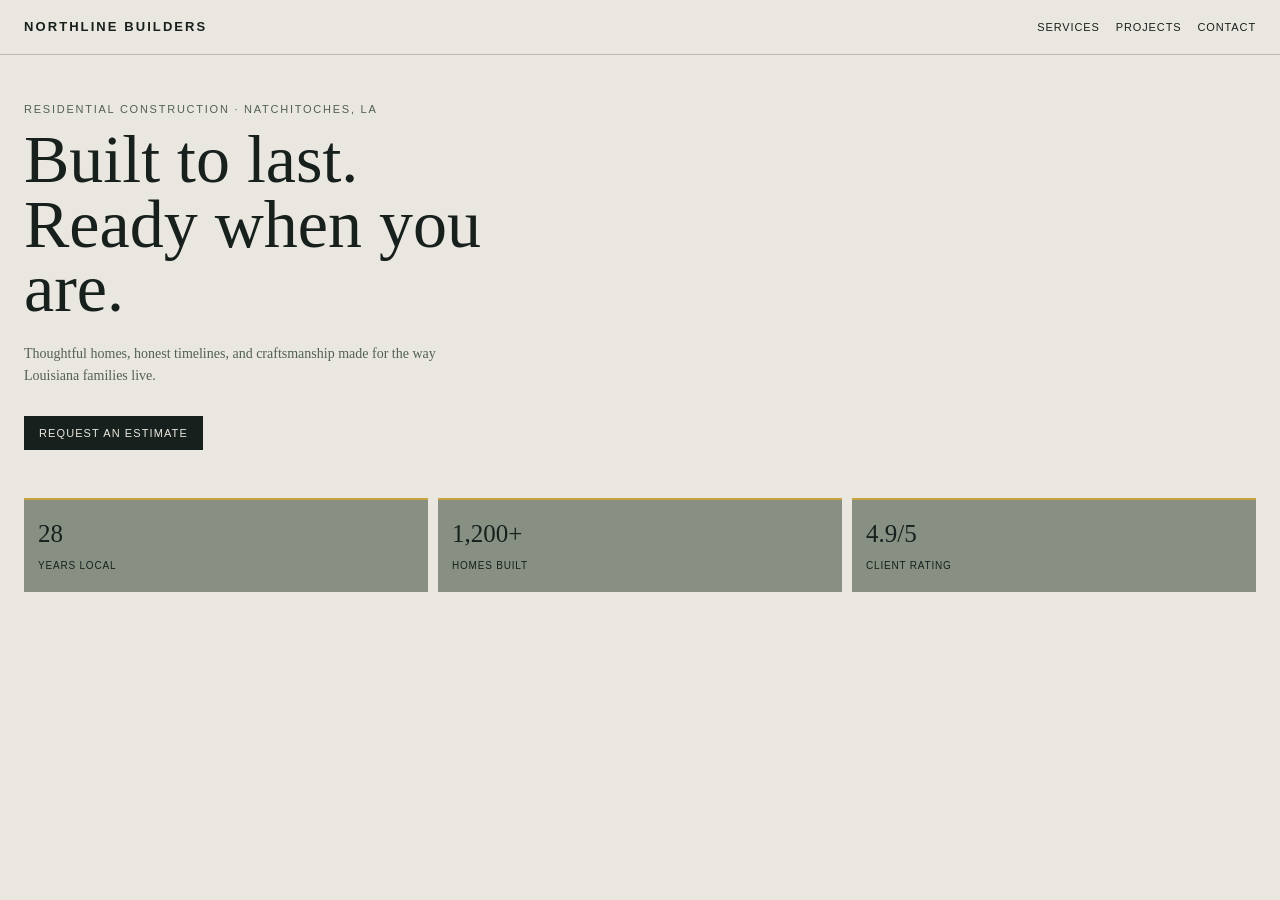
<file: contractor-site/index.html>
<!doctype html>
<html lang="en">
<head>
  <meta charset="utf-8" />
  <meta name="viewport" content="width=device-width, initial-scale=1" />
  <title>Northline Builders</title>
  <style>
    :root { --ink: #17201d; --paper: #e9e7df; --sage: #879083; --line: rgba(23,32,29,.22); --gold: #c9a341; }
    * { box-sizing: border-box; } body { margin: 0; background: var(--paper); color: var(--ink); font: 14px/1.6 Georgia, serif; }
    header { display: flex; justify-content: space-between; align-items: center; gap: 16px; padding: 20px 24px; border-bottom: 1px solid var(--line); }
    .logo { font: 600 13px/1.1 Arial, sans-serif; letter-spacing: .16em; text-transform: uppercase; } nav { display: flex; gap: 16px; font: 11px Arial, sans-serif; text-transform: uppercase; letter-spacing: .08em; } nav a { color: inherit; text-decoration: none; }
    main { padding: 48px 24px; } .eyebrow { margin: 0 0 12px; color: #526057; font: 11px Arial, sans-serif; letter-spacing: .16em; text-transform: uppercase; }
    h1 { max-width: 500px; margin: 0; font-size: clamp(38px, 6vw, 68px); line-height: .95; font-weight: 400; } .intro { max-width: 470px; margin: 22px 0 28px; color: #526057; }
    .button { display: inline-block; padding: 11px 15px; background: var(--ink); color: var(--paper); font: 11px Arial, sans-serif; letter-spacing: .1em; text-decoration: none; text-transform: uppercase; }
    .proof { display: grid; grid-template-columns: repeat(3, 1fr); gap: 10px; margin-top: 48px; } .proof div { min-height: 94px; padding: 14px; border-top: 2px solid var(--gold); background: var(--sage); } .proof strong { display: block; font-size: 25px; font-weight: 400; } .proof span { font: 10px Arial, sans-serif; letter-spacing: .08em; text-transform: uppercase; }
    @media (max-width: 560px) { header { align-items: flex-start; flex-direction: column; } nav { gap: 11px; } main { padding: 36px 20px; } .proof { grid-template-columns: 1fr; } }
  </style>
</head>
<body>
  <header><div class="logo">Northline Builders</div><nav><a href="#services">Services</a><a href="#projects">Projects</a><a href="#contact">Contact</a></nav></header>
  <main><p class="eyebrow">Residential construction · Natchitoches, LA</p><h1>Built to last. Ready when you are.</h1><p class="intro">Thoughtful homes, honest timelines, and craftsmanship made for the way Louisiana families live.</p><a class="button" href="#contact">Request an estimate</a><div class="proof" id="projects"><div><strong>28</strong><span>Years local</span></div><div><strong>1,200+</strong><span>Homes built</span></div><div><strong>4.9/5</strong><span>Client rating</span></div></div></main>
</body>
</html>
</file>
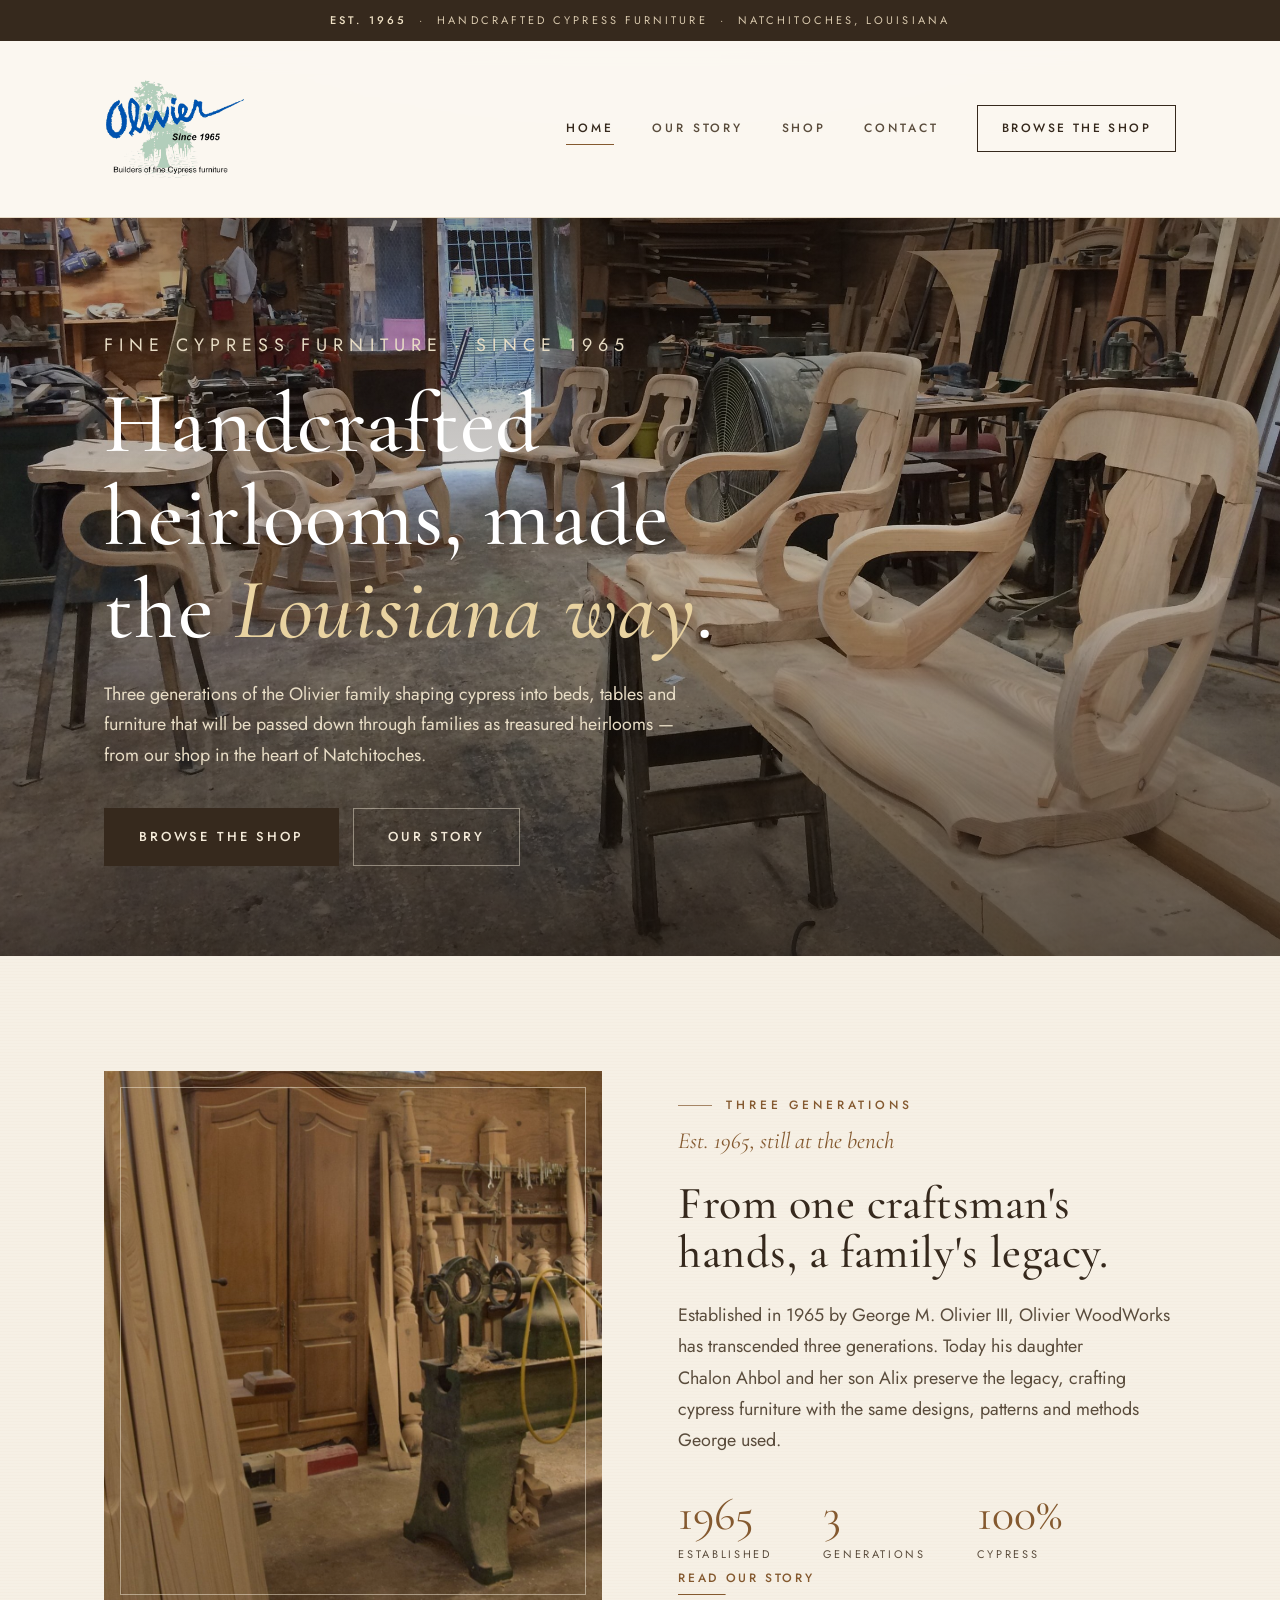
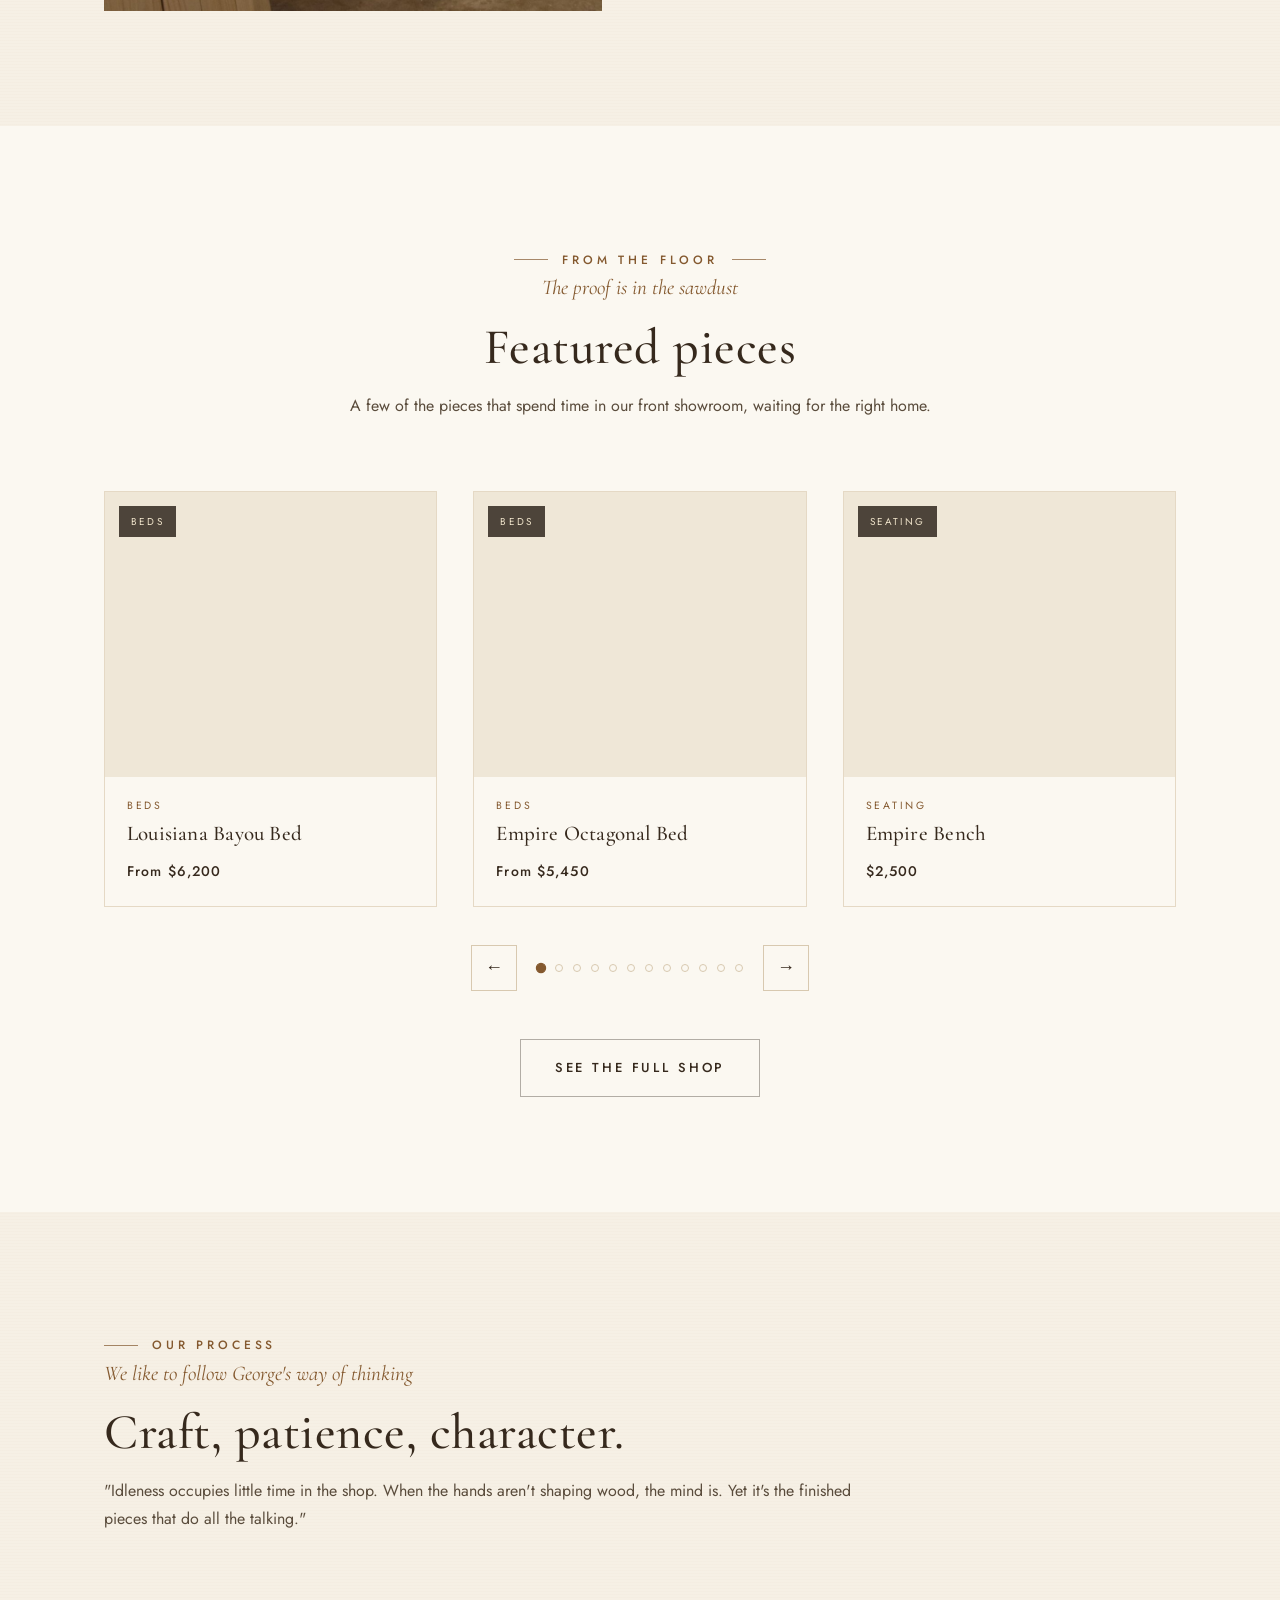
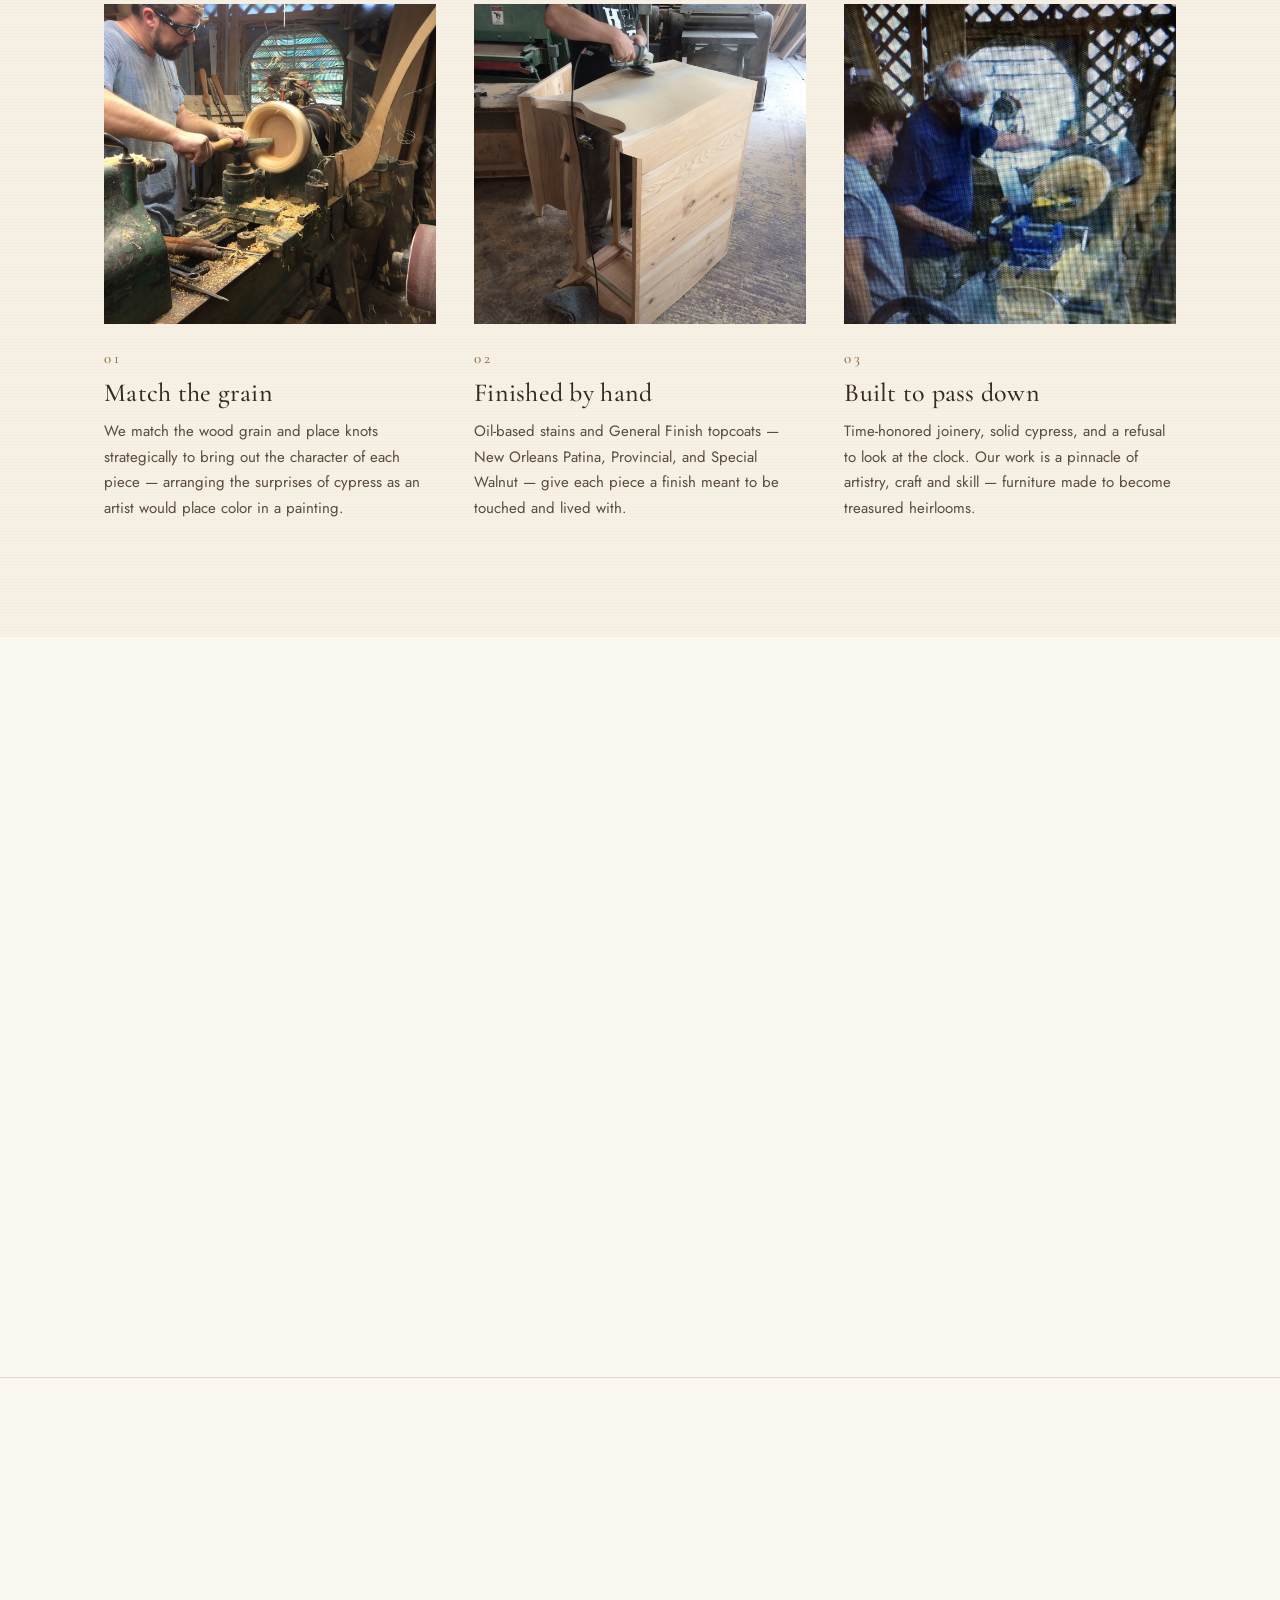
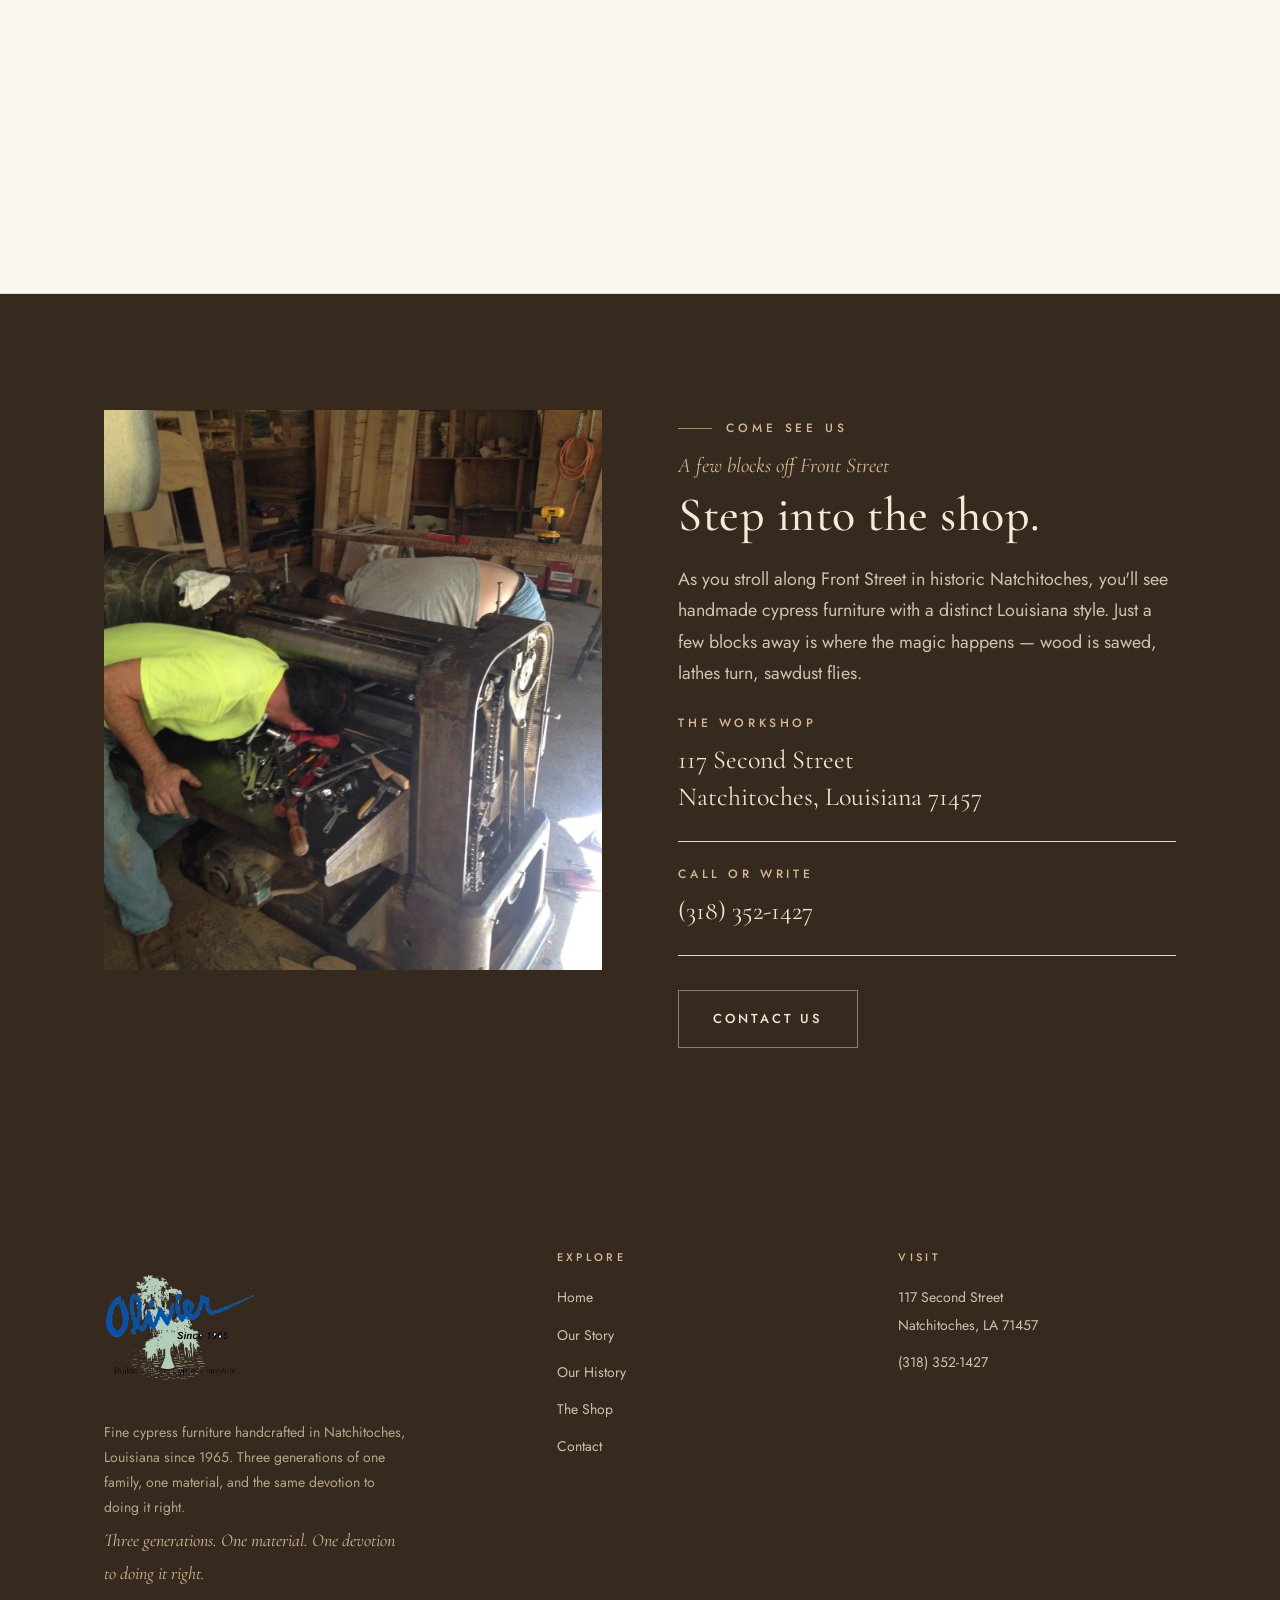
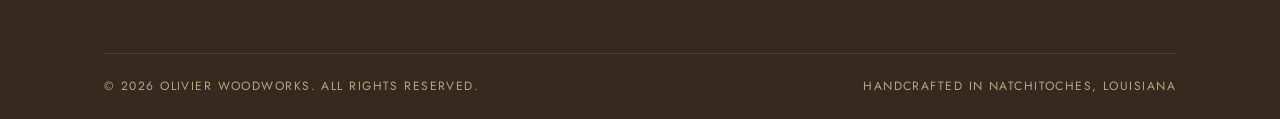
<file: olivia-site/index.html>
<!DOCTYPE html>
<html lang="en">
<head>
  <meta charset="UTF-8">
  <meta name="viewport" content="width=device-width, initial-scale=1">
  <title>Olivier WoodWorks — Fine Cypress Furniture, Natchitoches, Louisiana</title>
  <meta name="description" content="Fine cypress furniture handcrafted in Natchitoches, Louisiana since 1965. Three generations of the Olivier family crafting heirloom beds, tables, seating and more.">
  <link rel="preconnect" href="https://fonts.googleapis.com">
  <link rel="preconnect" href="https://fonts.gstatic.com" crossorigin>
  <link href="https://fonts.googleapis.com/css2?family=Cormorant+Garamond:ital,wght@0,400;0,500;0,600;1,400;1,500&family=Jost:wght@300;400;500&display=swap" rel="stylesheet">
  <link rel="stylesheet" href="assets/css/style.css">
</head>
<body>

  <div class="announce">
    <strong>Est. 1965</strong> &nbsp;·&nbsp; Handcrafted cypress furniture &nbsp;·&nbsp; Natchitoches, Louisiana
  </div>

  <header class="header" id="header">
    <div class="header-inner">
      <a class="logo" href="index.html">
        <img class="logo-img" src="assets/img/site/logo.png" alt="Olivier WoodWorks">
      </a>
      <nav class="nav" aria-label="Primary">
        <a href="index.html" aria-current="page">Home</a>
        <a href="about.html">Our Story</a>
        <a href="shop.html">Shop</a>
        <a href="contact.html">Contact</a>
        <a class="nav-cta" href="shop.html">Browse the Shop</a>
      </nav>
      <button class="burger" id="burger" aria-label="Menu" aria-expanded="false">
        <span></span><span></span><span></span>
      </button>
    </div>
  </header>

  <div class="mobile-menu" aria-hidden="true">
    <a href="index.html">Home</a>
    <a href="about.html">Our Story</a>
    <a href="shop.html">Shop</a>
    <a href="contact.html">Contact</a>
    <div class="mobile-menu-foot">
      117 Second Street, Natchitoches, LA<br>
      <strong>(318) 352-1427</strong>
    </div>
  </div>

  <main>
    <!-- Hero -->
    <section class="hero">
      <div class="hero-media">
        <img src="assets/img/site/hero-home.jpg" alt="The Olivier WoodWorks workshop in Natchitoches, Louisiana" fetchpriority="high">
      </div>
      <div class="hero-content">
        <p class="hero-kicker reveal">Fine cypress furniture · since 1965</p>
        <h1 class="reveal" data-delay="1">Handcrafted heirlooms, made the <span class="accent">Louisiana way</span>.</h1>
        <p class="reveal" data-delay="2">Three generations of the Olivier family shaping cypress into beds, tables and furniture that will be passed down through families as treasured heirlooms — from our shop in the heart of Natchitoches.</p>
        <div class="hero-actions reveal" data-delay="3">
          <a class="btn btn--solid" href="shop.html">Browse the Shop</a>
          <a class="btn btn--outline" href="about.html">Our Story</a>
        </div>
      </div>
    </section>

    <!-- Intro -->
    <section class="section">
      <div class="container split">
        <div class="split-media reveal">
          <img src="assets/img/site/workshop-7.jpg" alt="Inside the Olivier WoodWorks workshop">
          <span class="frame"></span>
        </div>
        <div class="split-body reveal" data-delay="1">
          <span class="eyebrow">Three generations</span>
          <span class="hand">Est. 1965, still at the bench</span>
          <h2>From one craftsman's hands, a family's legacy.</h2>
          <p class="lead">Established in 1965 by George M. Olivier III, Olivier WoodWorks has transcended three generations. Today his daughter Chalon Ahbol and her son Alix preserve the legacy, crafting cypress furniture with the same designs, patterns and methods George used.</p>
          <div class="split-stats">
            <div class="stat">
              <div class="stat-num">1965</div>
              <div class="stat-label">Established</div>
            </div>
            <div class="stat">
              <div class="stat-num">3</div>
              <div class="stat-label">Generations</div>
            </div>
            <div class="stat">
              <div class="stat-num">100%</div>
              <div class="stat-label">Cypress</div>
            </div>
          </div>
          <a class="text-link" href="about.html">Read our story</a>
        </div>
      </div>
    </section>

    <!-- Featured pieces -->
    <section class="section section--paper">
      <div class="container">
        <div class="section-head section-head--center reveal">
          <span class="eyebrow">From the floor</span>
          <span class="hand">The proof is in the sawdust</span>
          <h2>Featured pieces</h2>
          <p>A few of the pieces that spend time in our front showroom, waiting for the right home.</p>
        </div>
        <div class="featured-carousel" id="featuredCarousel">
          <div class="featured-track product-grid" id="featuredTrack"></div>
          <div class="featured-nav reveal" data-delay="1">
            <button class="featured-btn" id="featuredPrev" type="button" aria-label="Previous pieces">&#8592;</button>
            <div class="featured-dots" id="featuredDots"></div>
            <button class="featured-btn" id="featuredNext" type="button" aria-label="Next pieces">&#8594;</button>
          </div>
        </div>
        <div class="center" style="margin-top:48px">
          <a class="btn btn--outline-dark" href="shop.html">See the full shop</a>
        </div>
      </div>
    </section>

    <!-- Craft -->
    <section class="section">
      <div class="container">
        <div class="section-head reveal">
          <span class="eyebrow">Our process</span>
          <span class="hand">We like to follow George's way of thinking</span>
          <h2>Craft, patience, character.</h2>
          <p>"Idleness occupies little time in the shop. When the hands aren't shaping wood, the mind is. Yet it's the finished pieces that do all the talking."</p>
        </div>
        <div class="craft-grid">
          <div class="craft-item reveal">
            <div class="craft-media">
              <img src="assets/img/site/workshop-1.jpg" alt="Wood being shaped at the workbench" loading="lazy">
            </div>
            <div class="craft-num">01</div>
            <h3>Match the grain</h3>
            <p>We match the wood grain and place knots strategically to bring out the character of each piece — arranging the surprises of cypress as an artist would place color in a painting.</p>
          </div>
          <div class="craft-item reveal" data-delay="1">
            <div class="craft-media">
              <img src="assets/img/site/workshop-3.jpg" alt="Hand finishing a piece of furniture" loading="lazy">
            </div>
            <div class="craft-num">02</div>
            <h3>Finished by hand</h3>
            <p>Oil-based stains and General Finish topcoats — New Orleans Patina, Provincial, and Special Walnut — give each piece a finish meant to be touched and lived with.</p>
          </div>
          <div class="craft-item reveal" data-delay="2">
            <div class="craft-media">
              <img src="assets/img/site/workshop-2.jpg" alt="Joinery and details in the workshop" loading="lazy">
            </div>
            <div class="craft-num">03</div>
            <h3>Built to pass down</h3>
            <p>Time-honored joinery, solid cypress, and a refusal to look at the clock. Our work is a pinnacle of artistry, craft and skill — furniture made to become treasured heirlooms.</p>
          </div>
        </div>
      </div>
    </section>

    <!-- Finishes -->
    <section class="section section--paper">
      <div class="container finishes">
        <div class="finish-body reveal">
          <span class="eyebrow">Finished by hand</span>
          <span style="display:block;font-family:var(--font-display);font-style:italic;font-size:19px;color:var(--wood-deep);margin-top:8px">Every piece, oiled and sealed</span>
          <h2 style="font-size:clamp(30px,4.4vw,48px);margin:12px 0 8px">Three signature finishes</h2>
          <p class="lead">Each piece is finished with oil-based stains and General Finish topcoats, chosen to bring out the quiet warmth of Louisiana cypress.</p>
          <div class="finish-list">
            <div class="finish-row">
              <span class="finish-swatch" style="background:#4a3a2b"></span>
              <span class="finish-name">New Orleans Patina</span>
              <span class="finish-note">Deep &amp; aged</span>
            </div>
            <div class="finish-row">
              <span class="finish-swatch" style="background:#8a6a45"></span>
              <span class="finish-name">Provincial</span>
              <span class="finish-note">Warm &amp; mellow</span>
            </div>
            <div class="finish-row">
              <span class="finish-swatch" style="background:#b09167"></span>
              <span class="finish-name">Special Walnut</span>
              <span class="finish-note">Golden &amp; soft</span>
            </div>
          </div>
          <a class="text-link" href="contact.html" style="margin-top:24px">Ask us about a finish</a>
        </div>
        <div class="finish-media reveal" data-delay="1">
          <img src="assets/img/site/finish-swatches.jpg" alt="Finished cypress wood samples" loading="lazy">
        </div>
      </div>
    </section>

    <!-- Quote -->
    <section class="quote-band">
      <blockquote class="reveal">
        "My pieces are mighty comfortable to be with. They're not so fine that you think you're livin' in a museum. You can make something so fine you can't enjoy it."
      </blockquote>
      <cite class="reveal" data-delay="1">— George M. Olivier III, founder</cite>
    </section>

    <!-- Visit -->
    <section class="section section--dark">
      <div class="container visit-grid">
        <div class="visit-media reveal">
          <img src="assets/img/site/showroom.jpg" alt="The Olivier WoodWorks showroom" loading="lazy">
        </div>
        <div class="reveal" data-delay="1">
          <span class="eyebrow">Come see us</span>
          <span class="hand" style="color:#d3b98f;font-size:clamp(16px,2vw,21px);margin:10px 0 6px;display:block">A few blocks off Front Street</span>
          <h2 style="font-size:clamp(30px,4.4vw,48px);margin-bottom:22px">Step into the shop.</h2>
          <p class="lead" style="color:#cfc2ac">As you stroll along Front Street in historic Natchitoches, you'll see handmade cypress furniture with a distinct Louisiana style. Just a few blocks away is where the magic happens — wood is sawed, lathes turn, sawdust flies.</p>
          <div class="info-block" style="margin-top:28px">
            <h3 style="color:#d3b98f">The workshop</h3>
            <p style="color:#f0e4cb">117 Second Street<br>Natchitoches, Louisiana 71457</p>
          </div>
          <div class="info-block">
            <h3 style="color:#d3b98f">Call or write</h3>
            <p style="color:#f0e4cb">(318) 352-1427</p>
          </div>
          <a class="btn btn--outline" href="contact.html" style="margin-top:8px">Contact us</a>
        </div>
      </div>
    </section>
  </main>

  <footer class="footer">
    <div class="container">
      <div class="footer-grid">
        <div>
          <a class="logo" href="index.html"><img class="logo-img" src="assets/img/site/logo.png" alt="Olivier WoodWorks"></a>
          <p>Fine cypress furniture handcrafted in Natchitoches, Louisiana since 1965. Three generations of one family, one material, and the same devotion to doing it right.</p>
          <p class="footer-note">Three generations. One material. One devotion to doing it right.</p>
        </div>
        <div>
          <h4>Explore</h4>
          <ul>
            <li><a href="index.html">Home</a></li>
            <li><a href="about.html">Our Story</a></li>
            <li><a href="about.html#history">Our History</a></li>
            <li><a href="shop.html">The Shop</a></li>
            <li><a href="contact.html">Contact</a></li>
          </ul>
        </div>
        <div>
          <h4>Visit</h4>
          <ul>
            <li><a href="contact.html">117 Second Street<br>Natchitoches, LA 71457</a></li>
            <li><a href="tel:+13183521427">(318) 352-1427</a></li>
          </ul>
        </div>
      </div>
      <div class="footer-bottom">
        <span>© <span id="year"></span> Olivier WoodWorks. All rights reserved.</span>
        <span>Handcrafted in Natchitoches, Louisiana</span>
      </div>
    </div>
  </footer>

  <div class="modal" id="productModal" role="dialog" aria-modal="true" aria-label="Product details">
    <div class="modal-backdrop" id="modalBackdrop"></div>
    <div class="modal-panel"></div>
  </div>

  <script src="assets/js/products.js"></script>
  <script src="assets/js/main.js"></script>
  <script>document.getElementById("year").textContent = new Date().getFullYear();</script>
</body>
</html>
</file>
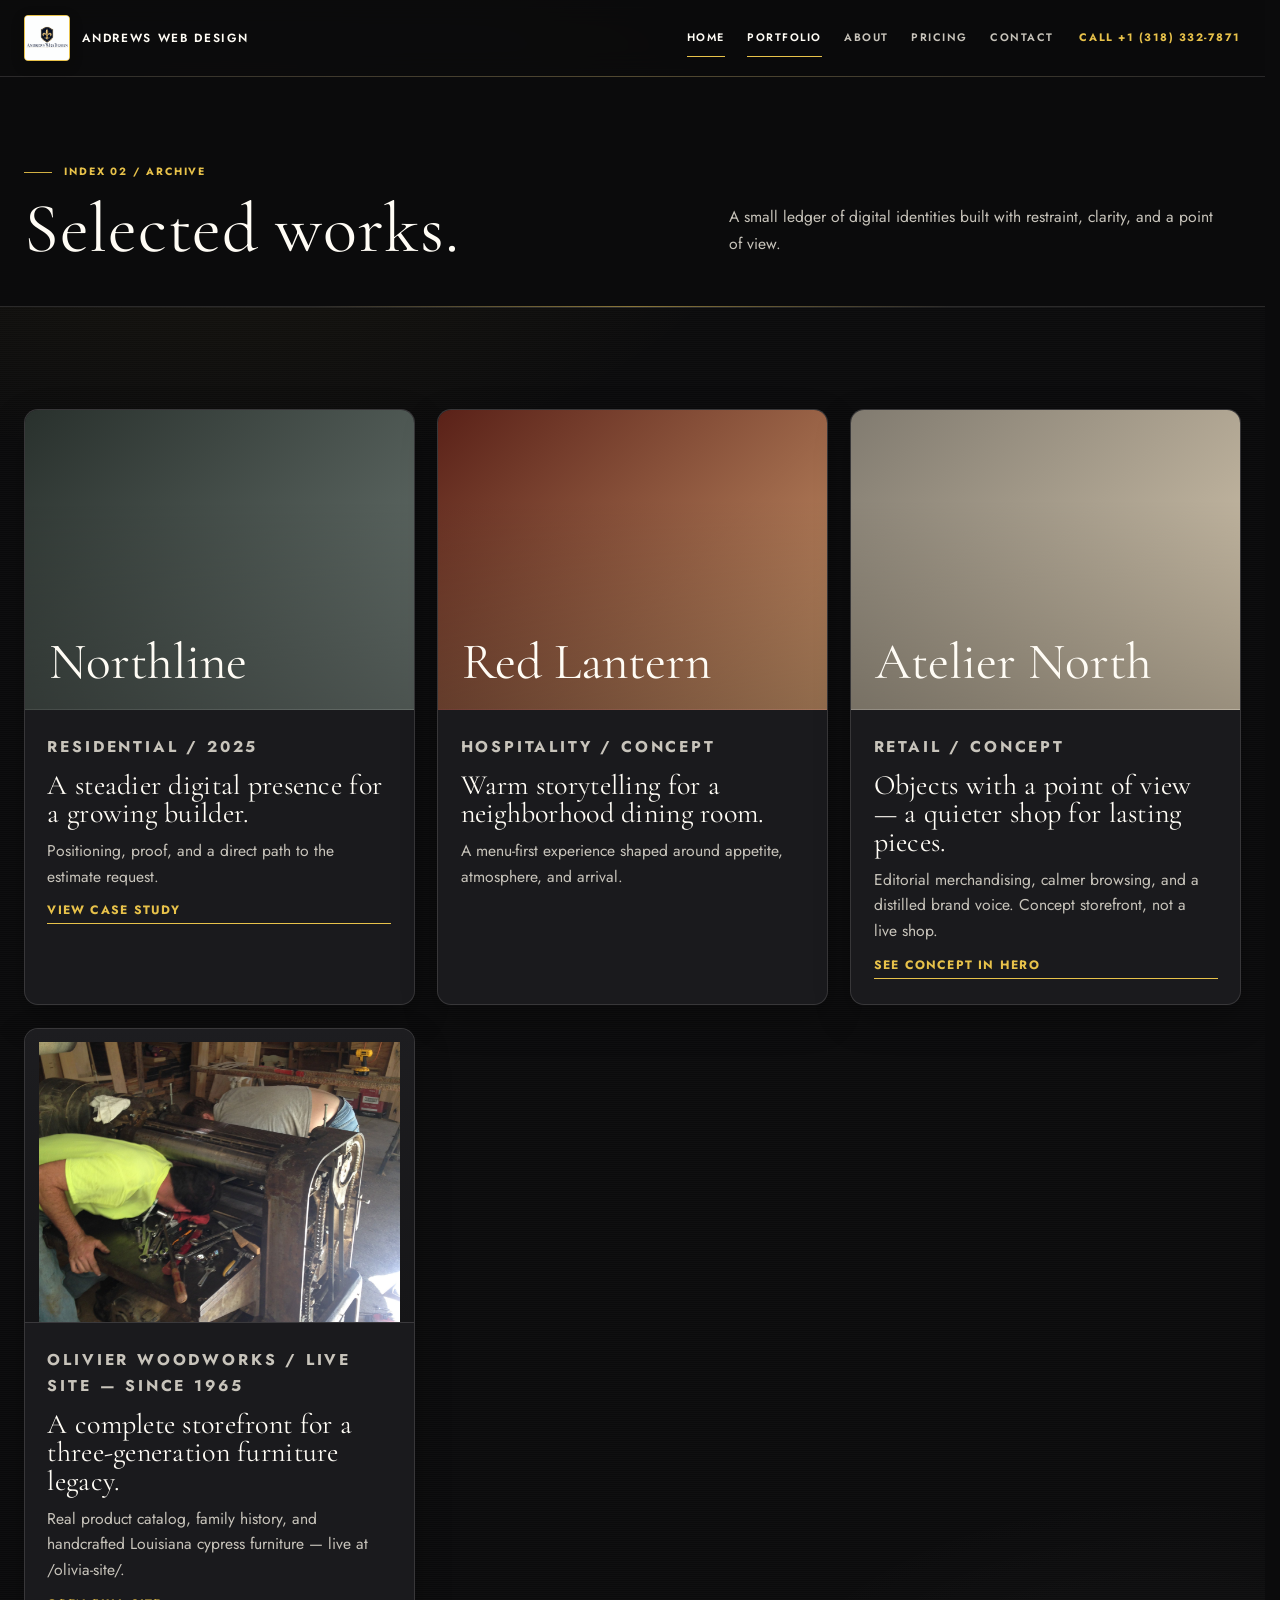
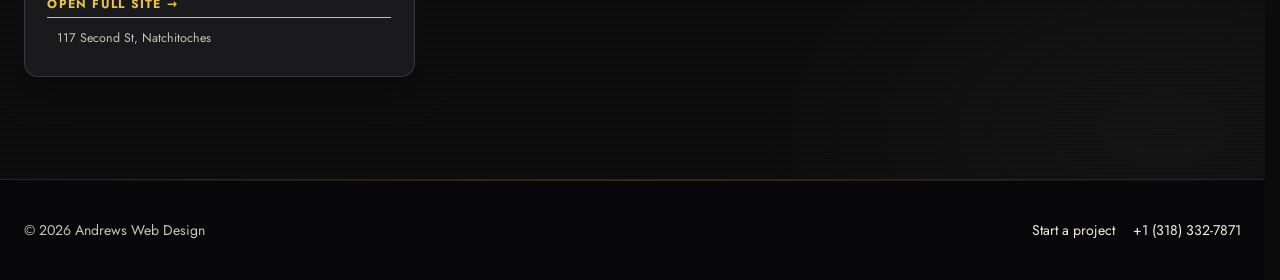
<file: portfolio/index.html>
<!DOCTYPE html>
<html lang="en">
<head>
  <meta charset="UTF-8" />
  <meta name="viewport" content="width=device-width, initial-scale=1.0" />
  <title>Selected Works | Andrews Web Design</title>
  <meta name="description" content="A selection of editorial websites designed and built for ambitious local businesses." />
  <meta name="theme-color" content="#0b0b0c" />
  <link rel="preconnect" href="https://fonts.googleapis.com" />
  <link rel="preconnect" href="https://fonts.gstatic.com" crossorigin />
  <link href="https://fonts.googleapis.com/css2?family=Cormorant+Garamond:wght@400;500;600&family=Jost:wght@400;500;600&display=swap" rel="stylesheet" />
  <link rel="stylesheet" href="../css/style.css" />
</head>
<body>
  <header class="site-header"><div class="container nav-wrap">
    <a class="brand" href="../index.html" aria-label="Andrews Web Design home"><span class="brand-mark"><img src="../colored-logo.png" alt="Andrews Web Design logo" width="112" height="112" /></span><span>Andrews Web Design</span></a>
    <button class="nav-toggle" aria-expanded="false" aria-controls="site-nav" aria-label="Toggle menu"><span></span><span></span><span></span></button>
    <nav id="site-nav" class="site-nav" aria-label="Main navigation"><a href="../index.html" class="nav-link">Home</a><a href="index.html" class="nav-link active" aria-current="page">Portfolio</a><a href="../about.html" class="nav-link">About</a><a href="../pricing.html" class="nav-link">Pricing</a><a href="../contact.html" class="nav-link">Contact</a><a href="tel:+13183327871" class="phone-link">Call +1 (318) 332-7871</a></nav>
  </div></header>
  <main>
    <section class="page-banner"><div class="container page-banner-inner"><div><p class="page-kicker">Index 02 / Archive</p><h1>Selected works.</h1></div><p class="page-summary">A small ledger of digital identities built with restraint, clarity, and a point of view.</p></div></section>
    <section class="section"><div class="container case-grid">
      <article class="case-study-card"><div class="project-preview portfolio-art portfolio-art--northline"><span>Northline</span></div><div class="card-body"><p class="mini-tag">Residential / 2025</p><h3><a href="northline/index.html">A steadier digital presence for a growing builder.</a></h3><p>Positioning, proof, and a direct path to the estimate request.</p><a class="text-link" href="northline/index.html">View case study</a></div></article>
      <article class="case-study-card"><div class="project-preview portfolio-art portfolio-art--lantern"><span>Red Lantern</span></div><div class="card-body"><p class="mini-tag">Hospitality / Concept</p><h3>Warm storytelling for a neighborhood dining room.</h3><p>A menu-first experience shaped around appetite, atmosphere, and arrival.</p></div></article>
      <article class="case-study-card"><div class="project-preview portfolio-art portfolio-art--maison"><span>Atelier North</span></div><div class="card-body"><p class="mini-tag">Retail / Concept</p><h3>Objects with a point of view — a quieter shop for lasting pieces.</h3><p>Editorial merchandising, calmer browsing, and a distilled brand voice. Concept storefront, not a live shop.</p><a class="text-link" href="../index.html">See concept in hero</a></div></article>
      <article class="case-study-card"><div class="project-preview"><img src="../olivia-site/assets/img/site/showroom.jpg" alt="Olivier WoodWorks showroom — fine cypress furniture" width="1200" height="750" loading="lazy" decoding="async" style="height:280px;object-fit:cover" /></div><div class="card-body"><p class="mini-tag">Olivier WoodWorks / Live site — Since 1965</p><h3><a href="../olivia-site/index.html">A complete storefront for a three-generation furniture legacy.</a></h3><p>Real product catalog, family history, and handcrafted Louisiana cypress furniture — live at /olivia-site/.</p><a class="text-link" href="../olivia-site/index.html">Open full site →</a> <span style="margin-left:.6rem;color:var(--muted);font-size:.78rem">117 Second St, Natchitoches</span></div></article>
    </div></section>
  </main>
  <footer class="site-footer"><div class="container footer-wrap"><p>© <span data-year></span> Andrews Web Design</p><div class="footer-links"><a href="../contact.html">Start a project</a><a href="tel:+13183327871">+1 (318) 332-7871</a></div></div></footer>
  <script src="../js/main.js"></script>
</body>
</html>
</file>
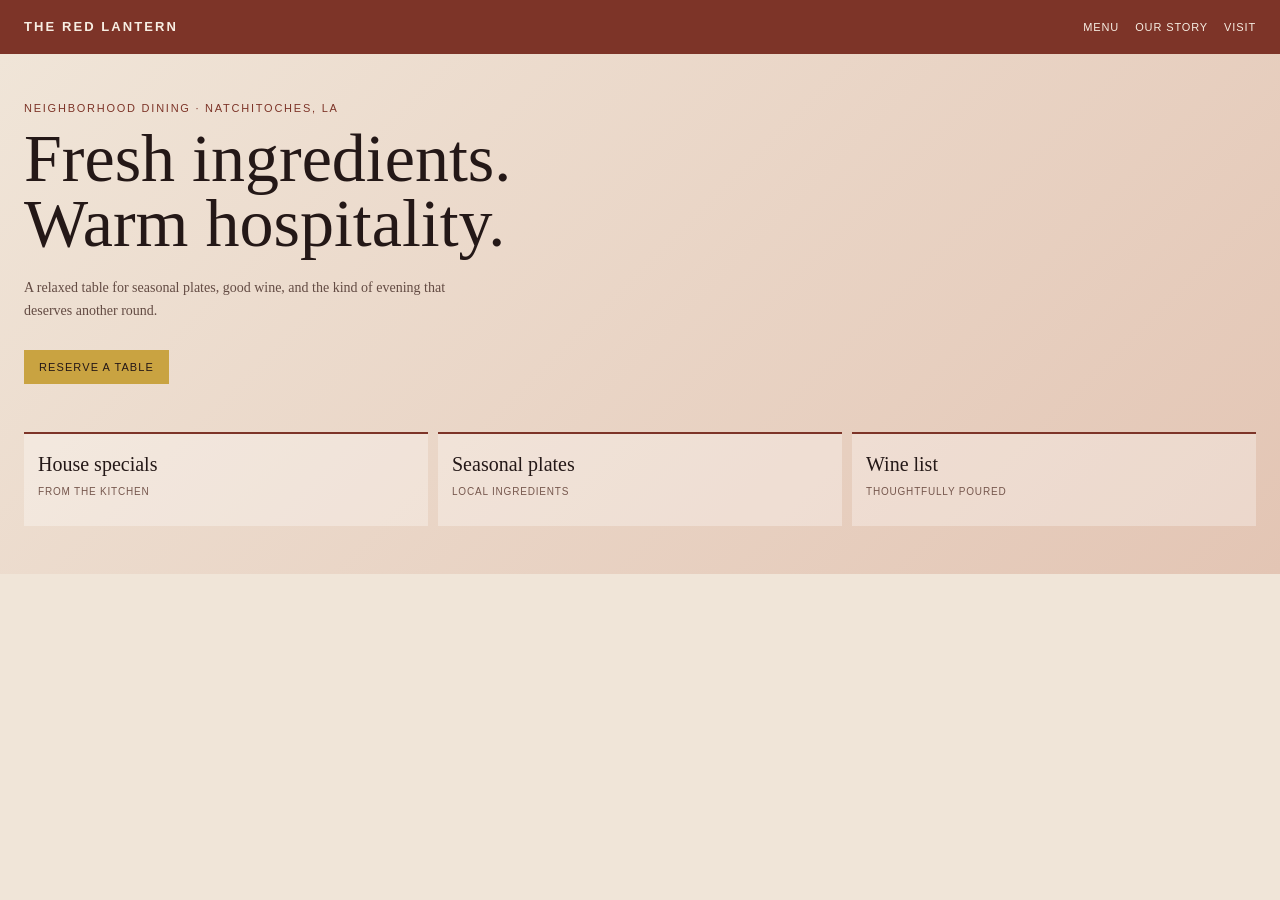
<file: restaurant-site/index.html>
<!doctype html>
<html lang="en">
<head>
  <meta charset="utf-8" />
  <meta name="viewport" content="width=device-width, initial-scale=1" />
  <title>The Red Lantern</title>
  <style>
    :root { --ink: #241817; --paper: #f0e5d8; --clay: #7d3428; --rose: #b96e54; --gold: #c9a341; }
    * { box-sizing: border-box; } body { margin: 0; background: var(--paper); color: var(--ink); font: 14px/1.6 Georgia, serif; }
    header { display: flex; justify-content: space-between; align-items: center; gap: 16px; padding: 20px 24px; background: var(--clay); color: #f7eee3; } .logo { font: 600 13px/1.1 Arial, sans-serif; letter-spacing: .16em; text-transform: uppercase; } nav { display: flex; gap: 16px; font: 11px Arial, sans-serif; text-transform: uppercase; letter-spacing: .08em; } nav a { color: inherit; text-decoration: none; }
    main { padding: 48px 24px; background: linear-gradient(135deg, var(--paper), #e3c5b4); } .eyebrow { margin: 0 0 12px; color: var(--clay); font: 11px Arial, sans-serif; letter-spacing: .16em; text-transform: uppercase; }
    h1 { max-width: 500px; margin: 0; font-size: clamp(38px, 6vw, 68px); line-height: .95; font-weight: 400; } .intro { max-width: 470px; margin: 22px 0 28px; color: #634b43; }
    .button { display: inline-block; padding: 11px 15px; background: var(--gold); color: var(--ink); font: 11px Arial, sans-serif; letter-spacing: .1em; text-decoration: none; text-transform: uppercase; }
    .menu { display: grid; grid-template-columns: repeat(3, 1fr); gap: 10px; margin-top: 48px; } .menu div { min-height: 94px; padding: 14px; border-top: 2px solid var(--clay); background: rgba(255,255,255,.3); } .menu strong { display: block; font-size: 20px; font-weight: 400; } .menu span { color: #76574d; font: 10px Arial, sans-serif; letter-spacing: .08em; text-transform: uppercase; }
    @media (max-width: 560px) { header { align-items: flex-start; flex-direction: column; } nav { gap: 11px; } main { padding: 36px 20px; } .menu { grid-template-columns: 1fr; } }
  </style>
</head>
<body>
  <header><div class="logo">The Red Lantern</div><nav><a href="#menu">Menu</a><a href="#story">Our story</a><a href="#visit">Visit</a></nav></header>
  <main><p class="eyebrow">Neighborhood dining · Natchitoches, LA</p><h1>Fresh ingredients. Warm hospitality.</h1><p class="intro">A relaxed table for seasonal plates, good wine, and the kind of evening that deserves another round.</p><a class="button" href="#visit">Reserve a table</a><div class="menu" id="menu"><div><strong>House specials</strong><span>From the kitchen</span></div><div><strong>Seasonal plates</strong><span>Local ingredients</span></div><div><strong>Wine list</strong><span>Thoughtfully poured</span></div></div></main>
</body>
</html>
</file>
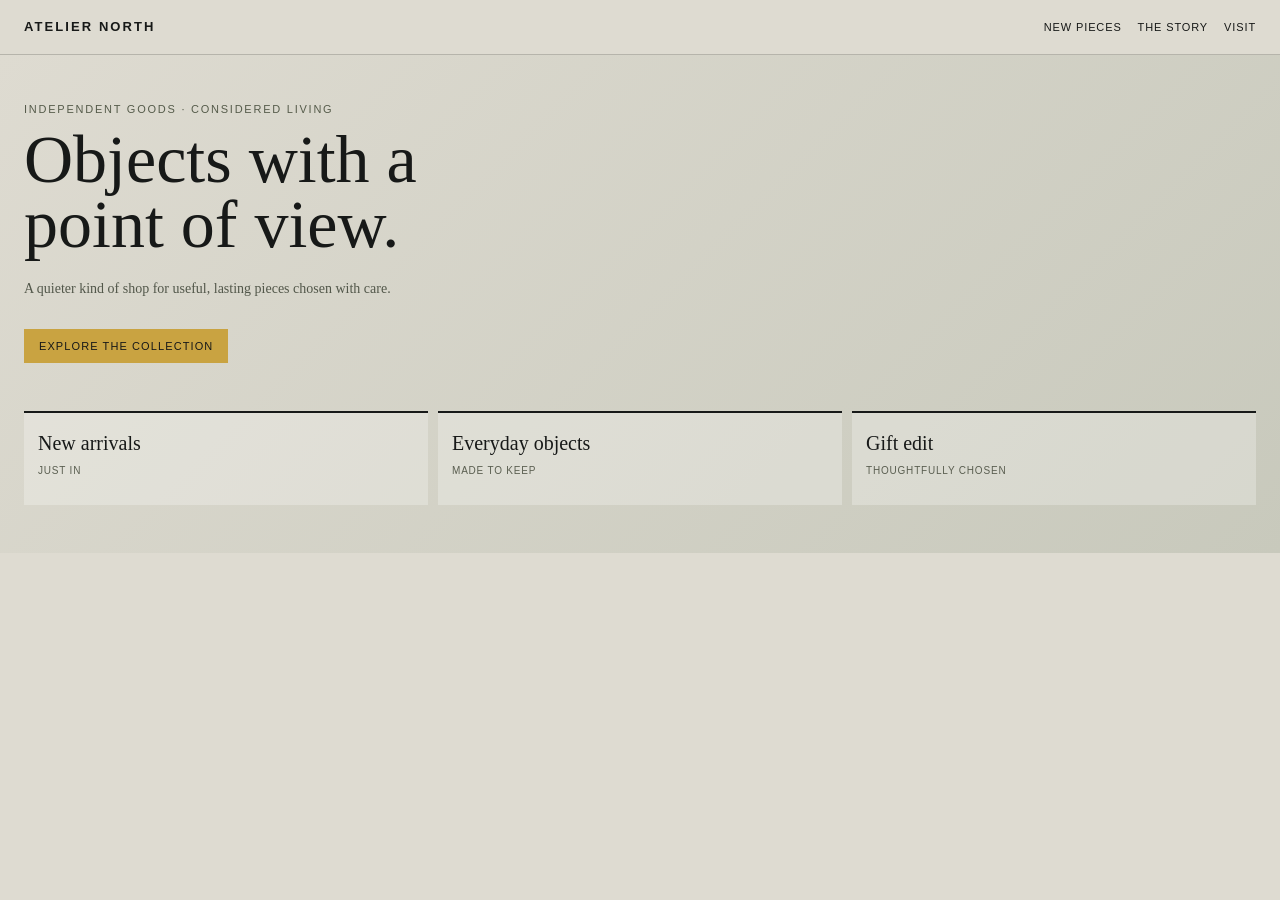
<file: retail-site/index.html>
<!doctype html>
<html lang="en">
<head>
  <meta charset="utf-8" />
  <meta name="viewport" content="width=device-width, initial-scale=1" />
  <title>Atelier North</title>
  <style>
    :root { --ink: #171918; --paper: #dedbd1; --olive: #686c59; --gold: #c9a341; --line: rgba(23,25,24,.2); }
    * { box-sizing: border-box; } body { margin: 0; background: var(--paper); color: var(--ink); font: 14px/1.6 Georgia, serif; }
    header { display: flex; justify-content: space-between; align-items: center; gap: 16px; padding: 20px 24px; border-bottom: 1px solid var(--line); } .logo { font: 600 13px/1.1 Arial, sans-serif; letter-spacing: .16em; text-transform: uppercase; } nav { display: flex; gap: 16px; font: 11px Arial, sans-serif; text-transform: uppercase; letter-spacing: .08em; } nav a { color: inherit; text-decoration: none; }
    main { padding: 48px 24px; background: linear-gradient(135deg, var(--paper), #c8c9bc); } .eyebrow { margin: 0 0 12px; color: #555b4a; font: 11px Arial, sans-serif; letter-spacing: .16em; text-transform: uppercase; }
    h1 { max-width: 500px; margin: 0; font-size: clamp(38px, 6vw, 68px); line-height: .95; font-weight: 400; } .intro { max-width: 470px; margin: 22px 0 28px; color: #52574a; }
    .button { display: inline-block; padding: 11px 15px; background: var(--gold); color: var(--ink); font: 11px Arial, sans-serif; letter-spacing: .1em; text-decoration: none; text-transform: uppercase; }
    .collection { display: grid; grid-template-columns: repeat(3, 1fr); gap: 10px; margin-top: 48px; } .collection div { min-height: 94px; padding: 14px; border-top: 2px solid var(--ink); background: rgba(255,255,255,.25); } .collection strong { display: block; font-size: 20px; font-weight: 400; } .collection span { color: #5a5e50; font: 10px Arial, sans-serif; letter-spacing: .08em; text-transform: uppercase; }
    @media (max-width: 560px) { header { align-items: flex-start; flex-direction: column; } nav { gap: 11px; } main { padding: 36px 20px; } .collection { grid-template-columns: 1fr; } }
  </style>
</head>
<body>
  <header><div class="logo">Atelier North</div><nav><a href="#new">New pieces</a><a href="#story">The story</a><a href="#visit">Visit</a></nav></header>
  <main><p class="eyebrow">Independent goods · considered living</p><h1>Objects with a point of view.</h1><p class="intro">A quieter kind of shop for useful, lasting pieces chosen with care.</p><a class="button" href="#new">Explore the collection</a><div class="collection" id="new"><div><strong>New arrivals</strong><span>Just in</span></div><div><strong>Everyday objects</strong><span>Made to keep</span></div><div><strong>Gift edit</strong><span>Thoughtfully chosen</span></div></div></main>
</body>
</html>
</file>
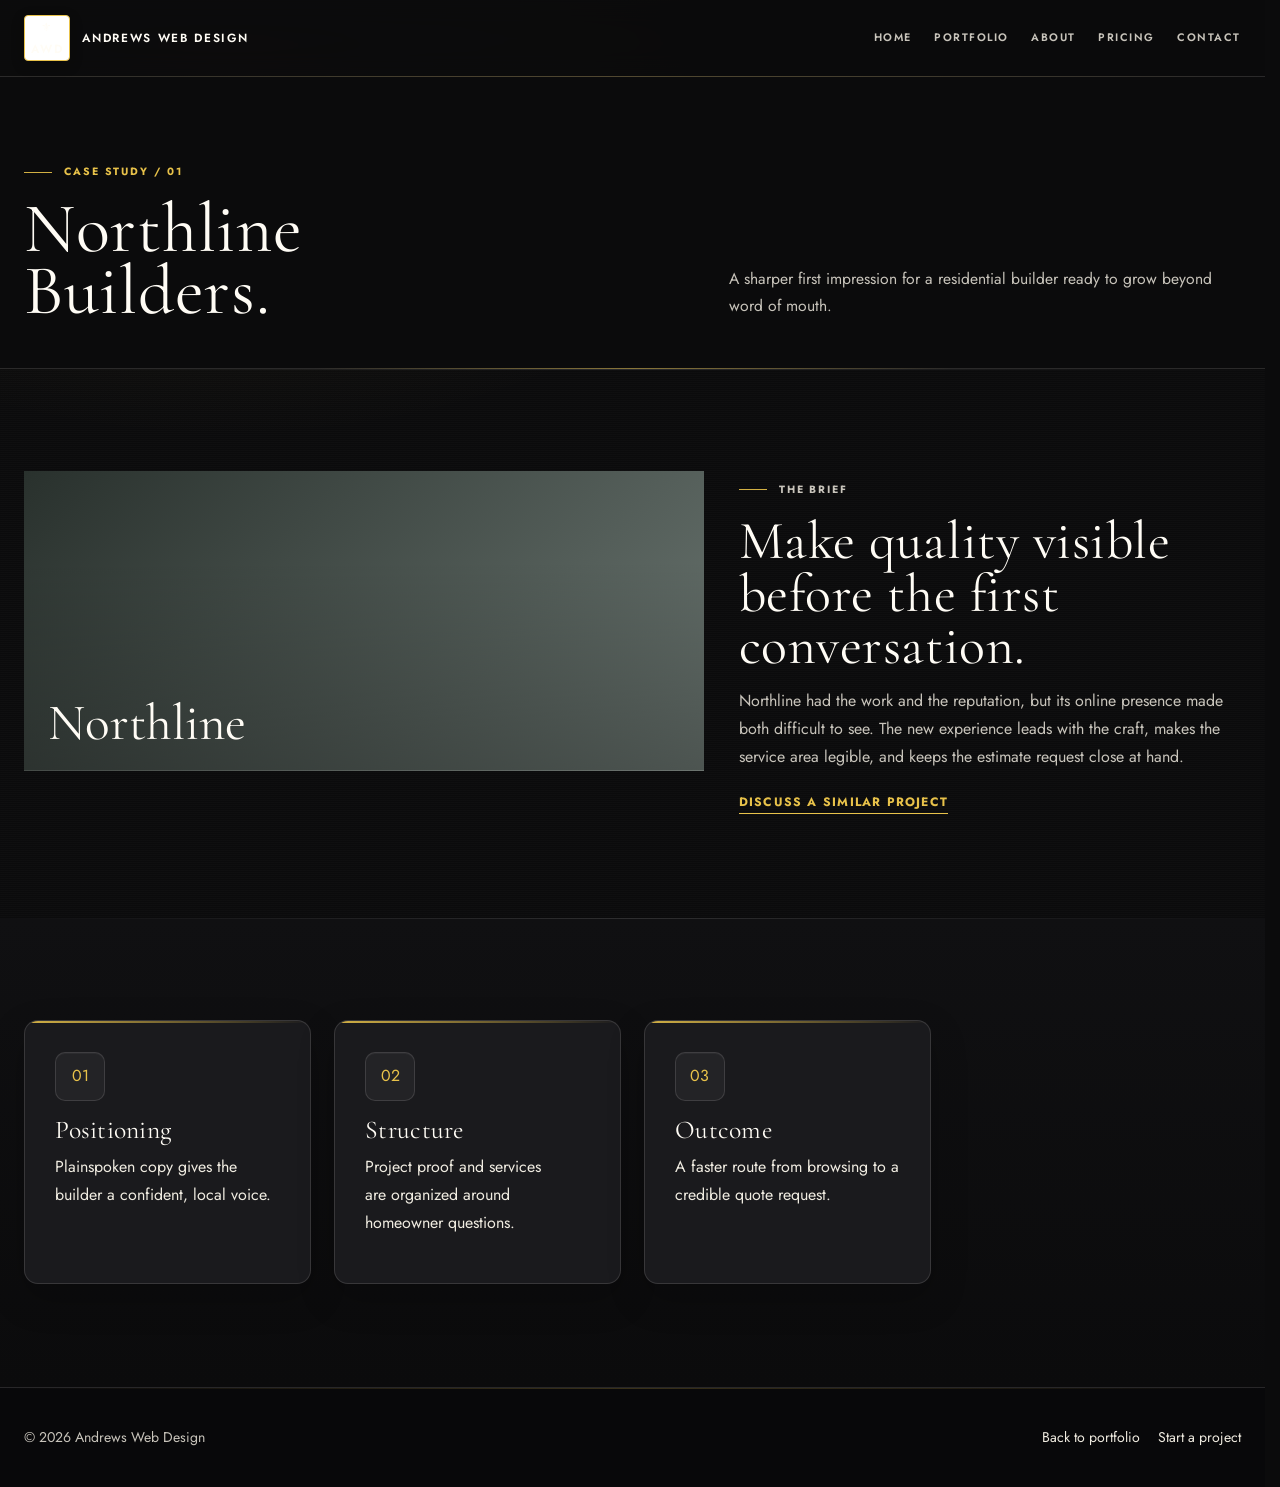
<file: portfolio/northline/index.html>
<!DOCTYPE html>
<html lang="en">
<head>
  <meta charset="UTF-8" />
  <meta name="viewport" content="width=device-width, initial-scale=1.0" />
  <title>Northline Builders | Case Study</title>
  <meta name="description" content="Northline Builders case study by Andrews Web Design." />
  <link rel="preconnect" href="https://fonts.googleapis.com" /><link rel="preconnect" href="https://fonts.gstatic.com" crossorigin />
  <link href="https://fonts.googleapis.com/css2?family=Cormorant+Garamond:wght@400;500;600&family=Jost:wght@400;500;600&display=swap" rel="stylesheet" />
  <link rel="stylesheet" href="../../css/style.css" />
</head>
<body>
  <header class="site-header"><div class="container nav-wrap"><a class="brand" href="../../index.html" aria-label="Andrews Web Design home"><span class="brand-mark"><span class="fleur-mark" aria-hidden="true">⚜</span><span class="brand-initials">AWD</span></span><span>Andrews Web Design</span></a><button class="nav-toggle" aria-expanded="false" aria-controls="site-nav"><span class="sr-only">Toggle menu</span><span></span><span></span><span></span></button><nav id="site-nav" class="site-nav" aria-label="Main navigation"><a href="../../index.html">Home</a><a href="../index.html" class="active">Portfolio</a><a href="../../about.html">About</a><a href="../../pricing.html">Pricing</a><a href="../../contact.html">Contact</a></nav></div></header>
  <main>
    <section class="page-banner"><div class="container page-banner-inner"><div><p class="page-kicker">Case study / 01</p><h1>Northline<br />Builders.</h1></div><p class="page-summary">A sharper first impression for a residential builder ready to grow beyond word of mouth.</p></div></section>
    <section class="section"><div class="container about-wrap"><div class="project-preview portfolio-art portfolio-art--northline"><span>Northline</span></div><div class="about-copy"><p class="eyebrow">The brief</p><h2>Make quality visible before the first conversation.</h2><p>Northline had the work and the reputation, but its online presence made both difficult to see. The new experience leads with the craft, makes the service area legible, and keeps the estimate request close at hand.</p><a href="../../contact.html" class="text-link">Discuss a similar project</a></div></div></section>
    <section class="section section-alt"><div class="container services-grid"><article class="service-item"><span class="service-icon">01</span><h3>Positioning</h3><p>Plainspoken copy gives the builder a confident, local voice.</p></article><article class="service-item"><span class="service-icon">02</span><h3>Structure</h3><p>Project proof and services are organized around homeowner questions.</p></article><article class="service-item"><span class="service-icon">03</span><h3>Outcome</h3><p>A faster route from browsing to a credible quote request.</p></article></div></section>
  </main>
  <footer class="site-footer"><div class="container footer-wrap"><p>© <span data-year></span> Andrews Web Design</p><div class="footer-links"><a href="../index.html">Back to portfolio</a><a href="../../contact.html">Start a project</a></div></div></footer><script src="../../js/main.js"></script>
</body>
</html>
</file>
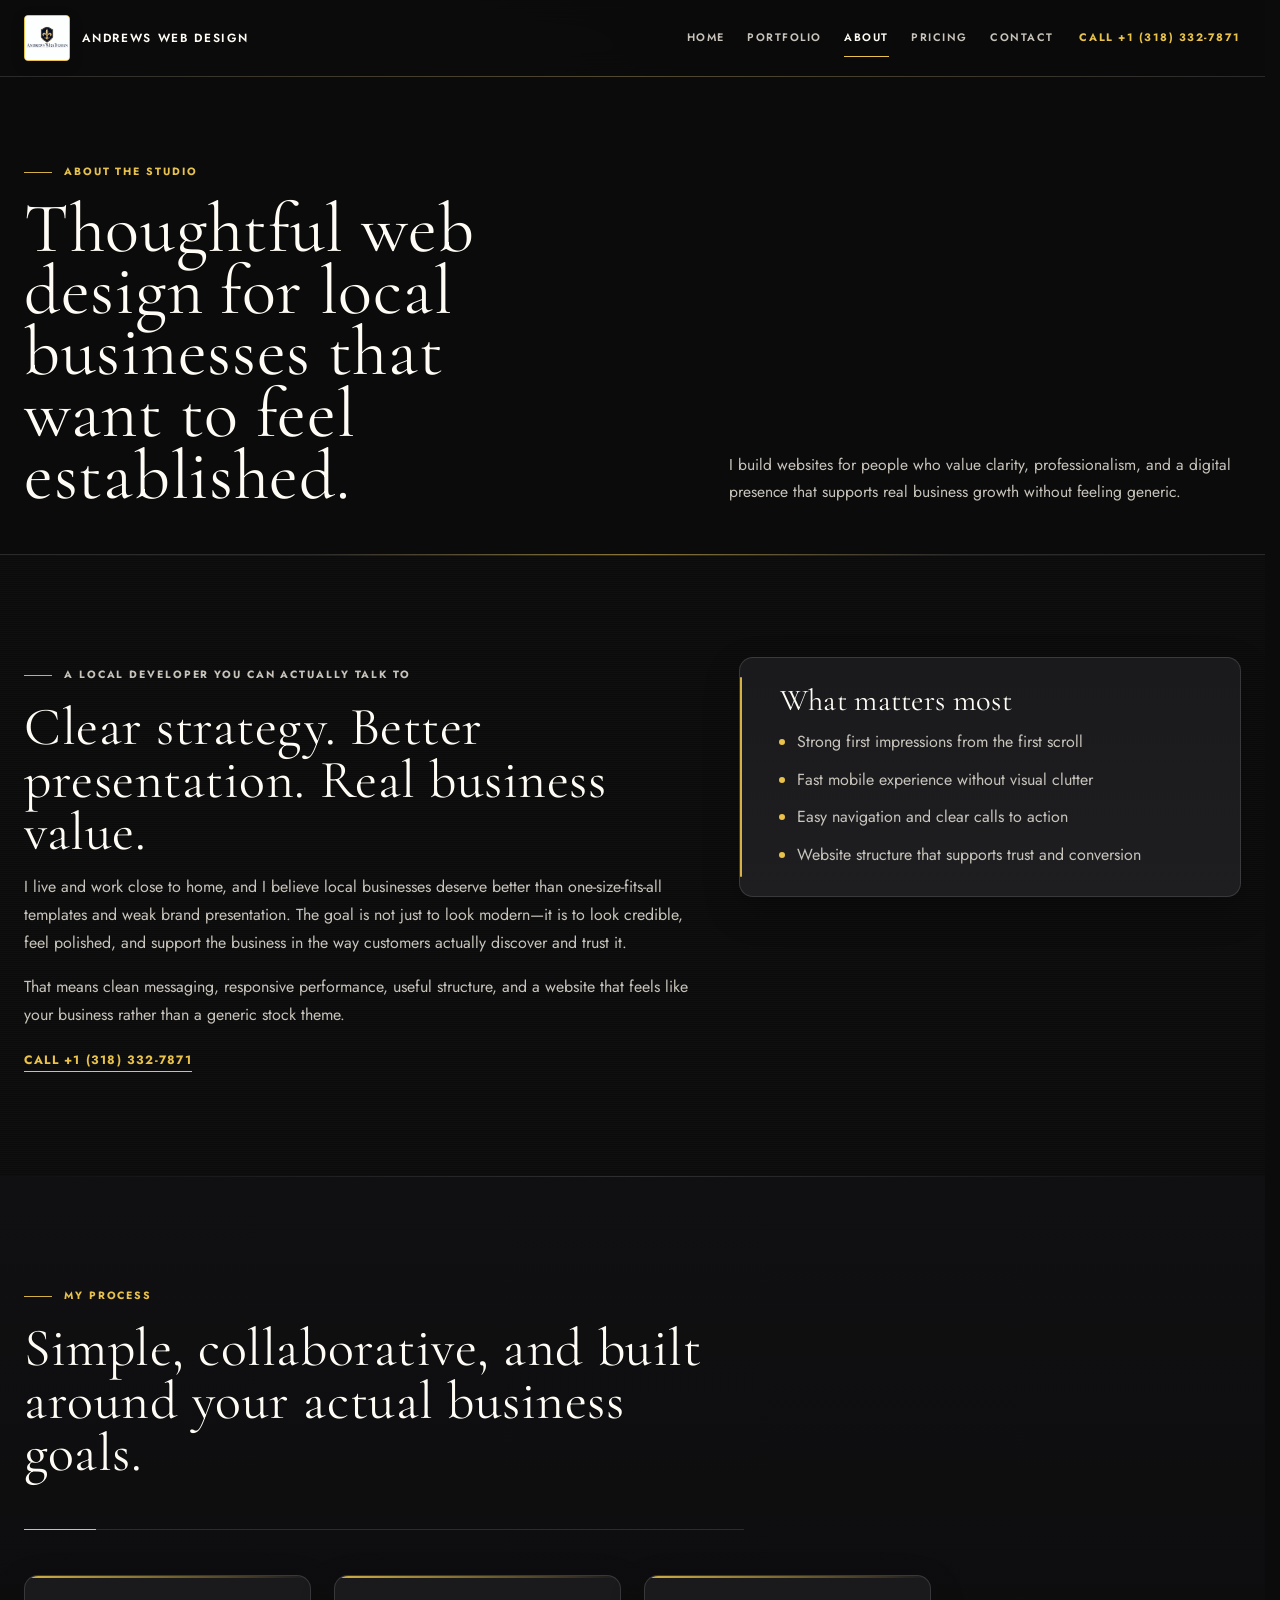
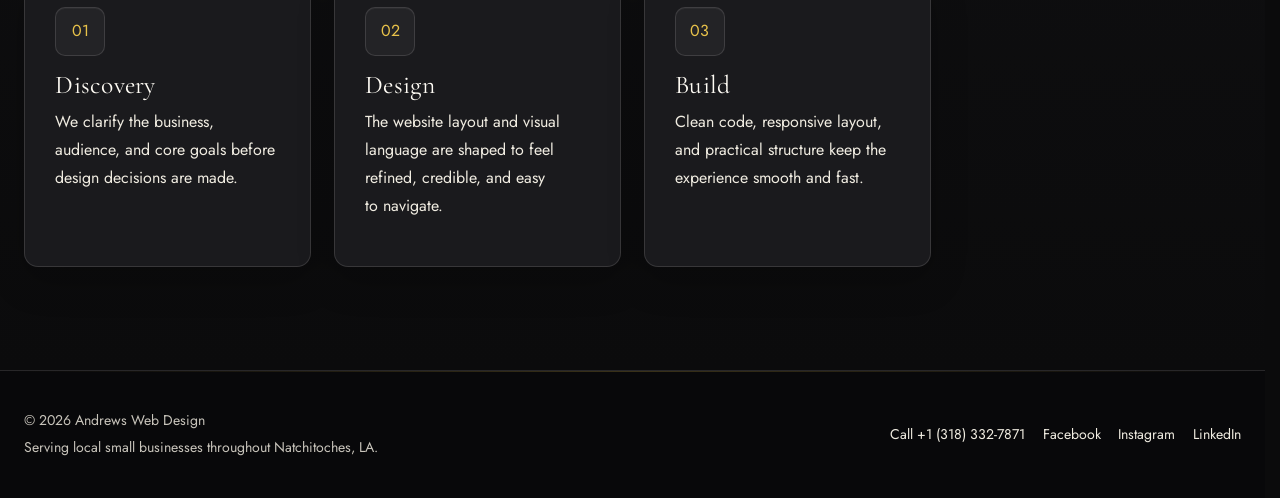
<file: about.html>
<!DOCTYPE html>
<html lang="en">
  <head>
    <meta charset="UTF-8" />
    <meta name="viewport" content="width=device-width, initial-scale=1.0" />
    <title>About | Andrews Web Design</title>
    <meta name="description" content="Learn about Andrews Web Design and the local-first web design process." />
    <meta name="theme-color" content="#0b0b0c" />
    <link rel="preconnect" href="https://fonts.googleapis.com" />
    <link rel="preconnect" href="https://fonts.gstatic.com" crossorigin />
    <link href="https://fonts.googleapis.com/css2?family=Cormorant+Garamond:wght@400;500;600;700&family=Jost:wght@400;500;600;700;800&display=swap" rel="stylesheet" />
    <link rel="stylesheet" href="css/style.css" />
  </head>
  <body>
    <header class="site-header">
      <div class="container nav-wrap">
        <a class="brand" href="index.html" aria-label="Andrews Web Design home">
          <span class="brand-mark"><img src="colored-logo.png" alt="Andrews Web Design logo" width="112" height="112" /></span>
          <span>Andrews Web Design</span>
        </a>
        <button class="nav-toggle" aria-expanded="false" aria-controls="site-nav" aria-label="Toggle menu">
          <span></span><span></span><span></span>
        </button>
        <nav id="site-nav" class="site-nav" aria-label="Main navigation">
          <a href="index.html" class="nav-link">Home</a>
          <a href="portfolio/index.html" class="nav-link">Portfolio</a>
          <a href="about.html" class="nav-link active">About</a>
          <a href="pricing.html" class="nav-link">Pricing</a>
          <a href="contact.html" class="nav-link">Contact</a>
          <a href="tel:+13183327871" class="phone-link nav-phone">Call +1 (318) 332-7871</a>
        </nav>
      </div>
    </header>

    <main>
      <section class="page-banner">
        <div class="container page-banner-inner">
          <div>
            <p class="page-kicker">About the studio</p>
            <h1>Thoughtful web design for local businesses that want to feel established.</h1>
          </div>
          <p class="page-summary">I build websites for people who value clarity, professionalism, and a digital presence that supports real business growth without feeling generic.</p>
        </div>
      </section>

      <section class="section">
        <div class="container about-wrap">
          <div class="about-copy">
            <p class="eyebrow">A local developer you can actually talk to</p>
            <h2>Clear strategy. Better presentation. Real business value.</h2>
            <p>I live and work close to home, and I believe local businesses deserve better than one-size-fits-all templates and weak brand presentation. The goal is not just to look modern—it is to look credible, feel polished, and support the business in the way customers actually discover and trust it.</p>
            <p>That means clean messaging, responsive performance, useful structure, and a website that feels like your business rather than a generic stock theme.</p>
            <a href="tel:+13183327871" class="text-link">Call +1 (318) 332-7871</a>
          </div>
          <aside class="about-card about-priorities">
            <h3>What matters most</h3>
            <ul>
              <li>Strong first impressions from the first scroll</li>
              <li>Fast mobile experience without visual clutter</li>
              <li>Easy navigation and clear calls to action</li>
              <li>Website structure that supports trust and conversion</li>
            </ul>
          </aside>
        </div>
      </section>

      <section class="section section-alt">
        <div class="container">
          <div class="section-heading narrow">
            <p class="eyebrow">My process</p>
            <h2>Simple, collaborative, and built around your actual business goals.</h2>
          </div>
          <div class="services-grid about-process">
            <article class="service-item">
              <span class="service-icon" aria-hidden="true">01</span>
              <h3>Discovery</h3>
              <p>We clarify the business, audience, and core goals before design decisions are made.</p>
            </article>
            <article class="service-item">
              <span class="service-icon" aria-hidden="true">02</span>
              <h3>Design</h3>
              <p>The website layout and visual language are shaped to feel refined, credible, and easy to navigate.</p>
            </article>
            <article class="service-item">
              <span class="service-icon" aria-hidden="true">03</span>
              <h3>Build</h3>
              <p>Clean code, responsive layout, and practical structure keep the experience smooth and fast.</p>
            </article>
          </div>
        </div>
      </section>
    </main>

    <footer class="site-footer">
      <div class="container footer-wrap">
        <div>
          <p>© <span data-year></span> Andrews Web Design</p>
          <p>Serving local small businesses throughout Natchitoches, LA.</p>
        </div>
        <div class="footer-links" aria-label="Contact links">
          <a href="tel:+13183327871">Call +1 (318) 332-7871</a>
          <a href="https://www.facebook.com" target="_blank" rel="noreferrer">Facebook</a>
          <a href="https://www.instagram.com" target="_blank" rel="noreferrer">Instagram</a>
          <a href="https://www.linkedin.com" target="_blank" rel="noreferrer">LinkedIn</a>
        </div>
      </div>
    </footer>

    <script src="js/main.js"></script>
  </body>
</html>
</file>
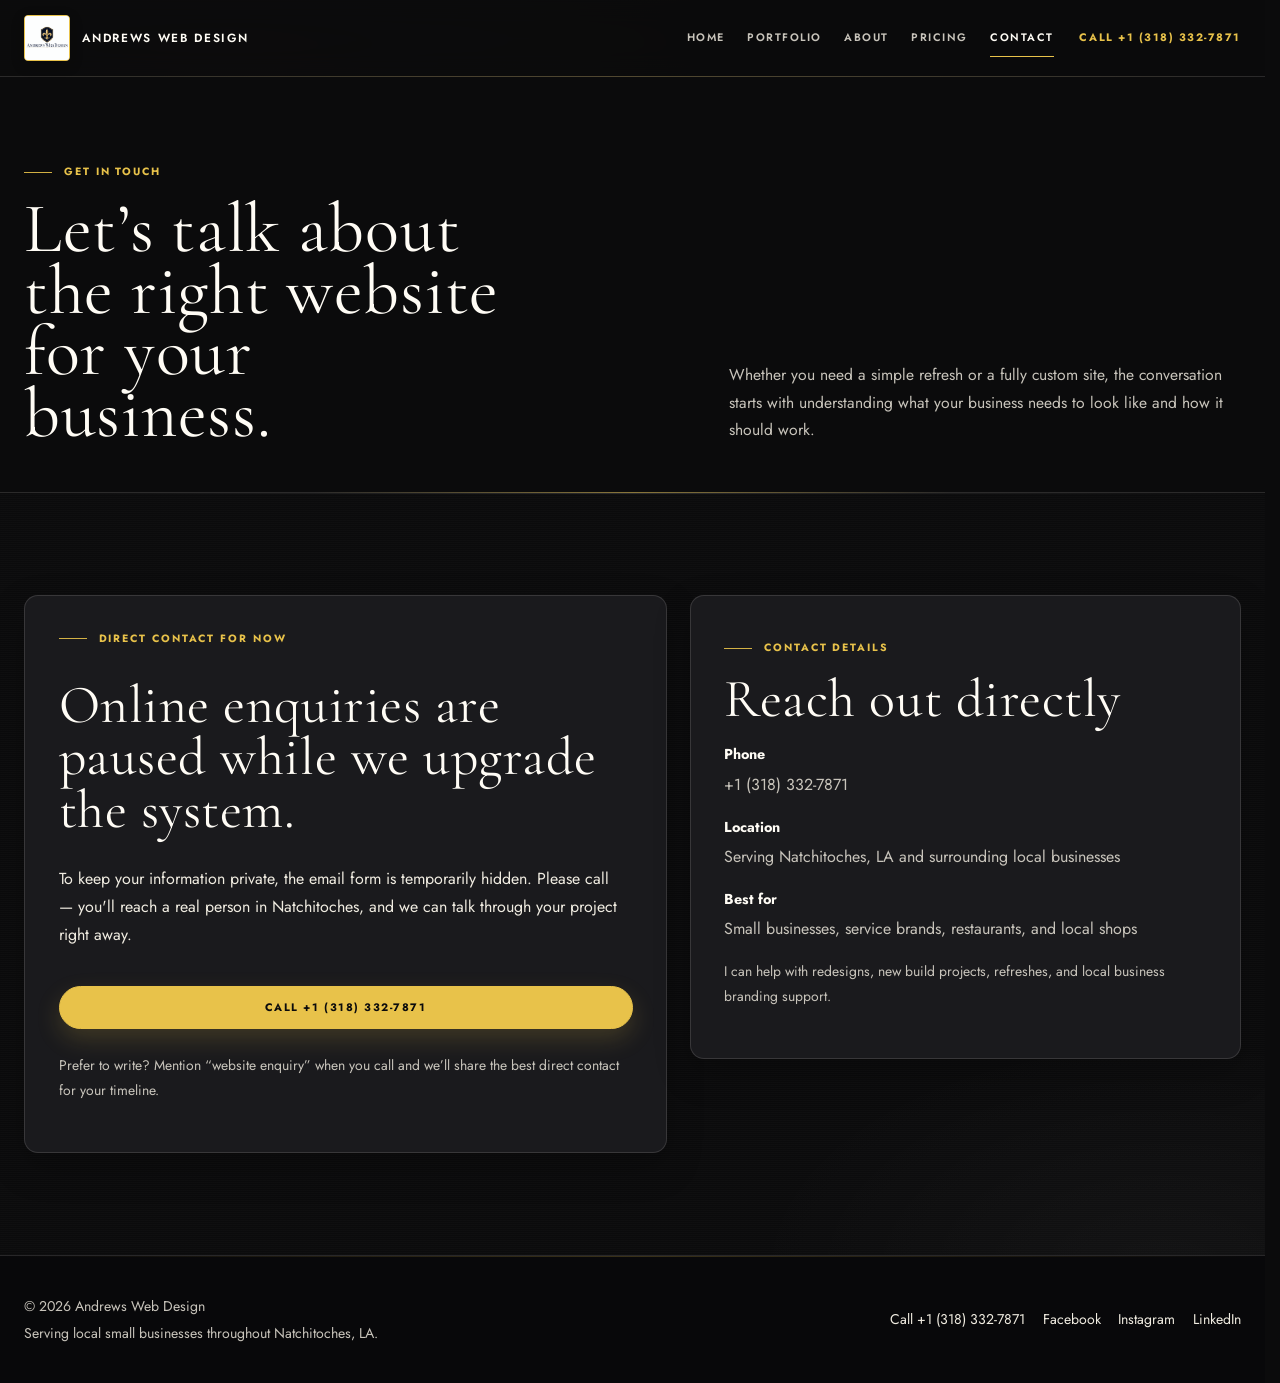
<file: contact.html>
<!DOCTYPE html>
<html lang="en">
  <head>
    <meta charset="UTF-8" />
    <meta name="viewport" content="width=device-width, initial-scale=1.0" />
    <title>Contact | Andrews Web Design</title>
    <meta name="description" content="Contact Andrews Web Design about a new website or redesign for your local business." />
    <meta name="theme-color" content="#0b0b0c" />
    <link rel="preconnect" href="https://fonts.googleapis.com" />
    <link rel="preconnect" href="https://fonts.gstatic.com" crossorigin />
    <link href="https://fonts.googleapis.com/css2?family=Cormorant+Garamond:wght@400;500;600;700&family=Jost:wght@400;500;600;700;800&display=swap" rel="stylesheet" />
    <link rel="stylesheet" href="css/style.css" />
  </head>
  <body>
    <header class="site-header">
      <div class="container nav-wrap">
        <a class="brand" href="index.html" aria-label="Andrews Web Design home">
          <span class="brand-mark"><img src="colored-logo.png" alt="Andrews Web Design logo" width="112" height="112" /></span>
          <span>Andrews Web Design</span>
        </a>
        <button class="nav-toggle" aria-expanded="false" aria-controls="site-nav" aria-label="Toggle menu">
          <span></span><span></span><span></span>
        </button>
        <nav id="site-nav" class="site-nav" aria-label="Main navigation">
          <a href="index.html" class="nav-link">Home</a>
          <a href="portfolio/index.html" class="nav-link">Portfolio</a>
          <a href="about.html" class="nav-link">About</a>
          <a href="pricing.html" class="nav-link">Pricing</a>
          <a href="contact.html" class="nav-link active">Contact</a>
          <a href="tel:+13183327871" class="phone-link nav-phone">Call +1 (318) 332-7871</a>
        </nav>
      </div>
    </header>

    <main>
      <section class="page-banner">
        <div class="container page-banner-inner">
          <div>
            <p class="page-kicker">Get in touch</p>
            <h1>Let’s talk about the right website for your business.</h1>
          </div>
          <p class="page-summary">Whether you need a simple refresh or a fully custom site, the conversation starts with understanding what your business needs to look like and how it should work.</p>
        </div>
      </section>

      <section class="section">
        <div class="container contact-grid">
          <div class="contact-card contact-card--placeholder">
            <p class="eyebrow">Direct contact for now</p>
            <h2>Online enquiries are paused while we upgrade the system.</h2>
            <p>To keep your information private, the email form is temporarily hidden. Please call — you'll reach a real person in Natchitoches, and we can talk through your project right away.</p>
            <a href="tel:+13183327871" class="btn btn-primary">Call +1 (318) 332-7871</a>
            <p class="mini-note" style="margin-top:.6rem">Prefer to write? Mention “website enquiry” when you call and we’ll share the best direct contact for your timeline.</p>
            <!-- Email form hidden until new system is chosen. Restore by replacing this card with form below.
            <form action="https://formsubmit.co/REPLACE_WITH_NEW_ENDPOINT" method="POST"> ... </form>
            -->
          </div>

          <aside class="info-card">
            <p class="eyebrow">Contact details</p>
            <h2>Reach out directly</h2>
            <ul class="info-list">
              <li><strong>Phone</strong><a href="tel:+13183327871">+1 (318) 332-7871</a></li>
              <li><strong>Location</strong>Serving Natchitoches, LA and surrounding local businesses</li>
              <li><strong>Best for</strong>Small businesses, service brands, restaurants, and local shops</li>
            </ul>
            <p class="mini-note">I can help with redesigns, new build projects, refreshes, and local business branding support.</p>
          </aside>
        </div>
      </section>
    </main>

    <footer class="site-footer">
      <div class="container footer-wrap">
        <div>
          <p>© <span data-year></span> Andrews Web Design</p>
          <p>Serving local small businesses throughout Natchitoches, LA.</p>
        </div>
        <div class="footer-links" aria-label="Contact links">
          <a href="tel:+13183327871">Call +1 (318) 332-7871</a>
          <a href="https://www.facebook.com" target="_blank" rel="noreferrer">Facebook</a>
          <a href="https://www.instagram.com" target="_blank" rel="noreferrer">Instagram</a>
          <a href="https://www.linkedin.com" target="_blank" rel="noreferrer">LinkedIn</a>
        </div>
      </div>
    </footer>

    <script src="js/main.js"></script>
  </body>
</html>
</file>
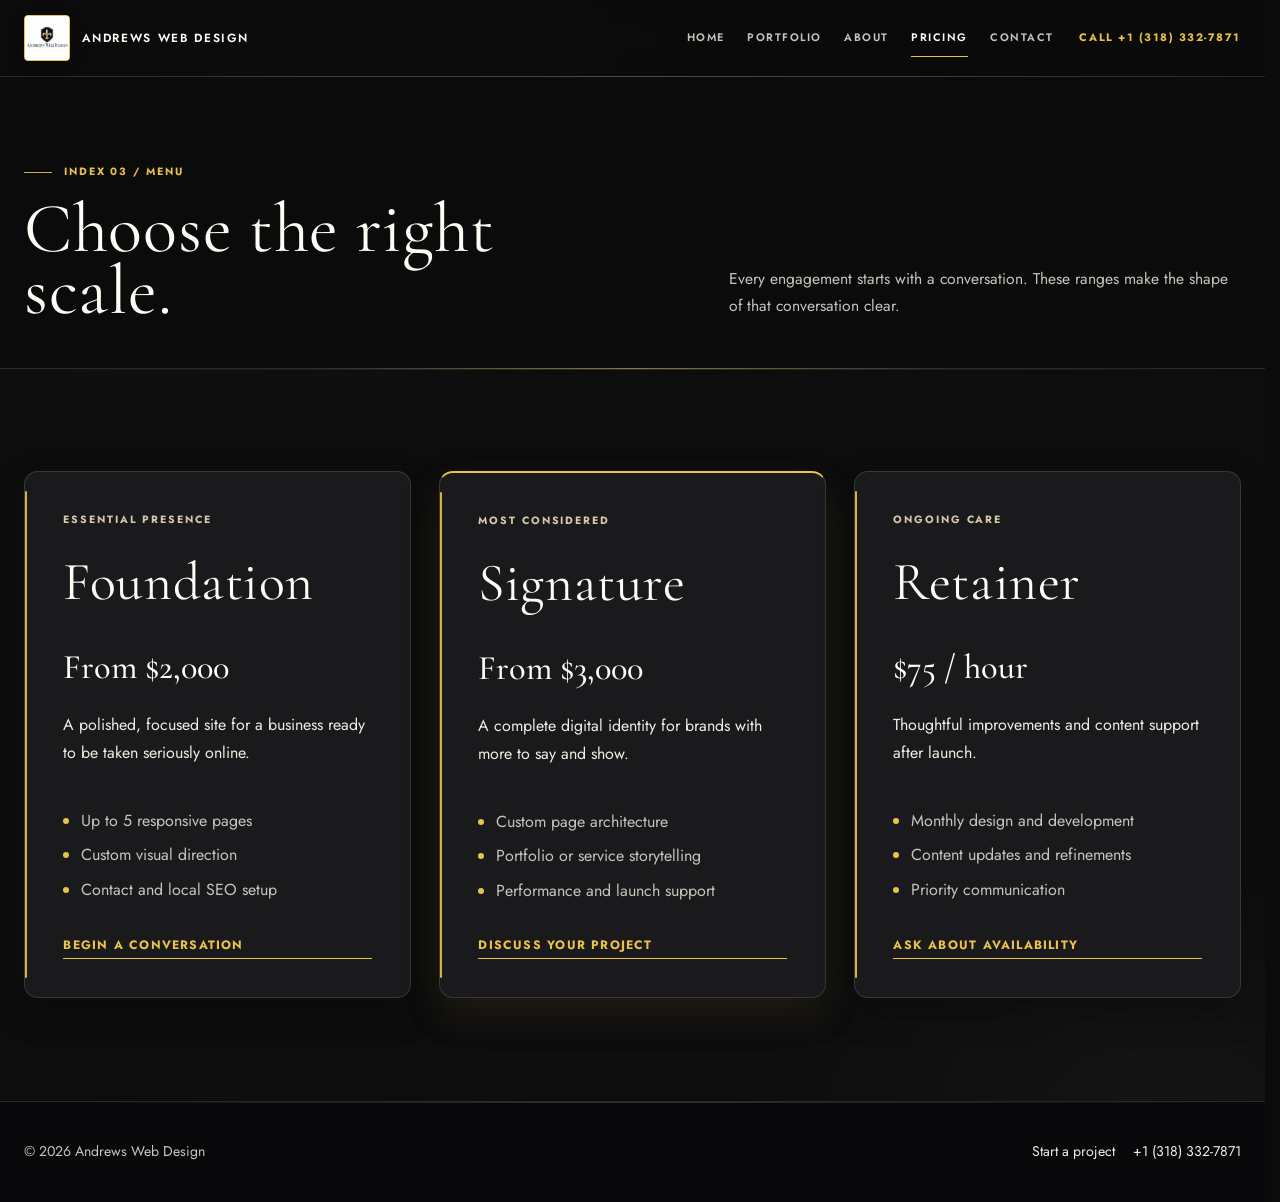
<file: pricing.html>
<!DOCTYPE html>
<html lang="en">
<head>
  <meta charset="UTF-8" /><meta name="viewport" content="width=device-width, initial-scale=1.0" />
  <title>Pricing | Andrews Web Design</title><meta name="description" content="A simple consultation menu for custom websites and digital identities." />
  <meta name="theme-color" content="#0b0b0c" />
  <link rel="preconnect" href="https://fonts.googleapis.com" /><link rel="preconnect" href="https://fonts.gstatic.com" crossorigin /><link href="https://fonts.googleapis.com/css2?family=Cormorant+Garamond:wght@400;500;600&family=Jost:wght@400;500;600&display=swap" rel="stylesheet" /><link rel="stylesheet" href="css/style.css" />
</head>
<body>
  <header class="site-header"><div class="container nav-wrap"><a class="brand" href="index.html" aria-label="Andrews Web Design home"><span class="brand-mark"><img src="colored-logo.png" alt="Andrews Web Design logo" width="112" height="112" /></span><span>Andrews Web Design</span></a><button class="nav-toggle" aria-expanded="false" aria-controls="site-nav" aria-label="Toggle menu"><span></span><span></span><span></span></button><nav id="site-nav" class="site-nav" aria-label="Main navigation"><a href="index.html" class="nav-link">Home</a><a href="portfolio/index.html" class="nav-link">Portfolio</a><a href="about.html" class="nav-link">About</a><a href="pricing.html" class="nav-link active" aria-current="page">Pricing</a><a href="contact.html" class="nav-link">Contact</a><a href="tel:+13183327871" class="phone-link nav-phone">Call +1 (318) 332-7871</a></nav></div></header>
  <main><section class="page-banner"><div class="container page-banner-inner"><div><p class="page-kicker">Index 03 / Menu</p><h1>Choose the right scale.</h1></div><p class="page-summary">Every engagement starts with a conversation. These ranges make the shape of that conversation clear.</p></div></section>
    <section class="section"><div class="container card-grid pricing-grid"><article class="about-card pricing-card"><p class="mini-tag">Essential presence</p><h2>Foundation</h2><p class="price">From $2,000</p><p>A polished, focused site for a business ready to be taken seriously online.</p><ul><li>Up to 5 responsive pages</li><li>Custom visual direction</li><li>Contact and local SEO setup</li></ul><a href="contact.html" class="text-link">Begin a conversation</a></article><article class="about-card pricing-card pricing-card--featured"><p class="mini-tag">Most considered</p><h2>Signature</h2><p class="price">From $3,000</p><p>A complete digital identity for brands with more to say and show.</p><ul><li>Custom page architecture</li><li>Portfolio or service storytelling</li><li>Performance and launch support</li></ul><a href="contact.html" class="text-link">Discuss your project</a></article><article class="about-card pricing-card"><p class="mini-tag">Ongoing care</p><h2>Retainer</h2><p class="price">$75 / hour</p><p>Thoughtful improvements and content support after launch.</p><ul><li>Monthly design and development</li><li>Content updates and refinements</li><li>Priority communication</li></ul><a href="contact.html" class="text-link">Ask about availability</a></article></div></section>
  </main><footer class="site-footer"><div class="container footer-wrap"><p>© <span data-year></span> Andrews Web Design</p><div class="footer-links"><a href="contact.html">Start a project</a><a href="tel:+13183327871">+1 (318) 332-7871</a></div></div></footer><script src="js/main.js"></script>
</body></html>
</file>
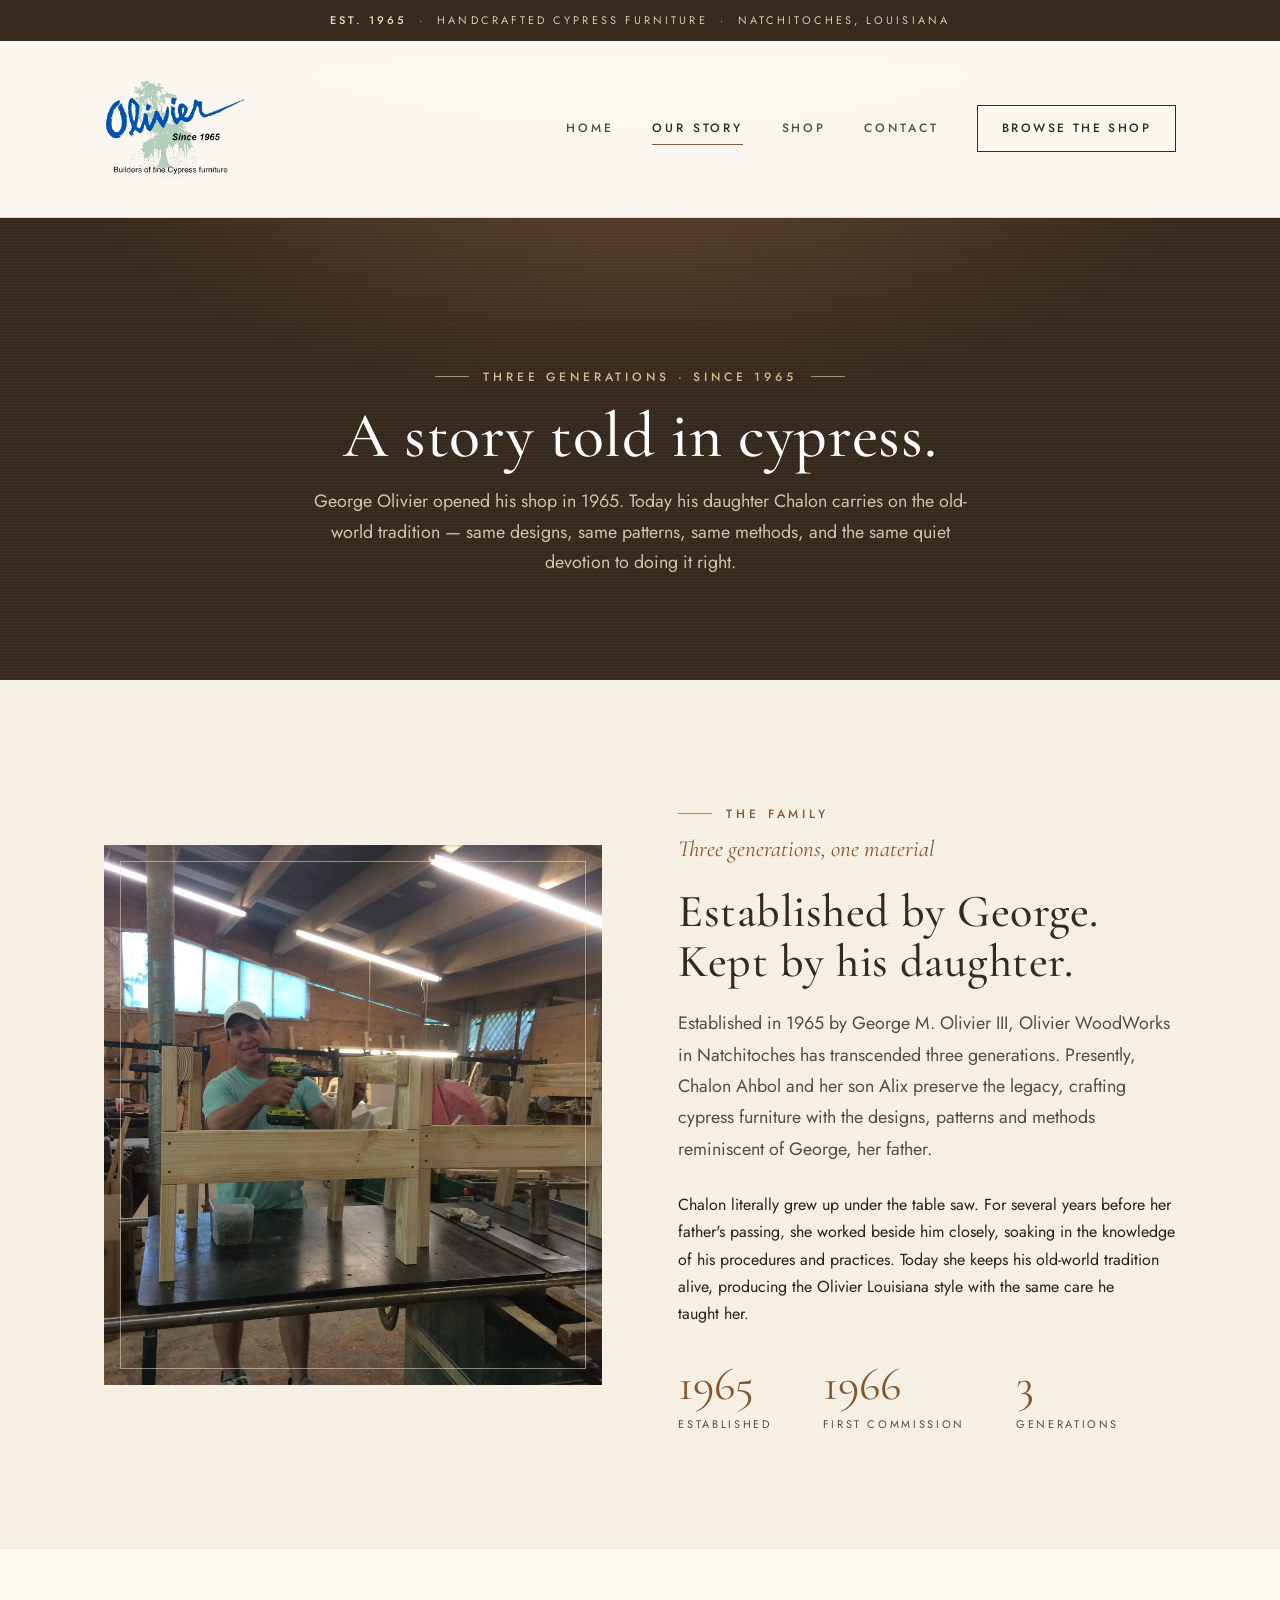
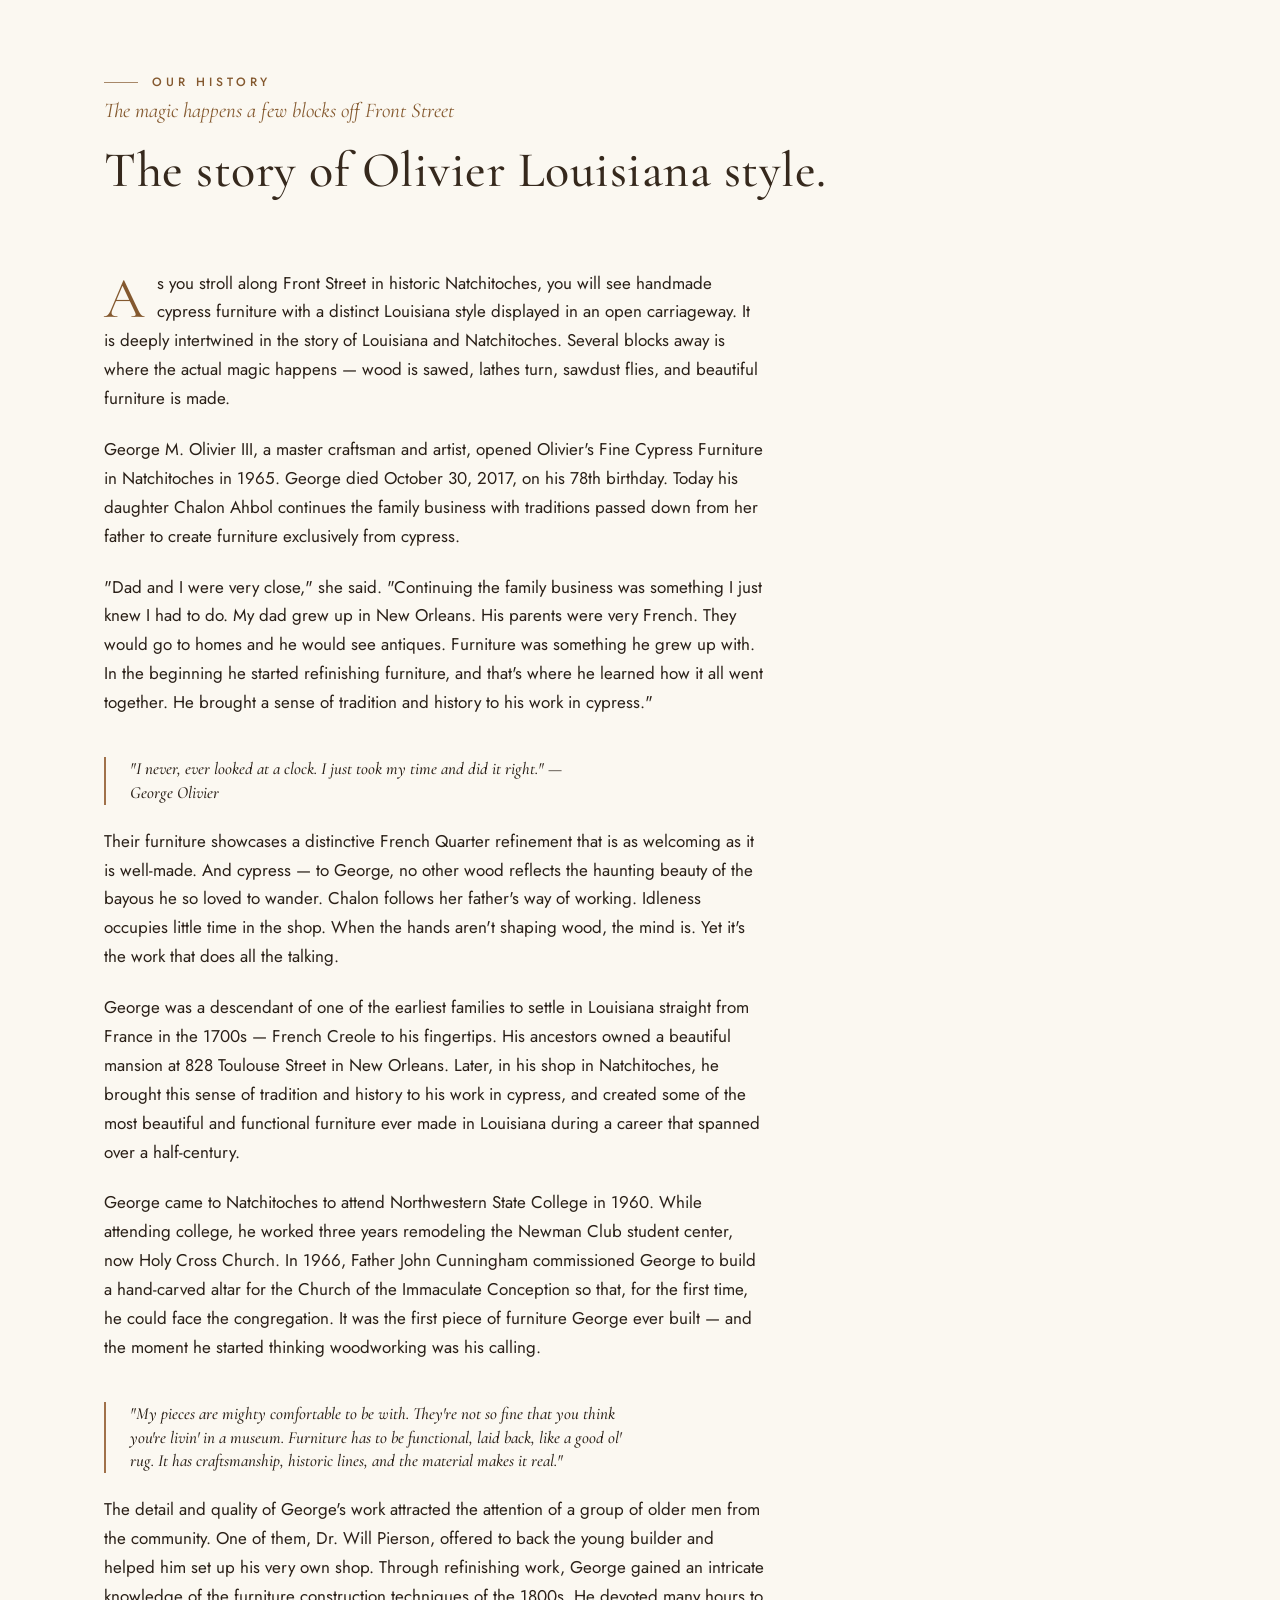
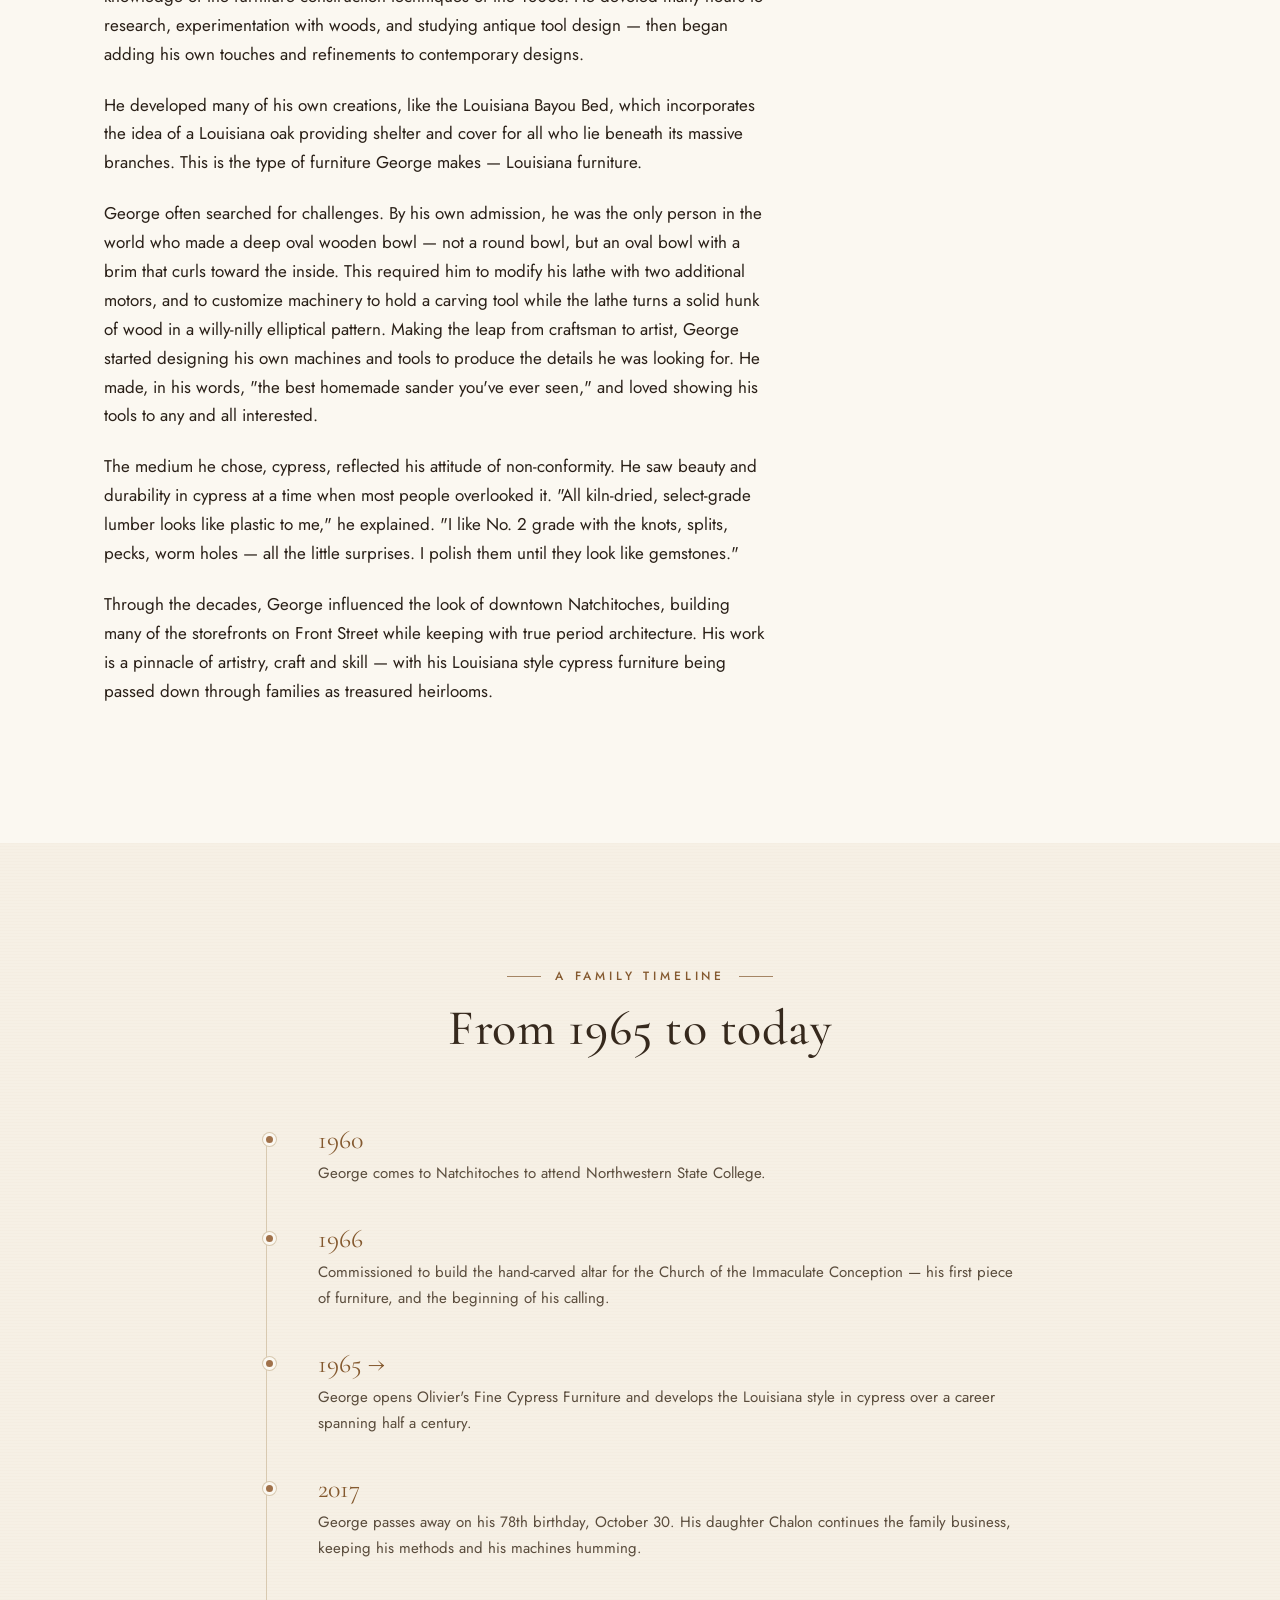
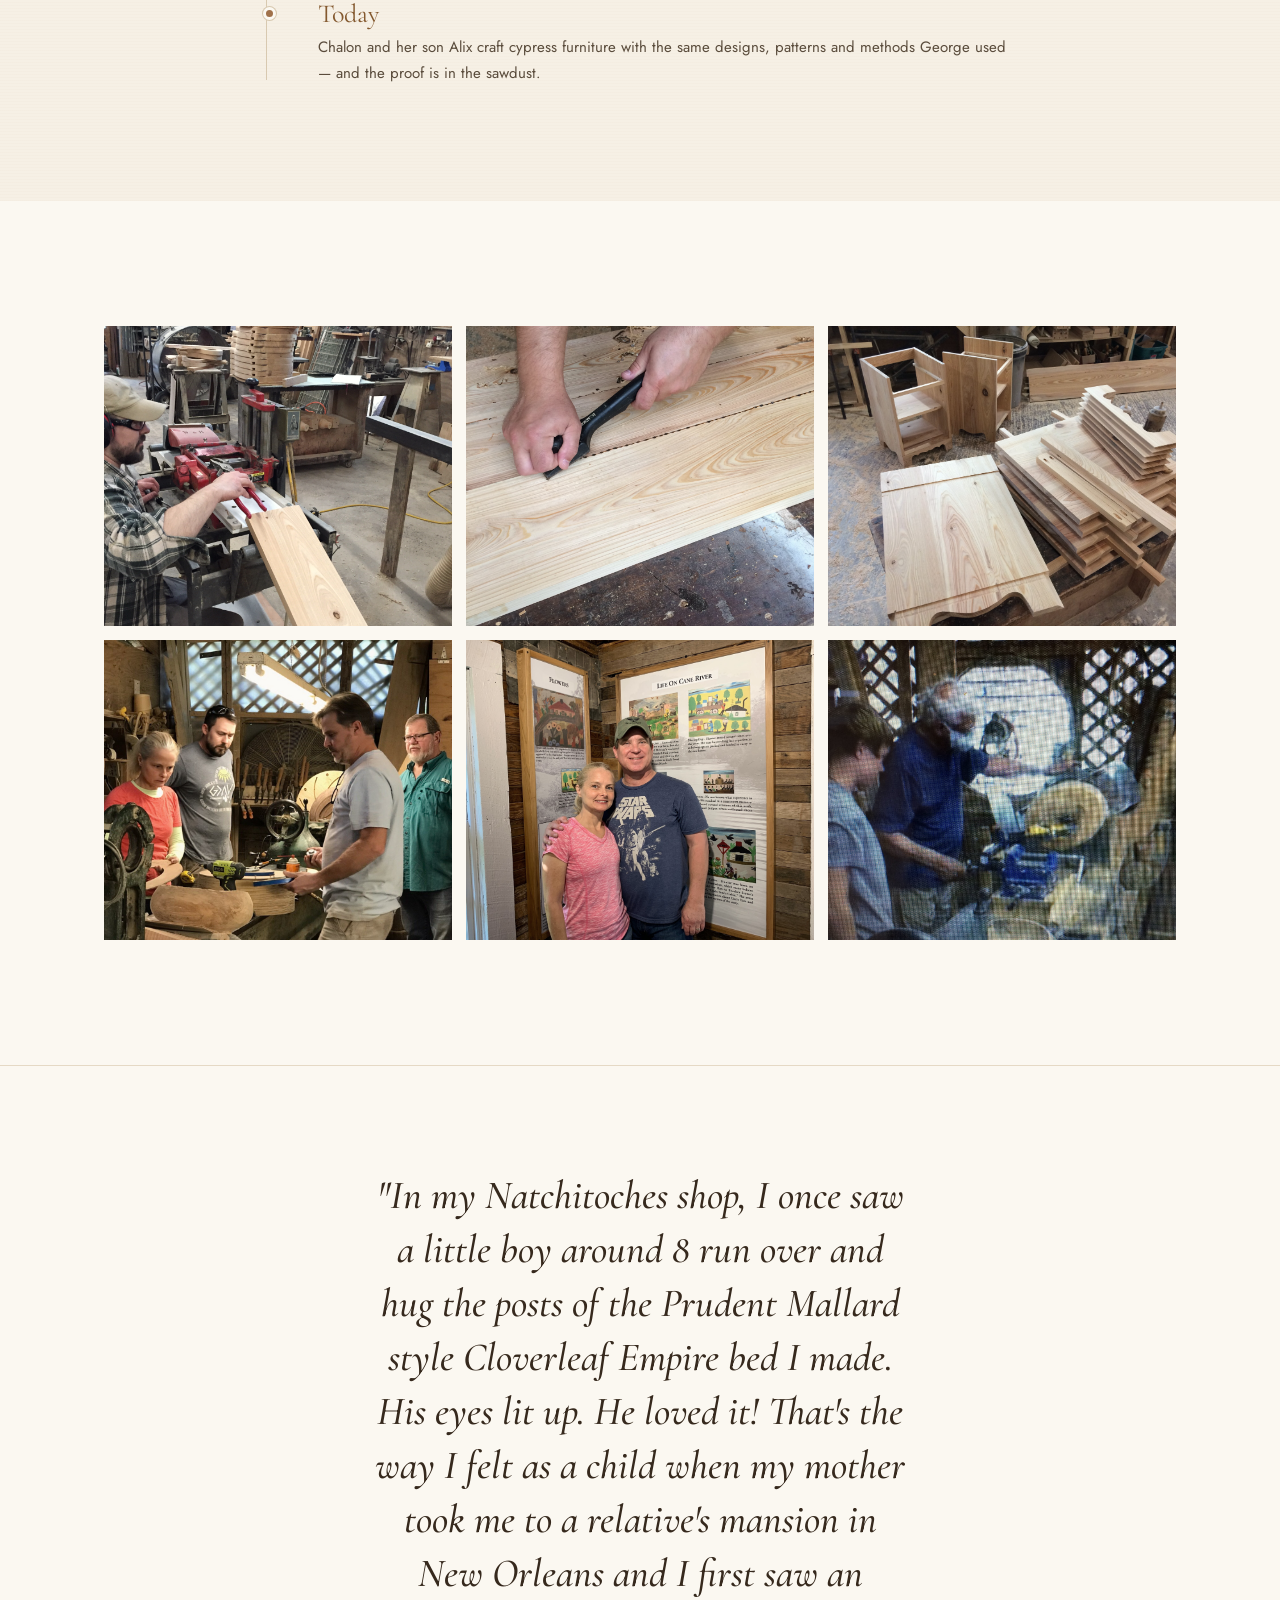
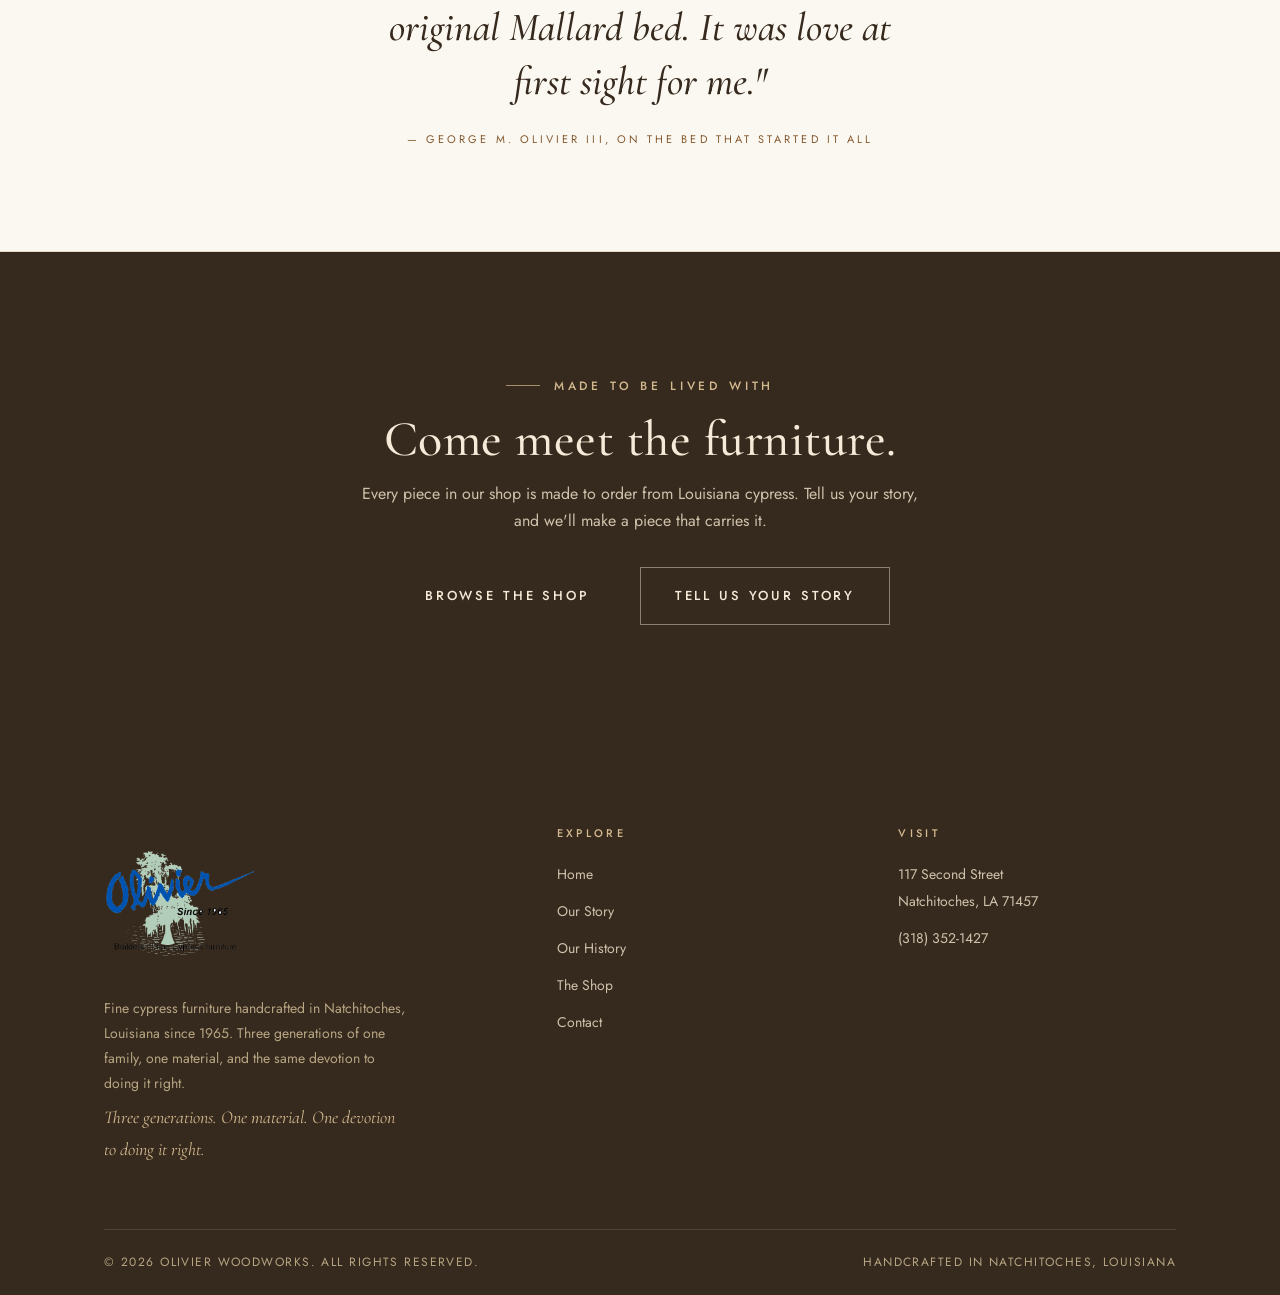
<file: olivia-site/about.html>
<!DOCTYPE html>
<html lang="en">
<head>
  <meta charset="UTF-8">
  <meta name="viewport" content="width=device-width, initial-scale=1">
  <title>Our Story — Olivier WoodWorks</title>
  <meta name="description" content="The story of Olivier WoodWorks: three generations of the Olivier family crafting cypress furniture in Natchitoches, Louisiana since 1965.">
  <link rel="preconnect" href="https://fonts.googleapis.com">
  <link rel="preconnect" href="https://fonts.gstatic.com" crossorigin>
  <link href="https://fonts.googleapis.com/css2?family=Cormorant+Garamond:ital,wght@0,400;0,500;0,600;1,400;1,500&family=Jost:wght@300;400;500&display=swap" rel="stylesheet">
  <link rel="stylesheet" href="assets/css/style.css">
</head>
<body>

  <div class="announce">
    <strong>Est. 1965</strong> &nbsp;·&nbsp; Handcrafted cypress furniture &nbsp;·&nbsp; Natchitoches, Louisiana
  </div>

  <header class="header" id="header">
    <div class="header-inner">
      <a class="logo" href="index.html">
        <img class="logo-img" src="assets/img/site/logo.png" alt="Olivier WoodWorks">
      </a>
      <nav class="nav" aria-label="Primary">
        <a href="index.html">Home</a>
        <a href="about.html" aria-current="page">Our Story</a>
        <a href="shop.html">Shop</a>
        <a href="contact.html">Contact</a>
        <a class="nav-cta" href="shop.html">Browse the Shop</a>
      </nav>
      <button class="burger" id="burger" aria-label="Menu" aria-expanded="false">
        <span></span><span></span><span></span>
      </button>
    </div>
  </header>

  <div class="mobile-menu" aria-hidden="true">
    <a href="index.html">Home</a>
    <a href="about.html">Our Story</a>
    <a href="shop.html">Shop</a>
    <a href="contact.html">Contact</a>
    <div class="mobile-menu-foot">
      117 Second Street, Natchitoches, LA<br>
      <strong>(318) 352-1427</strong>
    </div>
  </div>

  <main>
    <section class="page-hero">
      <div class="container">
        <span class="eyebrow reveal">Three generations · since 1965</span>
        <h1 class="reveal" data-delay="1">A story told in cypress.</h1>
        <p class="reveal" data-delay="2">George Olivier opened his shop in 1965. Today his daughter Chalon carries on the old-world tradition — same designs, same patterns, same methods, and the same quiet devotion to doing it right.</p>
      </div>
    </section>

    <!-- Three generations -->
    <section class="section">
      <div class="container split">
        <div class="split-media reveal">
          <img src="assets/img/site/workshop-10.jpg" alt="Hands at work on cypress in the workshop">
          <span class="frame"></span>
        </div>
        <div class="split-body reveal" data-delay="1">
          <span class="eyebrow">The family</span>
          <span class="hand">Three generations, one material</span>
          <h2>Established by George. Kept by his daughter.</h2>
          <p class="lead">Established in 1965 by George M. Olivier III, Olivier WoodWorks in Natchitoches has transcended three generations. Presently, Chalon Ahbol and her son Alix preserve the legacy, crafting cypress furniture with the designs, patterns and methods reminiscent of George, her father.</p>
          <p>Chalon literally grew up under the table saw. For several years before her father's passing, she worked beside him closely, soaking in the knowledge of his procedures and practices. Today she keeps his old-world tradition alive, producing the Olivier Louisiana style with the same care he taught her.</p>
          <div class="split-stats">
            <div class="stat">
              <div class="stat-num">1965</div>
              <div class="stat-label">Established</div>
            </div>
            <div class="stat">
              <div class="stat-num">1966</div>
              <div class="stat-label">First commission</div>
            </div>
            <div class="stat">
              <div class="stat-num">3</div>
              <div class="stat-label">Generations</div>
            </div>
          </div>
        </div>
      </div>
    </section>

    <!-- The history -->
    <section class="section section--paper" id="history">
      <div class="container">
        <div class="section-head reveal">
          <span class="eyebrow">Our history</span>
          <span class="hand">The magic happens a few blocks off Front Street</span>
          <h2>The story of Olivier Louisiana style.</h2>
        </div>
        <div class="editorial">
          <p class="dropcap reveal">As you stroll along Front Street in historic Natchitoches, you will see handmade cypress furniture with a distinct Louisiana style displayed in an open carriageway. It is deeply intertwined in the story of Louisiana and Natchitoches. Several blocks away is where the actual magic happens — wood is sawed, lathes turn, sawdust flies, and beautiful furniture is made.</p>

          <p class="reveal">George M. Olivier III, a master craftsman and artist, opened Olivier's Fine Cypress Furniture in Natchitoches in 1965. George died October 30, 2017, on his 78th birthday. Today his daughter Chalon Ahbol continues the family business with traditions passed down from her father to create furniture exclusively from cypress.</p>

          <p class="reveal">"Dad and I were very close," she said. "Continuing the family business was something I just knew I had to do. My dad grew up in New Orleans. His parents were very French. They would go to homes and he would see antiques. Furniture was something he grew up with. In the beginning he started refinishing furniture, and that's where he learned how it all went together. He brought a sense of tradition and history to his work in cypress."</p>

          <p class="pull-quote reveal">"I never, ever looked at a clock. I just took my time and did it right." — George Olivier</p>

          <p class="reveal">Their furniture showcases a distinctive French Quarter refinement that is as welcoming as it is well-made. And cypress — to George, no other wood reflects the haunting beauty of the bayous he so loved to wander. Chalon follows her father's way of working. Idleness occupies little time in the shop. When the hands aren't shaping wood, the mind is. Yet it's the work that does all the talking.</p>

          <p class="reveal">George was a descendant of one of the earliest families to settle in Louisiana straight from France in the 1700s — French Creole to his fingertips. His ancestors owned a beautiful mansion at 828 Toulouse Street in New Orleans. Later, in his shop in Natchitoches, he brought this sense of tradition and history to his work in cypress, and created some of the most beautiful and functional furniture ever made in Louisiana during a career that spanned over a half-century.</p>

          <p class="reveal">George came to Natchitoches to attend Northwestern State College in 1960. While attending college, he worked three years remodeling the Newman Club student center, now Holy Cross Church. In 1966, Father John Cunningham commissioned George to build a hand-carved altar for the Church of the Immaculate Conception so that, for the first time, he could face the congregation. It was the first piece of furniture George ever built — and the moment he started thinking woodworking was his calling.</p>

          <p class="pull-quote reveal">"My pieces are mighty comfortable to be with. They're not so fine that you think you're livin' in a museum. Furniture has to be functional, laid back, like a good ol' rug. It has craftsmanship, historic lines, and the material makes it real."</p>

          <p class="reveal">The detail and quality of George's work attracted the attention of a group of older men from the community. One of them, Dr. Will Pierson, offered to back the young builder and helped him set up his very own shop. Through refinishing work, George gained an intricate knowledge of the furniture construction techniques of the 1800s. He devoted many hours to research, experimentation with woods, and studying antique tool design — then began adding his own touches and refinements to contemporary designs.</p>

          <p class="reveal">He developed many of his own creations, like the Louisiana Bayou Bed, which incorporates the idea of a Louisiana oak providing shelter and cover for all who lie beneath its massive branches. This is the type of furniture George makes — Louisiana furniture.</p>

          <p class="reveal">George often searched for challenges. By his own admission, he was the only person in the world who made a deep oval wooden bowl — not a round bowl, but an oval bowl with a brim that curls toward the inside. This required him to modify his lathe with two additional motors, and to customize machinery to hold a carving tool while the lathe turns a solid hunk of wood in a willy-nilly elliptical pattern. Making the leap from craftsman to artist, George started designing his own machines and tools to produce the details he was looking for. He made, in his words, "the best homemade sander you've ever seen," and loved showing his tools to any and all interested.</p>

          <p class="reveal">The medium he chose, cypress, reflected his attitude of non-conformity. He saw beauty and durability in cypress at a time when most people overlooked it. "All kiln-dried, select-grade lumber looks like plastic to me," he explained. "I like No. 2 grade with the knots, splits, pecks, worm holes — all the little surprises. I polish them until they look like gemstones."</p>

          <p class="reveal">Through the decades, George influenced the look of downtown Natchitoches, building many of the storefronts on Front Street while keeping with true period architecture. His work is a pinnacle of artistry, craft and skill — with his Louisiana style cypress furniture being passed down through families as treasured heirlooms.</p>
        </div>
      </div>
    </section>

    <!-- Timeline -->
    <section class="section">
      <div class="container">
        <div class="section-head section-head--center reveal">
          <span class="eyebrow">A family timeline</span>
          <h2>From 1965 to today</h2>
        </div>
        <div class="timeline">
          <div class="timeline-item reveal">
            <div class="year">1960</div>
            <p>George comes to Natchitoches to attend Northwestern State College.</p>
          </div>
          <div class="timeline-item reveal">
            <div class="year">1966</div>
            <p>Commissioned to build the hand-carved altar for the Church of the Immaculate Conception — his first piece of furniture, and the beginning of his calling.</p>
          </div>
          <div class="timeline-item reveal">
            <div class="year">1965 →</div>
            <p>George opens Olivier's Fine Cypress Furniture and develops the Louisiana style in cypress over a career spanning half a century.</p>
          </div>
          <div class="timeline-item reveal">
            <div class="year">2017</div>
            <p>George passes away on his 78th birthday, October 30. His daughter Chalon continues the family business, keeping his methods and his machines humming.</p>
          </div>
          <div class="timeline-item reveal">
            <div class="year">Today</div>
            <p>Chalon and her son Alix craft cypress furniture with the same designs, patterns and methods George used — and the proof is in the sawdust.</p>
          </div>
        </div>
      </div>
    </section>

    <!-- Gallery -->
    <section class="section section--paper section--tight">
      <div class="container">
        <div class="gallery">
          <img src="assets/img/site/workshop-4.jpg" alt="The workshop at work" loading="lazy">
          <img src="assets/img/site/workshop-5.jpg" alt="A piece taking shape" loading="lazy">
          <img src="assets/img/site/workshop-6.jpg" alt="The front showroom" loading="lazy">
          <img src="assets/img/site/workshop-8.jpg" alt="Detail of cypress work" loading="lazy">
          <img src="assets/img/site/workshop-9.jpg" alt="Tools of the trade" loading="lazy">
          <img src="assets/img/site/workshop-2.jpg" alt="Craftsmanship in the shop" loading="lazy">
        </div>
      </div>
    </section>

    <!-- The man, the woodworker, the artist -->
    <section class="quote-band">
      <blockquote class="reveal">
        "In my Natchitoches shop, I once saw a little boy around 8 run over and hug the posts of the Prudent Mallard style Cloverleaf Empire bed I made. His eyes lit up. He loved it! That's the way I felt as a child when my mother took me to a relative's mansion in New Orleans and I first saw an original Mallard bed. It was love at first sight for me."
      </blockquote>
      <cite class="reveal" data-delay="1">— George M. Olivier III, on the bed that started it all</cite>
    </section>

    <!-- CTA -->
    <section class="section section--dark">
      <div class="container center">
        <span class="eyebrow reveal">Made to be lived with</span>
        <h2 class="reveal" data-delay="1" style="font-size:clamp(30px,4.4vw,50px);margin:16px 0 14px">Come meet the furniture.</h2>
        <p class="reveal" data-delay="2" style="color:#cfc2ac;max-width:56ch;margin:0 auto 32px">Every piece in our shop is made to order from Louisiana cypress. Tell us your story, and we'll make a piece that carries it.</p>
        <div class="reveal" data-delay="3">
          <a class="btn btn--solid" href="shop.html">Browse the Shop</a>
          <a class="btn btn--outline" href="contact.html" style="margin-left:10px">Tell us your story</a>
        </div>
      </div>
    </section>
  </main>

  <footer class="footer">
    <div class="container">
      <div class="footer-grid">
        <div>
          <a class="logo" href="index.html"><img class="logo-img" src="assets/img/site/logo.png" alt="Olivier WoodWorks"></a>
          <p>Fine cypress furniture handcrafted in Natchitoches, Louisiana since 1965. Three generations of one family, one material, and the same devotion to doing it right.</p>
          <p class="footer-note">Three generations. One material. One devotion to doing it right.</p>
        </div>
        <div>
          <h4>Explore</h4>
          <ul>
            <li><a href="index.html">Home</a></li>
            <li><a href="about.html">Our Story</a></li>
            <li><a href="about.html#history">Our History</a></li>
            <li><a href="shop.html">The Shop</a></li>
            <li><a href="contact.html">Contact</a></li>
          </ul>
        </div>
        <div>
          <h4>Visit</h4>
          <ul>
            <li><a href="contact.html">117 Second Street<br>Natchitoches, LA 71457</a></li>
            <li><a href="tel:+13183521427">(318) 352-1427</a></li>
          </ul>
        </div>
      </div>
      <div class="footer-bottom">
        <span>© <span id="year"></span> Olivier WoodWorks. All rights reserved.</span>
        <span>Handcrafted in Natchitoches, Louisiana</span>
      </div>
    </div>
  </footer>

  <script src="assets/js/products.js"></script>
  <script src="assets/js/main.js"></script>
  <script>document.getElementById("year").textContent = new Date().getFullYear();</script>
</body>
</html>
</file>
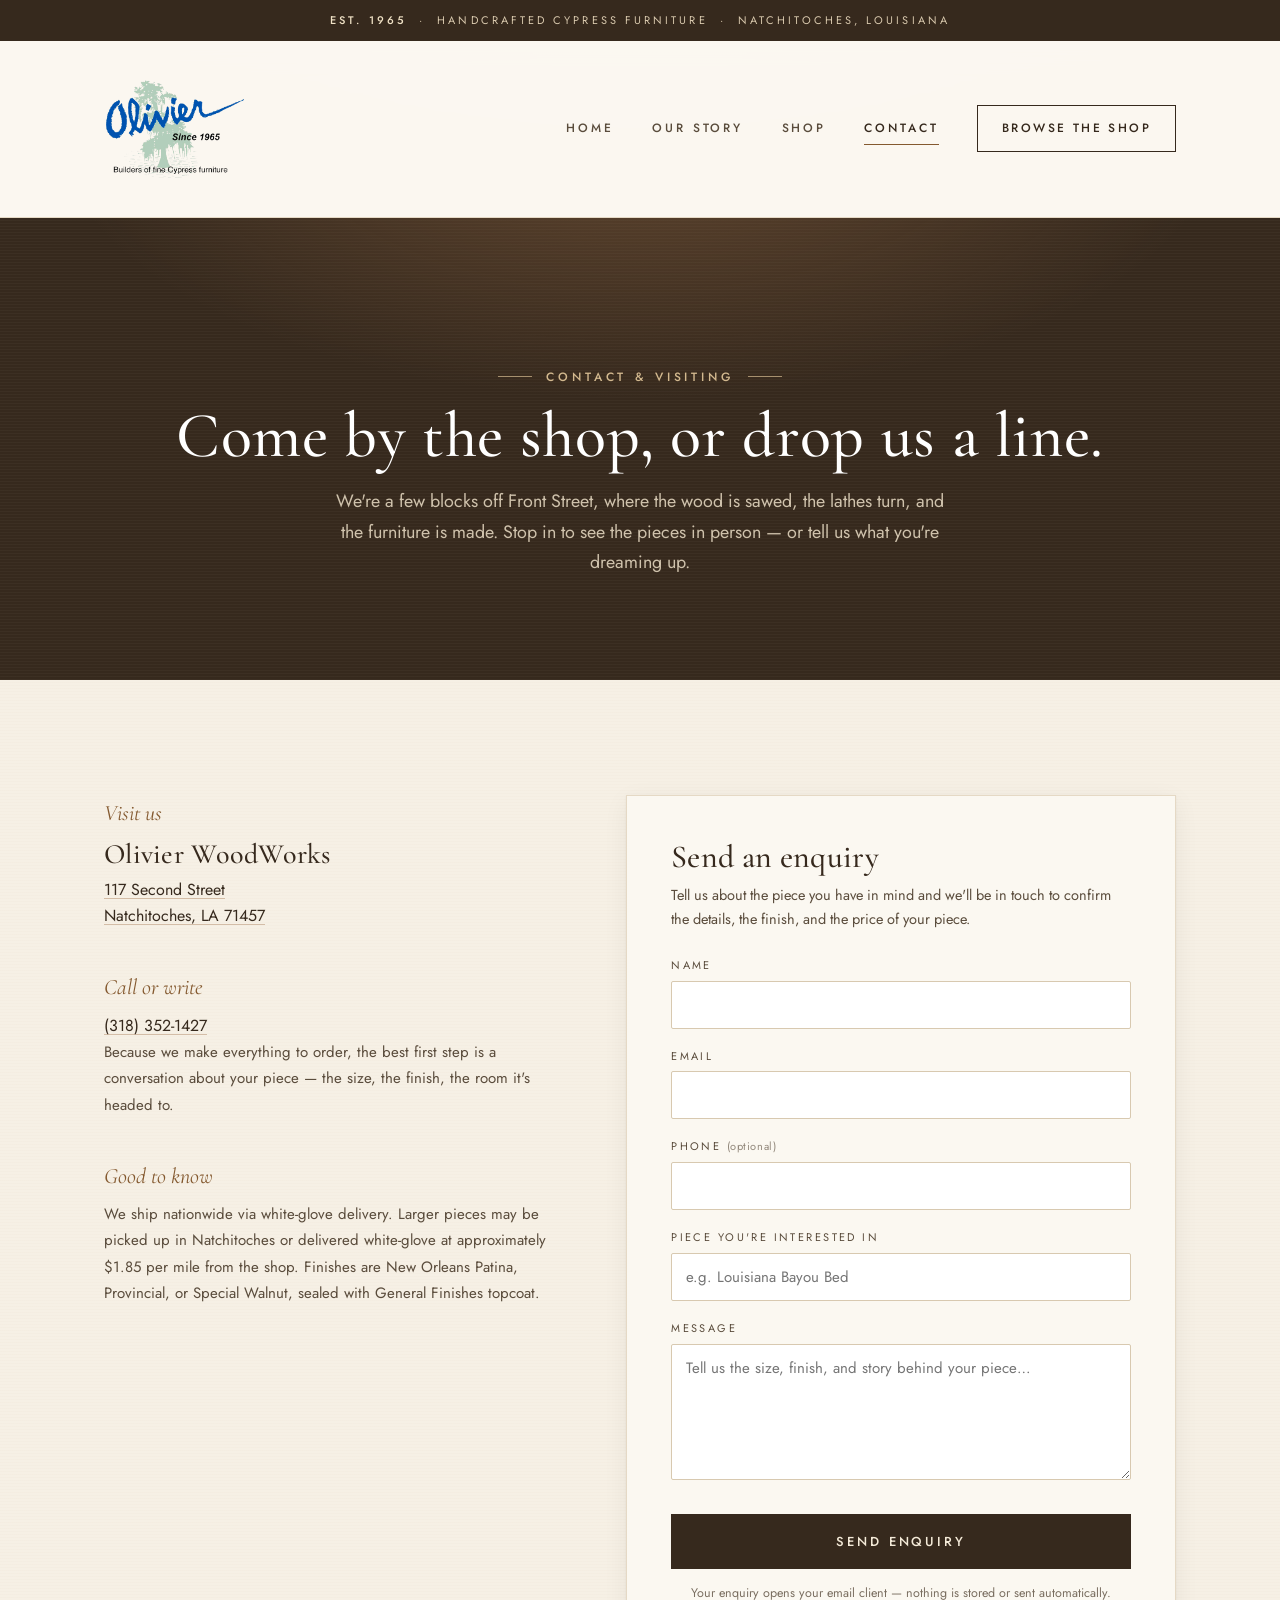
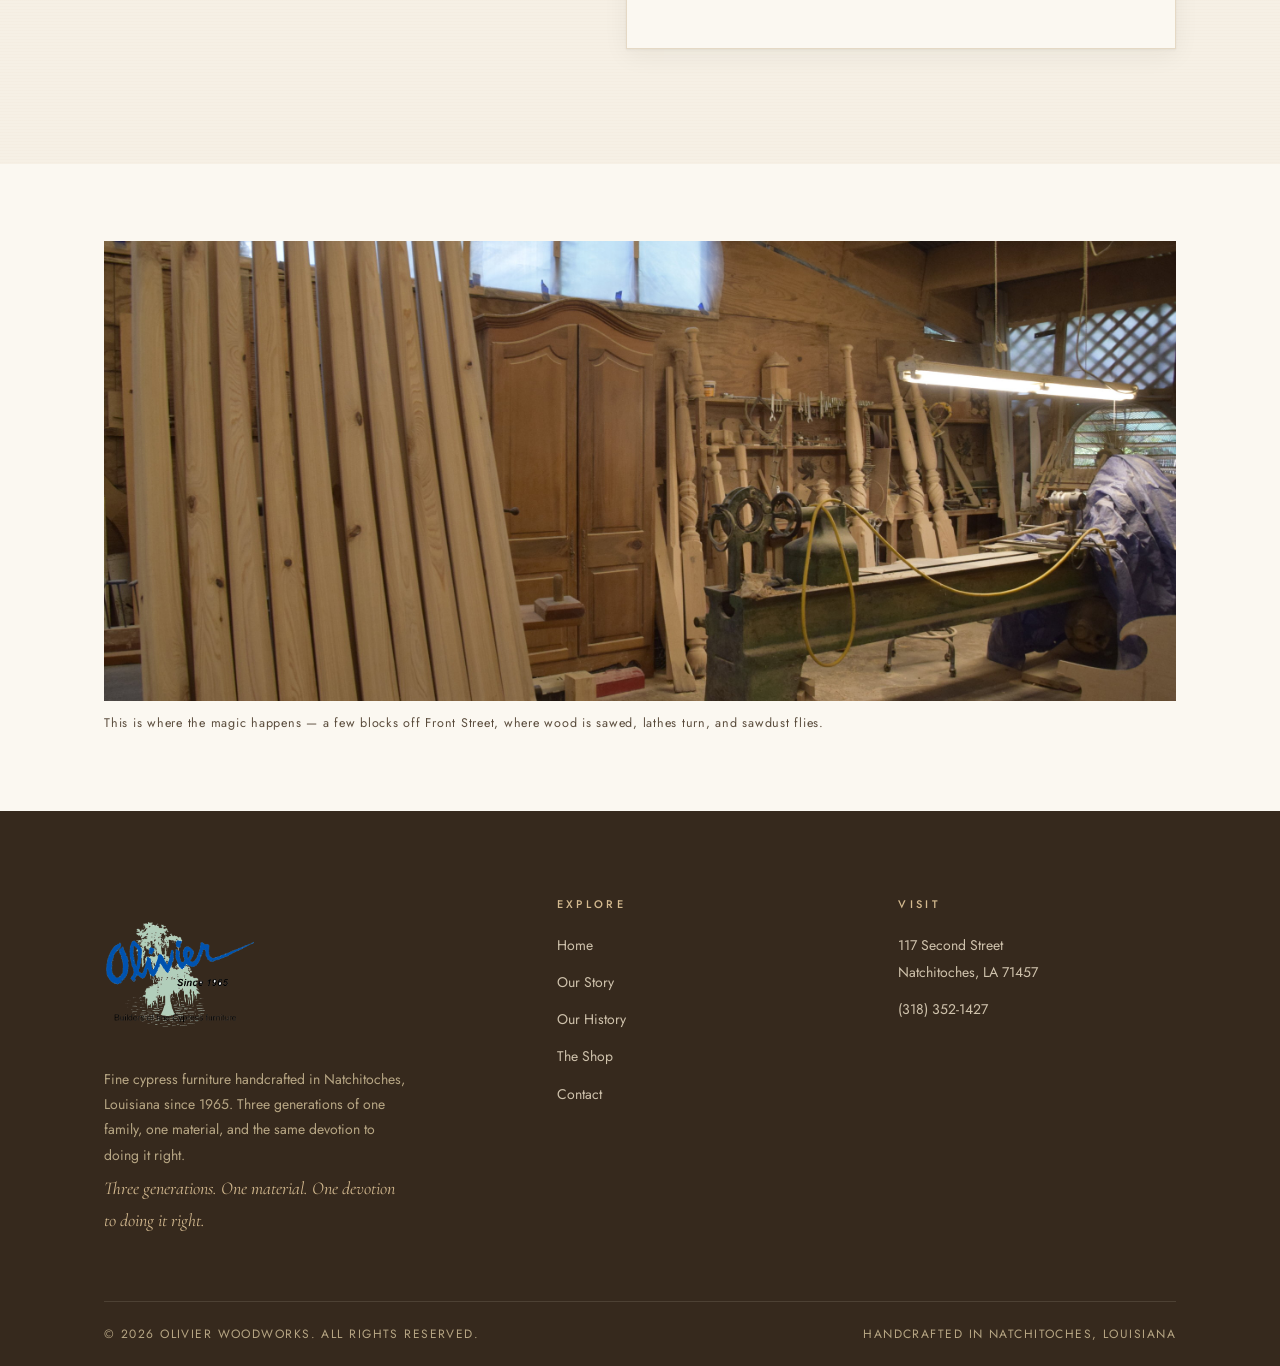
<file: olivia-site/contact.html>
<!DOCTYPE html>
<html lang="en">
<head>
  <meta charset="UTF-8">
  <meta name="viewport" content="width=device-width, initial-scale=1">
  <title>Contact — Olivier WoodWorks</title>
  <meta name="description" content="Visit or contact Olivier WoodWorks in Natchitoches, Louisiana — handcrafted cypress furniture made to order since 1965.">
  <link rel="preconnect" href="https://fonts.googleapis.com">
  <link rel="preconnect" href="https://fonts.gstatic.com" crossorigin>
  <link href="https://fonts.googleapis.com/css2?family=Cormorant+Garamond:ital,wght@0,400;0,500;0,600;1,400;1,500&family=Jost:wght@300;400;500&display=swap" rel="stylesheet">
  <link rel="stylesheet" href="assets/css/style.css">
</head>
<body>

  <div class="announce">
    <strong>Est. 1965</strong> &nbsp;·&nbsp; Handcrafted cypress furniture &nbsp;·&nbsp; Natchitoches, Louisiana
  </div>

  <header class="header" id="header">
    <div class="header-inner">
      <a class="logo" href="index.html">
        <img class="logo-img" src="assets/img/site/logo.png" alt="Olivier WoodWorks">
      </a>
      <nav class="nav" aria-label="Primary">
        <a href="index.html">Home</a>
        <a href="about.html">Our Story</a>
        <a href="shop.html">Shop</a>
        <a href="contact.html" aria-current="page">Contact</a>
        <a class="nav-cta" href="shop.html">Browse the Shop</a>
      </nav>
      <button class="burger" id="burger" aria-label="Menu" aria-expanded="false">
        <span></span><span></span><span></span>
      </button>
    </div>
  </header>

  <div class="mobile-menu" aria-hidden="true">
    <a href="index.html">Home</a>
    <a href="about.html">Our Story</a>
    <a href="shop.html">Shop</a>
    <a href="contact.html">Contact</a>
    <div class="mobile-menu-foot">
      117 Second Street, Natchitoches, LA<br>
      <strong>(318) 352-1427</strong>
    </div>
  </div>

  <main>
    <section class="page-hero">
      <div class="container">
        <span class="eyebrow reveal">Contact &amp; visiting</span>
        <h1 class="reveal" data-delay="1">Come by the shop, or drop us a line.</h1>
        <p class="reveal" data-delay="2">We're a few blocks off Front Street, where the wood is sawed, the lathes turn, and the furniture is made. Stop in to see the pieces in person — or tell us what you're dreaming up.</p>
      </div>
    </section>

    <section class="section">
      <div class="container contact-grid">
        <div class="contact-info">
          <div class="contact-block reveal">
            <span class="hand">Visit us</span>
            <h3>Olivier WoodWorks</h3>
            <p>
              <a href="https://maps.google.com/?q=117+Second+Street+Natchitoches+LA+71457">117 Second Street<br>Natchitoches, LA 71457</a>
            </p>
          </div>
          <div class="contact-block reveal" data-delay="1">
            <span class="hand">Call or write</span>
            <p><a href="tel:+13183521427">(318) 352-1427</a></p>
            <p>Because we make everything to order, the best first step is a conversation about your piece — the size, the finish, the room it's headed to.</p>
          </div>
          <div class="contact-block reveal" data-delay="2">
            <span class="hand">Good to know</span>
            <p>We ship nationwide via white-glove delivery. Larger pieces may be picked up in Natchitoches or delivered white-glove at approximately $1.85 per mile from the shop. Finishes are New Orleans Patina, Provincial, or Special Walnut, sealed with General Finishes topcoat.</p>
          </div>
        </div>

        <div class="contact-form-wrap reveal" data-delay="1">
          <div class="contact-form-card">
            <h3>Send an enquiry</h3>
            <p class="form-intro">Tell us about the piece you have in mind and we'll be in touch to confirm the details, the finish, and the price of your piece.</p>
            <form id="contactForm" action="#" method="post">
              <label for="fieldName">Name</label>
              <input type="text" id="fieldName" name="name" required autocomplete="name">

              <label for="fieldEmail">Email</label>
              <input type="email" id="fieldEmail" name="email" required autocomplete="email">

              <label for="fieldPhone">Phone <span>(optional)</span></label>
              <input type="tel" id="fieldPhone" name="phone" autocomplete="tel">

              <label for="fieldPiece">Piece you're interested in</label>
              <input type="text" id="fieldPiece" name="piece" placeholder="e.g. Louisiana Bayou Bed">

              <label for="fieldMessage">Message</label>
              <textarea id="fieldMessage" name="message" rows="5" placeholder="Tell us the size, finish, and story behind your piece…"></textarea>

              <button class="btn btn--solid btn--block" type="submit">Send enquiry</button>
              <p class="form-note">Your enquiry opens your email client — nothing is stored or sent automatically.</p>
            </form>
            <div class="form-success" id="formSuccess" style="display:none">
              <span class="hand" style="font-size:22px">Thank you — that's all set.</span>
              <p>Your email client should be opening with your enquiry. We'll be in touch soon to talk wood and workmanship.</p>
              <a class="btn btn--solid" href="shop.html">Keep browsing</a>
            </div>
          </div>
        </div>
      </div>
    </section>

    <section class="section section--paper section--tight">
      <div class="container">
        <figure class="full-figure reveal">
          <img src="assets/img/site/contact-workshop.jpg" alt="The Olivier WoodWorks workshop">
          <figcaption>This is where the magic happens — a few blocks off Front Street, where wood is sawed, lathes turn, and sawdust flies.</figcaption>
        </figure>
      </div>
    </section>
  </main>

  <footer class="footer">
    <div class="container">
      <div class="footer-grid">
        <div>
          <a class="logo" href="index.html"><img class="logo-img" src="assets/img/site/logo.png" alt="Olivier WoodWorks"></a>
          <p>Fine cypress furniture handcrafted in Natchitoches, Louisiana since 1965. Three generations of one family, one material, and the same devotion to doing it right.</p>
          <p class="footer-note">Three generations. One material. One devotion to doing it right.</p>
        </div>
        <div>
          <h4>Explore</h4>
          <ul>
            <li><a href="index.html">Home</a></li>
            <li><a href="about.html">Our Story</a></li>
            <li><a href="about.html#history">Our History</a></li>
            <li><a href="shop.html">The Shop</a></li>
            <li><a href="contact.html">Contact</a></li>
          </ul>
        </div>
        <div>
          <h4>Visit</h4>
          <ul>
            <li><a href="contact.html">117 Second Street<br>Natchitoches, LA 71457</a></li>
            <li><a href="tel:+13183521427">(318) 352-1427</a></li>
          </ul>
        </div>
      </div>
      <div class="footer-bottom">
        <span>© <span id="year"></span> Olivier WoodWorks. All rights reserved.</span>
        <span>Handcrafted in Natchitoches, Louisiana</span>
      </div>
    </div>
  </footer>

  <script src="assets/js/products.js"></script>
  <script src="assets/js/main.js"></script>
  <script>
    document.getElementById("year").textContent = new Date().getFullYear();
    (function () {
      var form = document.getElementById("contactForm");
      if (!form) return;
      form.addEventListener("submit", function (e) {
        e.preventDefault();
        var get = function (id) { return (document.getElementById(id) || {}).value || ""; };
        var subject = "Enquiry — " + (get("fieldPiece") || "Olivier WoodWorks");
        var body = [
          "Name: " + get("fieldName"),
          "Email: " + get("fieldEmail"),
          "Phone: " + get("fieldPhone"),
          "Piece: " + get("fieldPiece"),
          "",
          get("fieldMessage")
        ].join("\n");
        window.location.href = "mailto:info@olivierwoodworks.com?subject=" +
          encodeURIComponent(subject) + "&body=" + encodeURIComponent(body);
        form.style.display = "none";
        var ok = document.getElementById("formSuccess");
        if (ok) ok.style.display = "block";
      });
    })();
  </script>
</body>
</html>
</file>
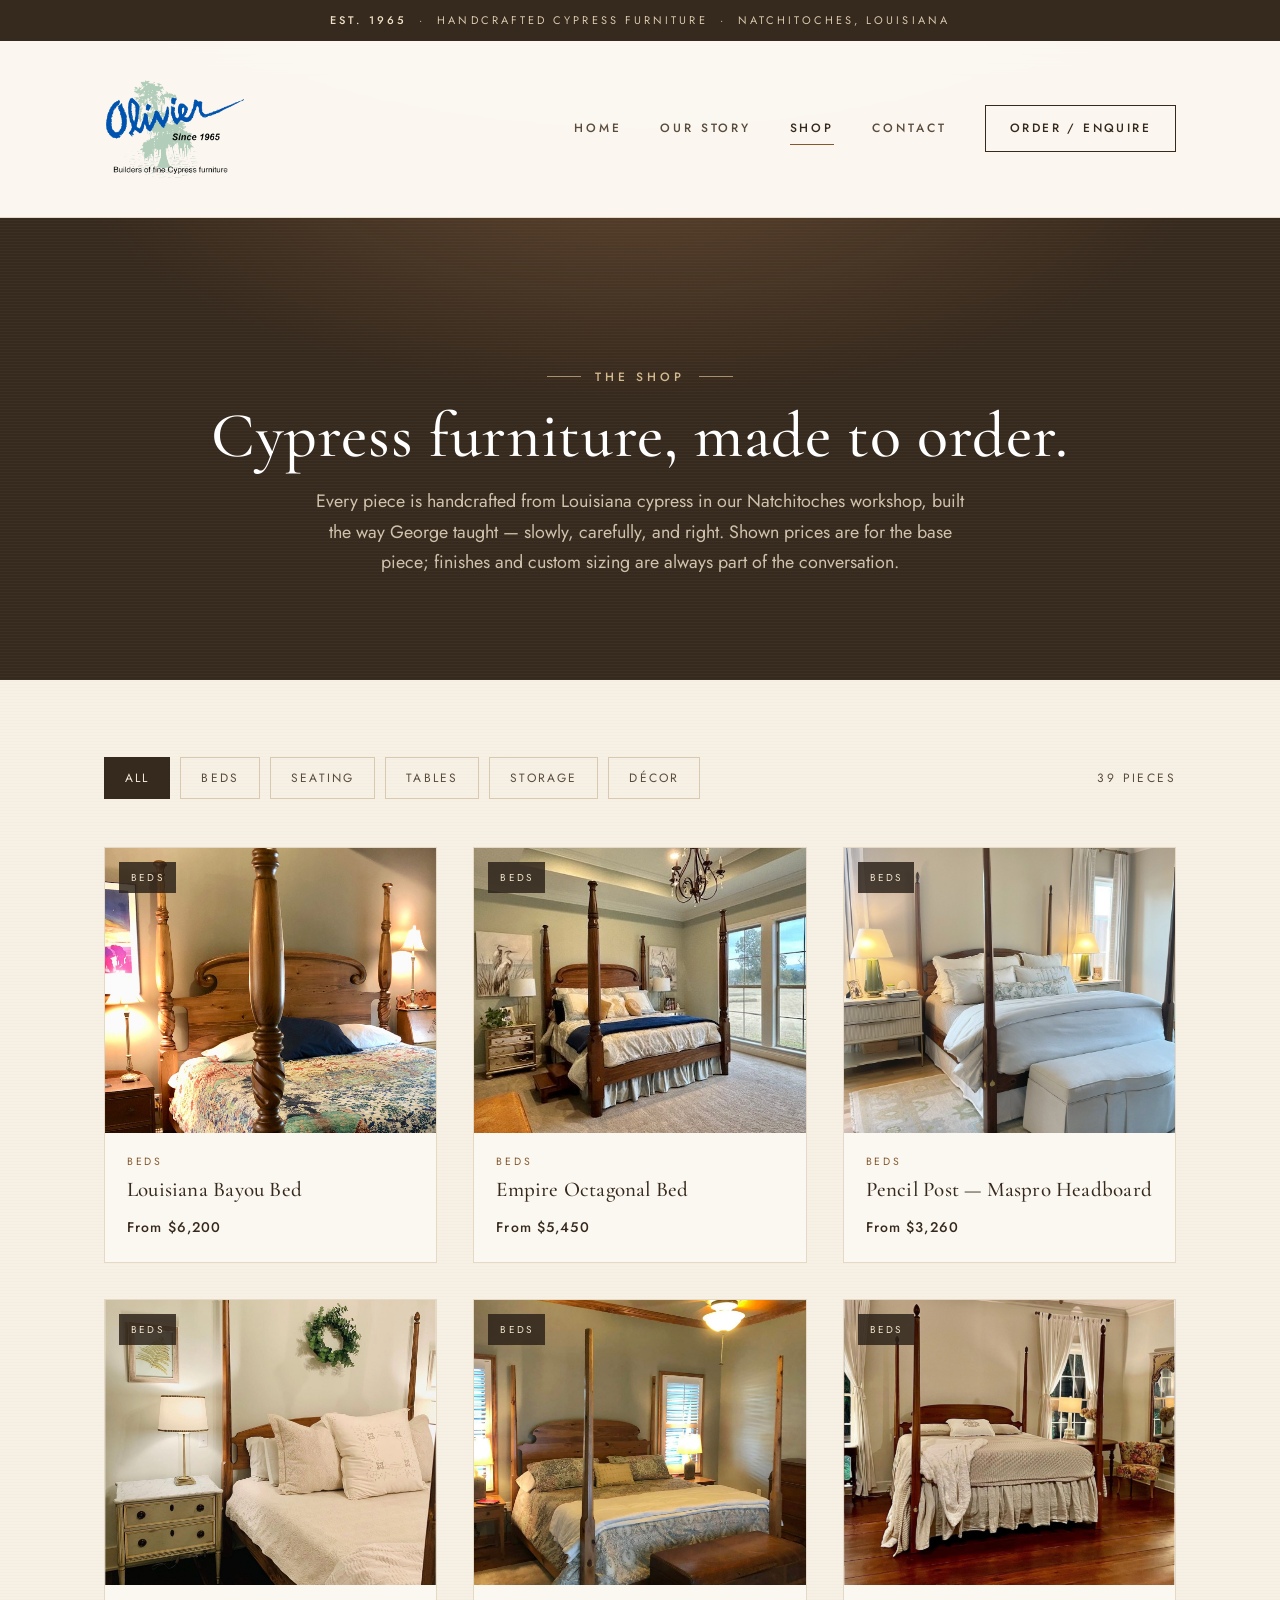
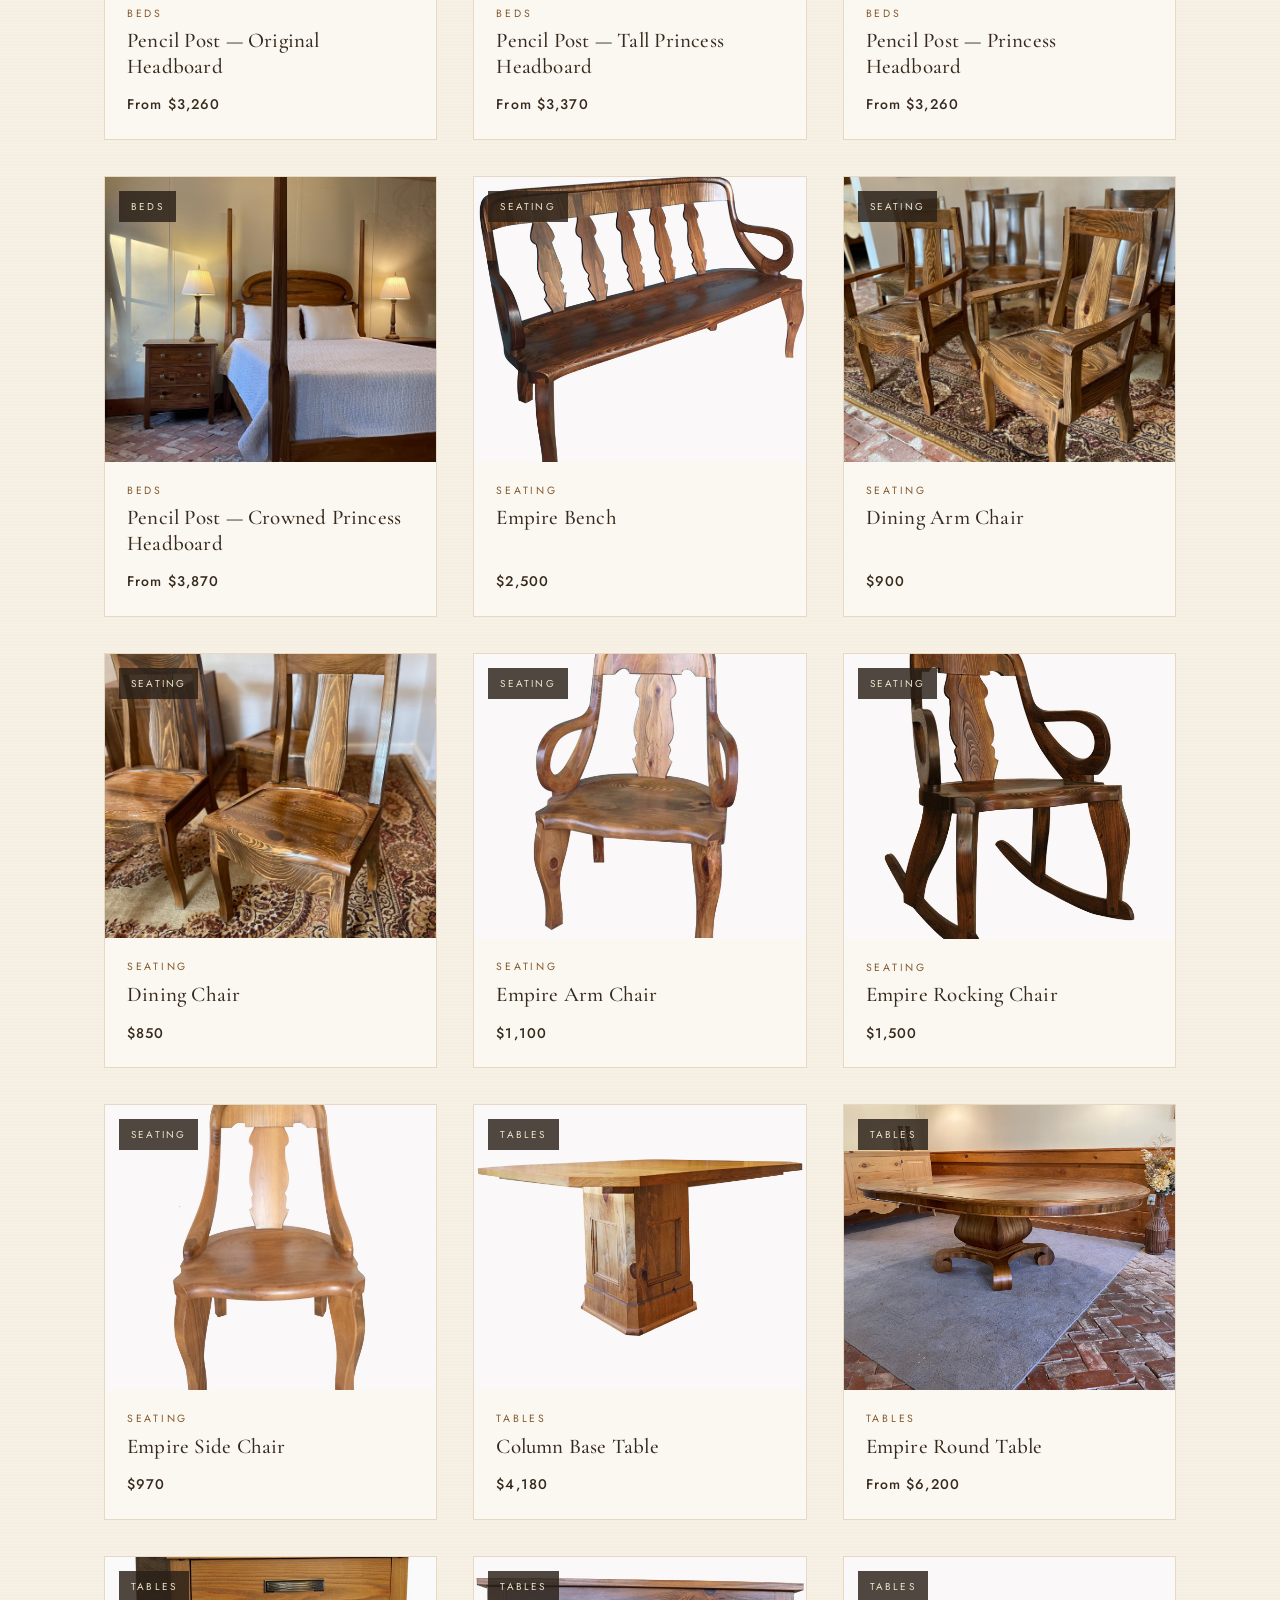
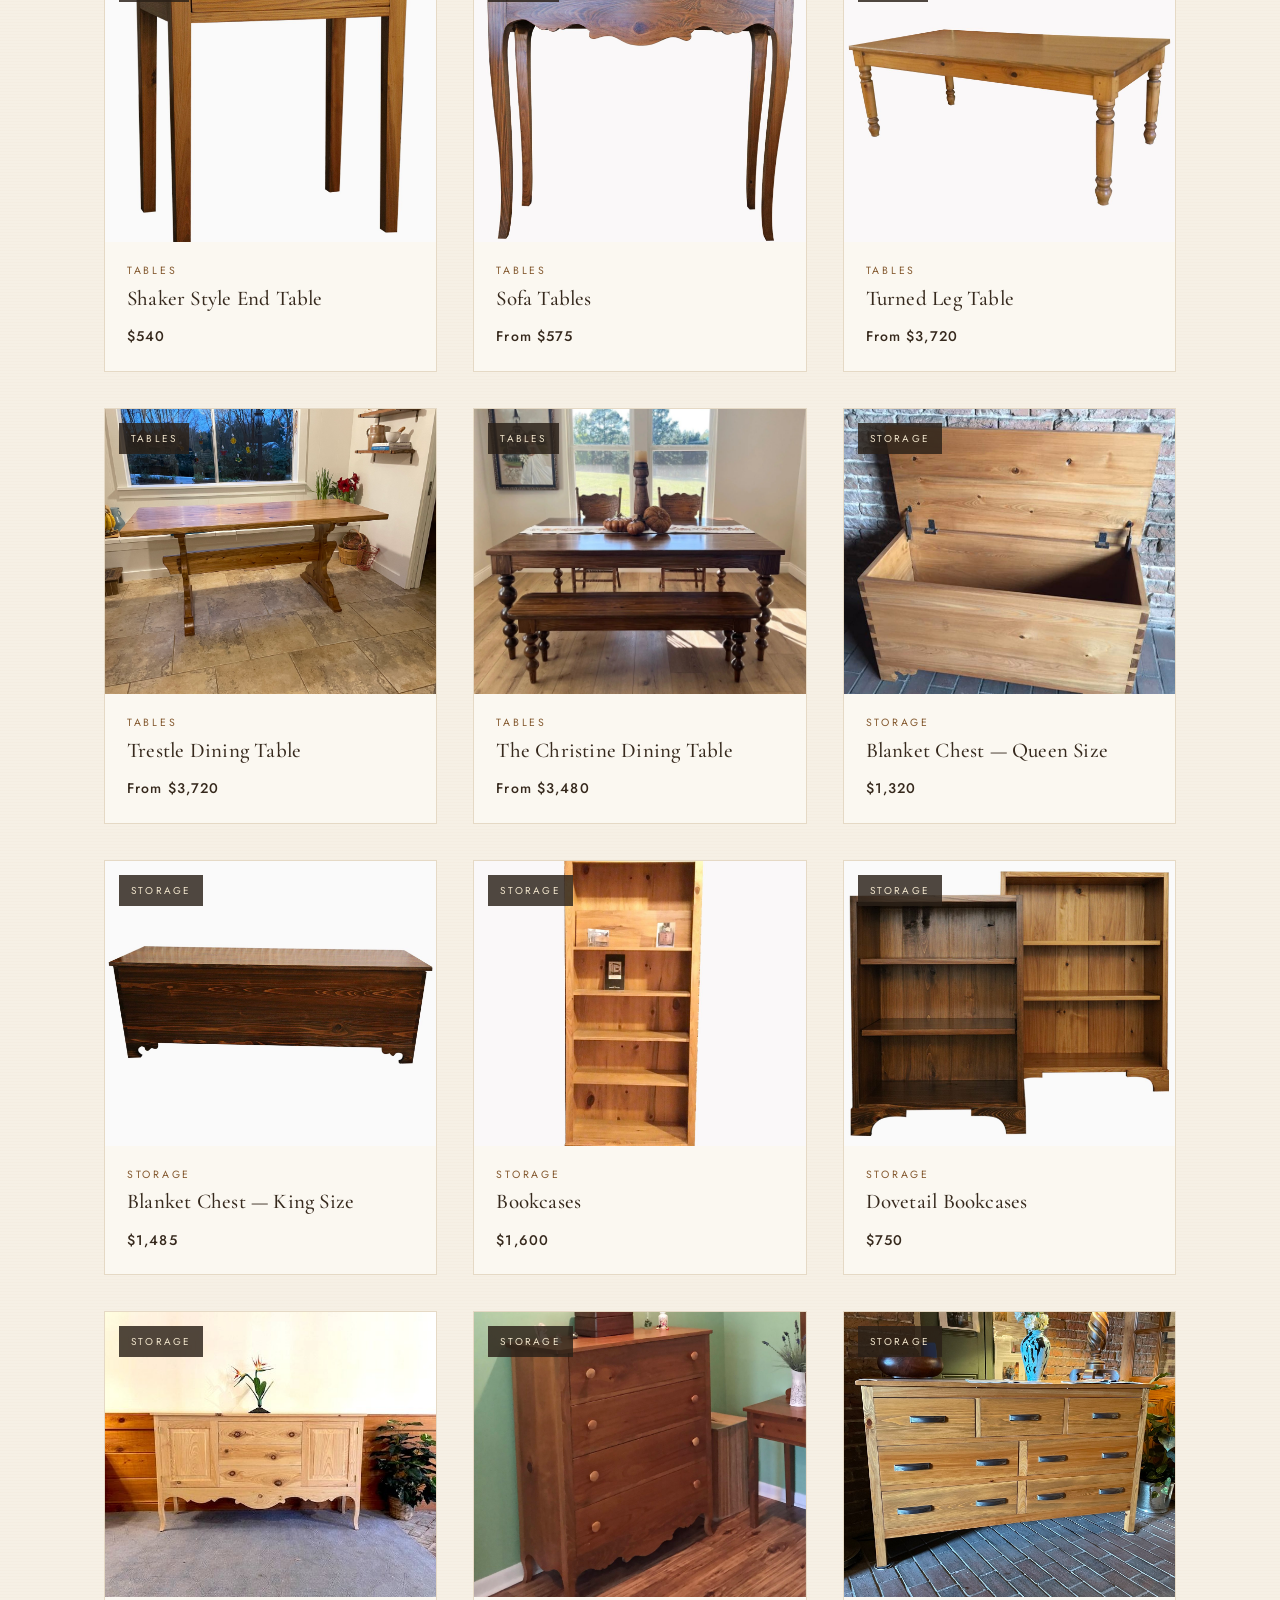
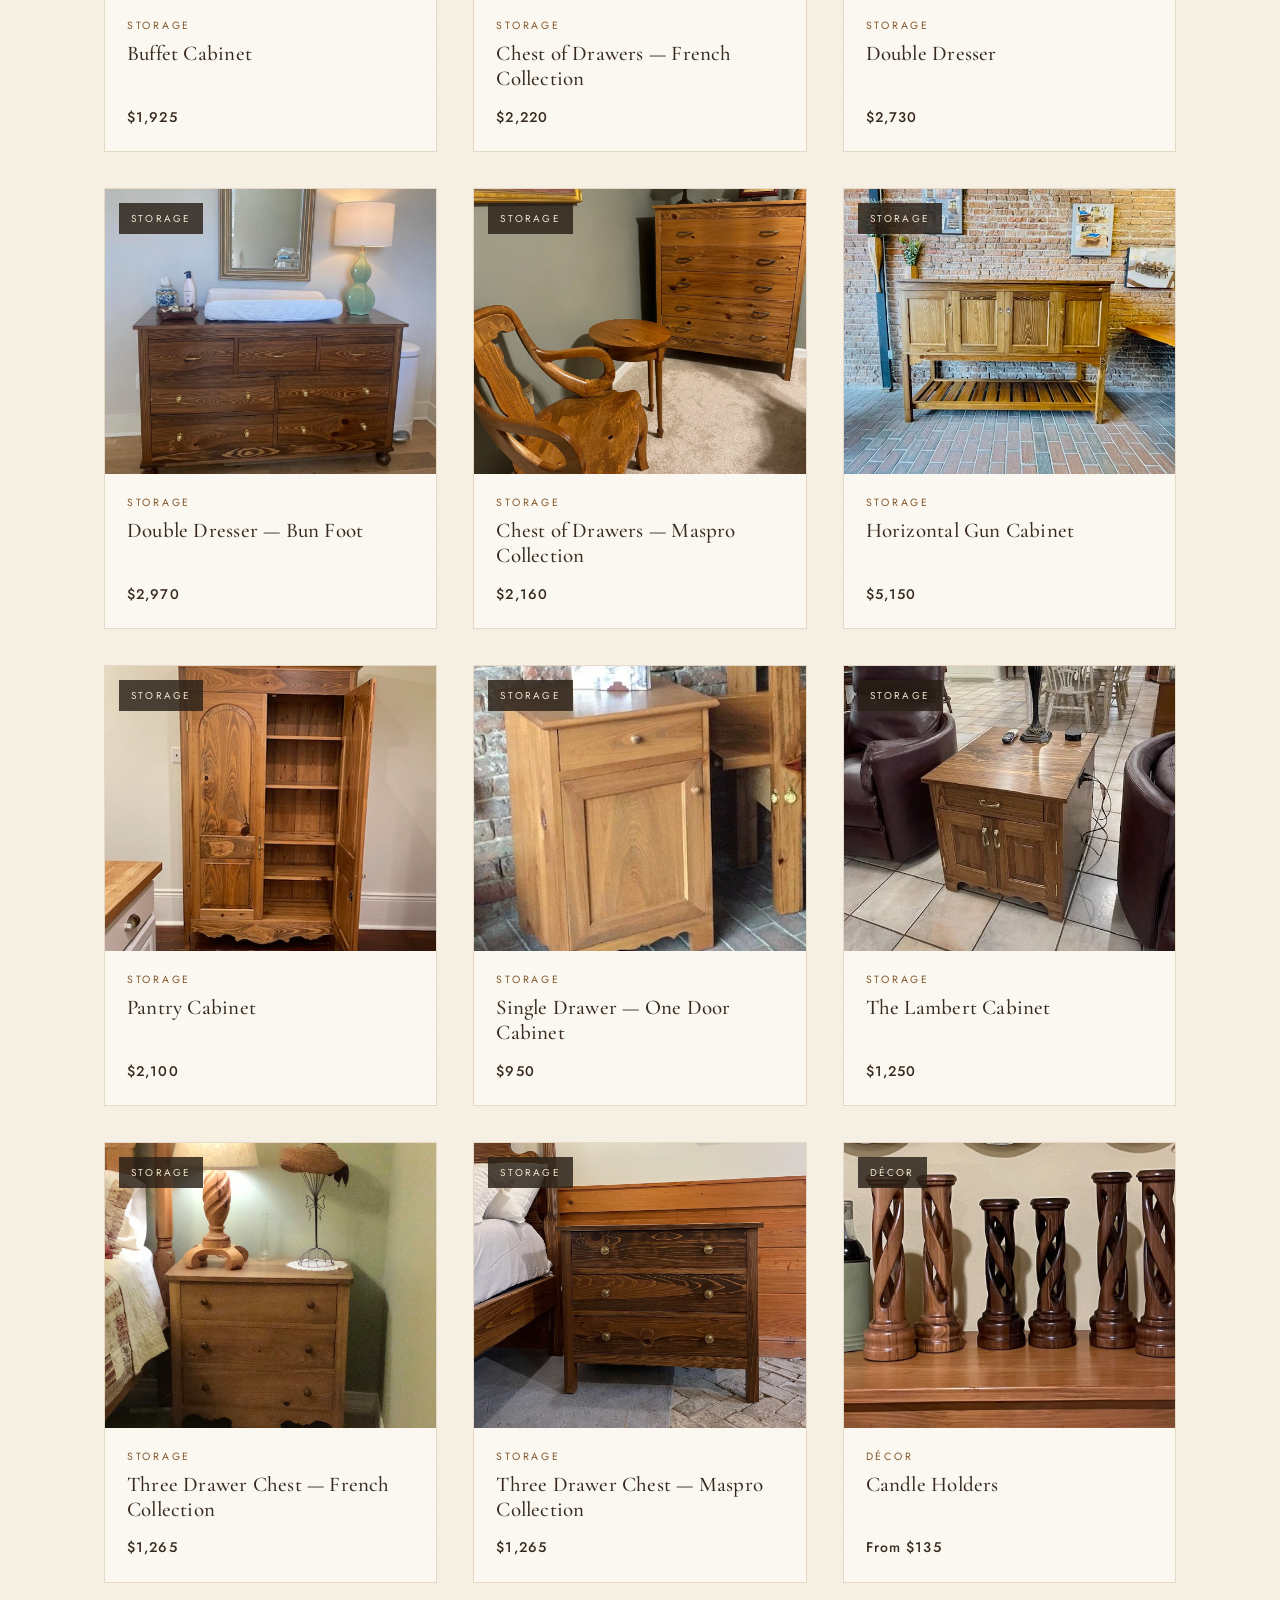
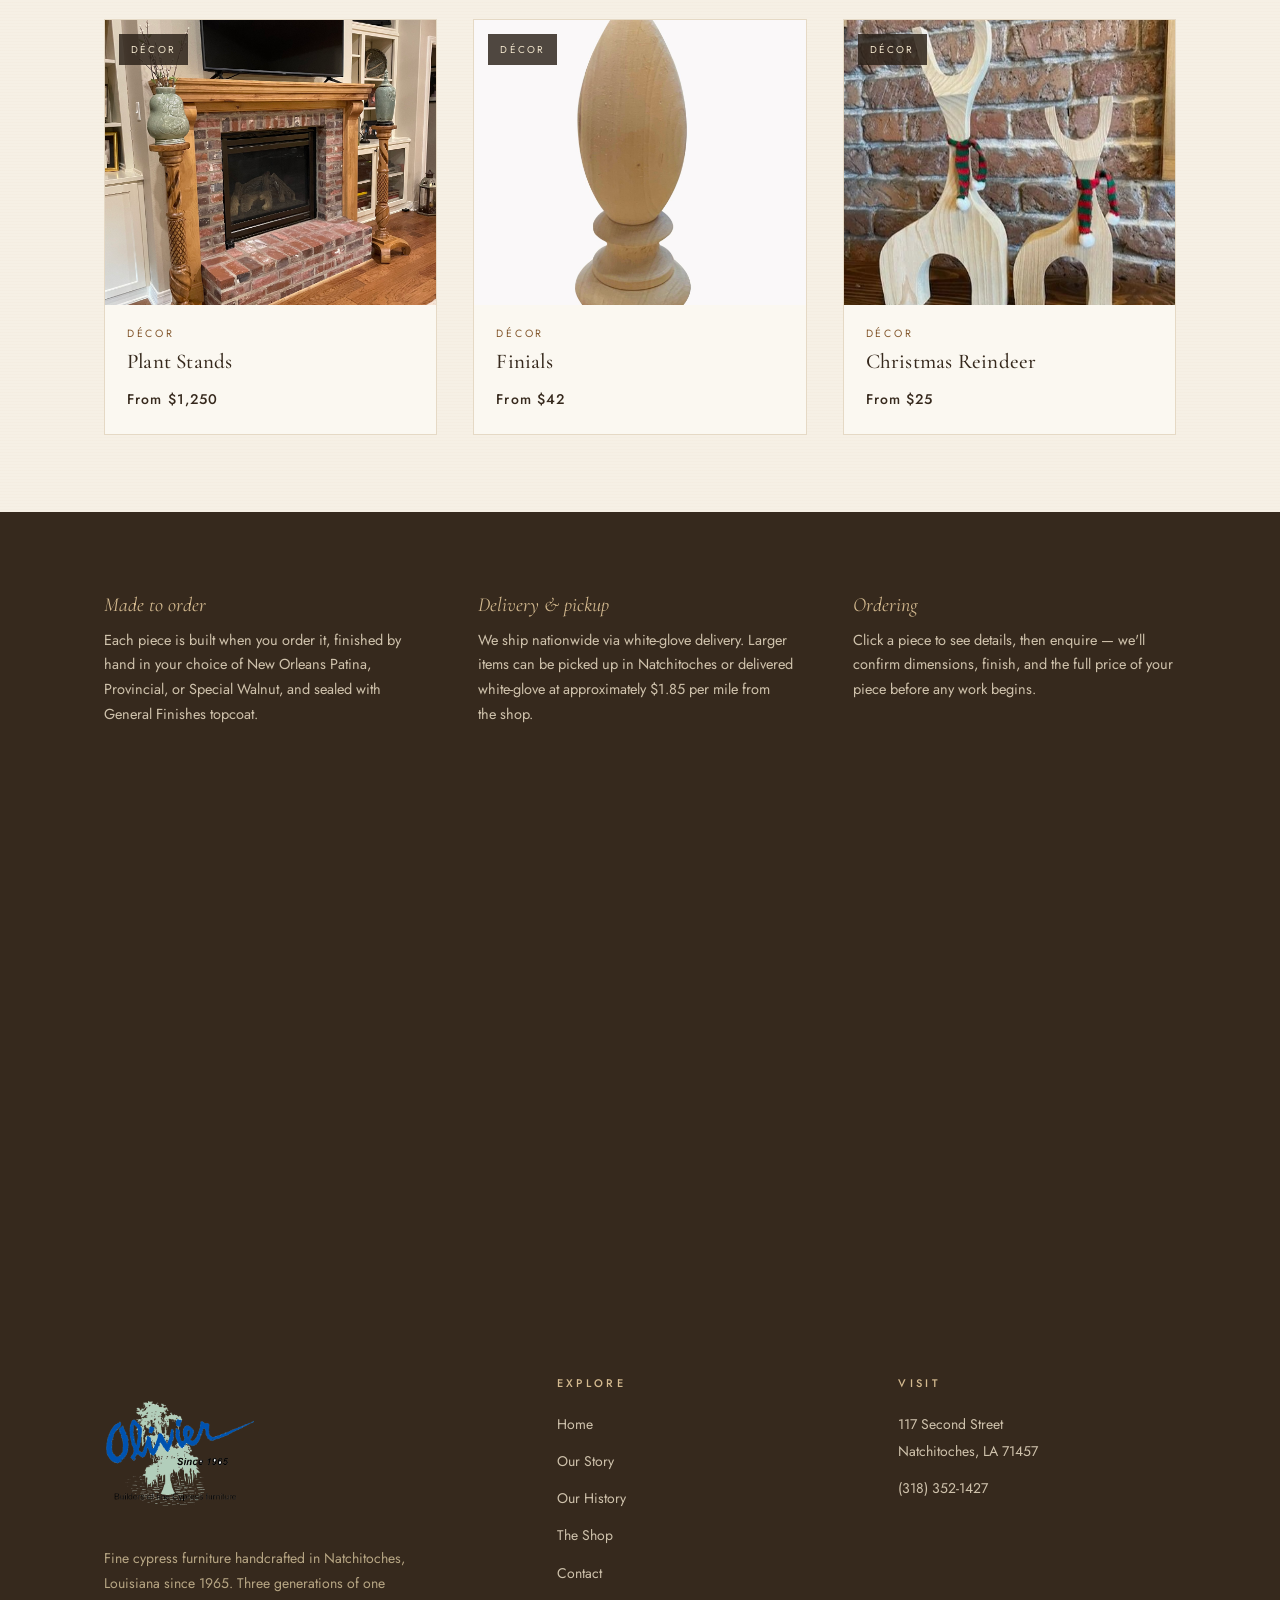
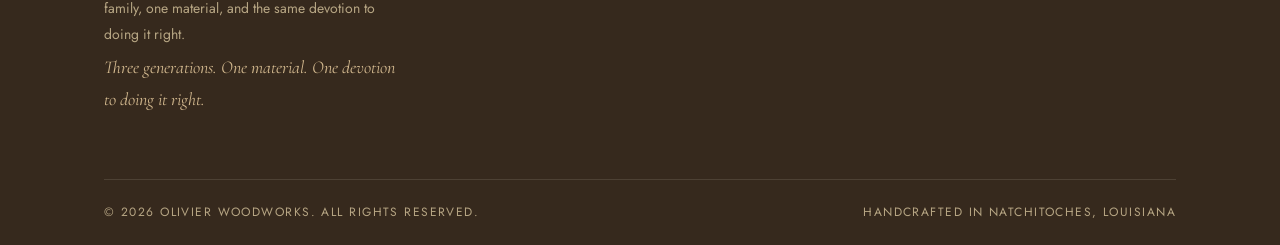
<file: olivia-site/shop.html>
<!DOCTYPE html>
<html lang="en">
<head>
  <meta charset="UTF-8">
  <meta name="viewport" content="width=device-width, initial-scale=1">
  <title>Shop — Olivier WoodWorks</title>
  <meta name="description" content="Browse handcrafted cypress furniture from Olivier WoodWorks — beds, seating, tables, storage and décor, made to order in Natchitoches, Louisiana.">
  <link rel="preconnect" href="https://fonts.googleapis.com">
  <link rel="preconnect" href="https://fonts.gstatic.com" crossorigin>
  <link href="https://fonts.googleapis.com/css2?family=Cormorant+Garamond:ital,wght@0,400;0,500;0,600;1,400;1,500&family=Jost:wght@300;400;500&display=swap" rel="stylesheet">
  <link rel="stylesheet" href="assets/css/style.css">
</head>
<body>

  <div class="announce">
    <strong>Est. 1965</strong> &nbsp;·&nbsp; Handcrafted cypress furniture &nbsp;·&nbsp; Natchitoches, Louisiana
  </div>

  <header class="header" id="header">
    <div class="header-inner">
      <a class="logo" href="index.html">
        <img class="logo-img" src="assets/img/site/logo.png" alt="Olivier WoodWorks">
      </a>
      <nav class="nav" aria-label="Primary">
        <a href="index.html">Home</a>
        <a href="about.html">Our Story</a>
        <a href="shop.html" aria-current="page">Shop</a>
        <a href="contact.html">Contact</a>
        <a class="nav-cta" href="contact.html">Order / Enquire</a>
      </nav>
      <button class="burger" id="burger" aria-label="Menu" aria-expanded="false">
        <span></span><span></span><span></span>
      </button>
    </div>
  </header>

  <div class="mobile-menu" aria-hidden="true">
    <a href="index.html">Home</a>
    <a href="about.html">Our Story</a>
    <a href="shop.html">Shop</a>
    <a href="contact.html">Contact</a>
    <div class="mobile-menu-foot">
      117 Second Street, Natchitoches, LA<br>
      <strong>(318) 352-1427</strong>
    </div>
  </div>

  <main>
    <section class="page-hero">
      <div class="container">
        <span class="eyebrow reveal">The shop</span>
        <h1 class="reveal" data-delay="1">Cypress furniture, made to order.</h1>
        <p class="reveal" data-delay="2">Every piece is handcrafted from Louisiana cypress in our Natchitoches workshop, built the way George taught — slowly, carefully, and right. Shown prices are for the base piece; finishes and custom sizing are always part of the conversation.</p>
      </div>
    </section>

    <section class="section section--tight">
      <div class="container">
        <div class="shop-bar reveal">
          <div class="filter-row" role="group" aria-label="Filter products by category">
            <button class="filter-btn" data-filter="All" aria-pressed="true">All</button>
            <button class="filter-btn" data-filter="Beds" aria-pressed="false">Beds</button>
            <button class="filter-btn" data-filter="Seating" aria-pressed="false">Seating</button>
            <button class="filter-btn" data-filter="Tables" aria-pressed="false">Tables</button>
            <button class="filter-btn" data-filter="Storage" aria-pressed="false">Storage</button>
            <button class="filter-btn" data-filter="Décor" aria-pressed="false">Décor</button>
          </div>
          <span class="shop-count" id="shopCount" aria-live="polite"></span>
        </div>

        <div class="product-grid" id="productGrid"></div>

        <div class="empty-state" id="emptyState" style="display:none">
          <p>No pieces in this category just yet — but we make everything to order.</p>
          <a class="btn btn--solid" href="contact.html">Ask about a custom piece</a>
        </div>
      </div>
    </section>

    <section class="note-strip">
      <div class="container">
        <div class="note-inner">
          <div class="note-item reveal">
            <span class="hand">Made to order</span>
            <p>Each piece is built when you order it, finished by hand in your choice of New Orleans Patina, Provincial, or Special Walnut, and sealed with General Finishes topcoat.</p>
          </div>
          <div class="note-item reveal" data-delay="1">
            <span class="hand">Delivery &amp; pickup</span>
            <p>We ship nationwide via white-glove delivery. Larger items can be picked up in Natchitoches or delivered white-glove at approximately $1.85 per mile from the shop.</p>
          </div>
          <div class="note-item reveal" data-delay="2">
            <span class="hand">Ordering</span>
            <p>Click a piece to see details, then enquire — we'll confirm dimensions, finish, and the full price of your piece before any work begins.</p>
          </div>
        </div>
      </div>
    </section>

    <section class="section section--dark">
      <div class="container center">
        <span class="eyebrow reveal">Looking for something particular?</span>
        <h2 class="reveal" data-delay="1" style="font-size:clamp(30px,4.4vw,50px);margin:16px 0 14px">We'll build it with you.</h2>
        <p class="reveal" data-delay="2" style="color:#cfc2ac;max-width:56ch;margin:0 auto 32px">Tell us the piece you have in mind — the right size, the finish, the room it's headed to. We love the collaborative part.</p>
        <div class="reveal" data-delay="3">
          <a class="btn btn--solid" href="contact.html">Start an enquiry</a>
          <a class="btn btn--outline" href="about.html" style="margin-left:10px">Meet the family</a>
        </div>
      </div>
    </section>
  </main>

  <footer class="footer">
    <div class="container">
      <div class="footer-grid">
        <div>
          <a class="logo" href="index.html"><img class="logo-img" src="assets/img/site/logo.png" alt="Olivier WoodWorks"></a>
          <p>Fine cypress furniture handcrafted in Natchitoches, Louisiana since 1965. Three generations of one family, one material, and the same devotion to doing it right.</p>
          <p class="footer-note">Three generations. One material. One devotion to doing it right.</p>
        </div>
        <div>
          <h4>Explore</h4>
          <ul>
            <li><a href="index.html">Home</a></li>
            <li><a href="about.html">Our Story</a></li>
            <li><a href="about.html#history">Our History</a></li>
            <li><a href="shop.html">The Shop</a></li>
            <li><a href="contact.html">Contact</a></li>
          </ul>
        </div>
        <div>
          <h4>Visit</h4>
          <ul>
            <li><a href="contact.html">117 Second Street<br>Natchitoches, LA 71457</a></li>
            <li><a href="tel:+13183521427">(318) 352-1427</a></li>
          </ul>
        </div>
      </div>
      <div class="footer-bottom">
        <span>© <span id="year"></span> Olivier WoodWorks. All rights reserved.</span>
        <span>Handcrafted in Natchitoches, Louisiana</span>
      </div>
    </div>
  </footer>

  <div class="modal" id="productModal" role="dialog" aria-modal="true" aria-label="Product details">
    <div class="modal-backdrop" id="modalBackdrop"></div>
    <div class="modal-panel"></div>
  </div>

  <script src="assets/js/products.js"></script>
  <script src="assets/js/main.js"></script>
  <script>document.getElementById("year").textContent = new Date().getFullYear();</script>
</body>
</html>
</file>
<file: olivia-site/assets/css/style.css>
/* ============================================================
   Olivier WoodWorks — fine cypress furniture, Natchitoches, LA
   Design system: high-craft, warm, unhurried
   ============================================================ */

:root {
  --cream: #f6f0e5;
  --paper: #fbf8f1;
  --ink: #2a2018;
  --ink-soft: #5a4c3c;
  --espresso: #36291d;
  --wood: #a0714a;
  --wood-deep: #84592f;
  --cypress: #5e6b4a;
  --taupe: #c7b8a2;
  --line: #e5d9c5;
  --line-dark: #d8c9b0;
  --shadow-sm: 0 1px 2px rgba(42, 32, 24, 0.06), 0 6px 24px rgba(42, 32, 24, 0.06);
  --shadow-lg: 0 2px 4px rgba(42, 32, 24, 0.08), 0 24px 60px rgba(42, 32, 24, 0.16);
  --radius: 2px;
  --font-display: "Cormorant Garamond", "Times New Roman", serif;
  --font-sans: "Jost", "Segoe UI", sans-serif;
  --max: 1200px;
  --gutter: clamp(20px, 5vw, 64px);
}

*,
*::before,
*::after {
  box-sizing: border-box;
  margin: 0;
  padding: 0;
}

html {
  scroll-behavior: smooth;
  -webkit-text-size-adjust: 100%;
}

body {
  font-family: var(--font-sans);
  font-weight: 400;
  color: var(--ink);
  background-color: var(--cream);
  background-image:
    radial-gradient(1200px 500px at 50% -100px, rgba(255, 255, 255, 0.55), transparent 60%),
    repeating-linear-gradient(0deg, rgba(160, 113, 74, 0.018) 0 1px, transparent 1px 3px);
  line-height: 1.7;
  -webkit-font-smoothing: antialiased;
  text-rendering: optimizeLegibility;
  overflow-x: hidden;
}

img {
  display: block;
  max-width: 100%;
  height: auto;
}

a {
  color: inherit;
  text-decoration: none;
}

ul {
  list-style: none;
}

::selection {
  background: var(--wood);
  color: #fff;
}

/* ---------- Typography helpers ---------- */

h1, h2, h3, h4 {
  font-family: var(--font-display);
  font-weight: 500;
  line-height: 1.08;
  letter-spacing: 0.01em;
  color: var(--espresso);
}

.eyebrow {
  display: inline-flex;
  align-items: center;
  gap: 14px;
  font-family: var(--font-sans);
  font-size: 12px;
  font-weight: 500;
  letter-spacing: 0.32em;
  text-transform: uppercase;
  color: var(--wood-deep);
}

.eyebrow::before {
  content: "";
  width: 34px;
  height: 1px;
  background: currentColor;
  opacity: 0.7;
}

.eyebrow--center {
  justify-content: center;
}

.eyebrow--center::after {
  content: "";
  width: 34px;
  height: 1px;
  background: currentColor;
  opacity: 0.7;
}

.hand {
  font-family: var(--font-display);
  font-style: italic;
  font-weight: 400;
  color: var(--wood-deep);
}

.lead {
  font-size: clamp(1.05rem, 1.4vw, 1.2rem);
  font-weight: 400;
  color: var(--ink-soft);
  line-height: 1.75;
}

.serif-italic {
  font-family: var(--font-display);
  font-style: italic;
  font-weight: 500;
}

p {
  text-wrap: pretty;
}

/* ---------- Layout ---------- */

.container {
  width: 100%;
  max-width: var(--max);
  margin: 0 auto;
  padding-left: var(--gutter);
  padding-right: var(--gutter);
}

.section {
  padding: clamp(64px, 9vw, 128px) 0;
  position: relative;
}

.section--tight {
  padding: clamp(40px, 6vw, 84px) 0;
}

.section--dark {
  background-color: var(--espresso);
  color: #ece1cf;
}

.section--dark h1,
.section--dark h2,
.section--dark h3 {
  color: #f4ead8;
}

.section--dark .eyebrow {
  color: #d3b98f;
}

.section--dark .lead {
  color: #cfc2ac;
}

.section--paper {
  background-color: var(--paper);
}

.center {
  text-align: center;
}

.rule {
  width: 100%;
  height: 1px;
  background: var(--line);
  border: 0;
  margin: 0;
}

/* ---------- Buttons & links ---------- */

.btn {
  display: inline-block;
  font-family: var(--font-sans);
  font-size: 13px;
  font-weight: 500;
  letter-spacing: 0.22em;
  text-transform: uppercase;
  padding: 17px 34px;
  border: 1px solid transparent;
  cursor: pointer;
  transition: all 0.35s ease;
  background: transparent;
  color: inherit;
  position: relative;
}

.btn--solid {
  background: var(--espresso);
  color: #f4ead8;
}

.btn--solid:hover {
  background: var(--wood-deep);
  color: #fff;
  box-shadow: var(--shadow-sm);
}

.btn--outline {
  border-color: rgba(244, 234, 216, 0.45);
  color: #f4ead8;
}

.btn--outline:hover {
  border-color: var(--wood);
  background: var(--wood);
  color: #fff;
}

.btn--outline-dark {
  border-color: rgba(42, 32, 24, 0.35);
  color: var(--espresso);
}

.btn--outline-dark:hover {
  border-color: var(--wood-deep);
  background: var(--wood-deep);
  color: #fff;
}

.text-link {
  position: relative;
  display: inline-block;
  font-size: 12px;
  font-weight: 500;
  letter-spacing: 0.22em;
  text-transform: uppercase;
  color: var(--wood-deep);
  padding-bottom: 6px;
}

.text-link::after {
  content: "";
  position: absolute;
  left: 0;
  bottom: 0;
  width: 100%;
  height: 1px;
  background: currentColor;
  transform: scaleX(0.35);
  transform-origin: left;
  transition: transform 0.4s ease;
}

.text-link:hover::after {
  transform: scaleX(1);
}

.text-link--light {
  color: #d3b98f;
}

/* ---------- Announcement bar ---------- */

.announce {
  background: var(--espresso);
  color: #d9c9ae;
  font-size: 11px;
  letter-spacing: 0.28em;
  text-transform: uppercase;
  text-align: center;
  padding: 11px var(--gutter);
  font-weight: 400;
}

.announce strong {
  color: #f0e2c6;
  font-weight: 500;
}

/* ---------- Header ---------- */

.header {
  position: sticky;
  top: 0;
  z-index: 100;
  background: rgba(251, 248, 241, 0.92);
  -webkit-backdrop-filter: blur(14px);
  backdrop-filter: blur(14px);
  border-bottom: 1px solid var(--line);
}

.header-inner {
  display: flex;
  align-items: center;
  justify-content: space-between;
  gap: 24px;
  padding: 18px var(--gutter);
  max-width: var(--max);
  margin: 0 auto;
}

.logo {
  font-family: var(--font-display);
  font-size: clamp(22px, 3vw, 27px);
  font-weight: 600;
  letter-spacing: 0.06em;
  color: var(--espresso);
  line-height: 1;
  display: flex;
  align-items: baseline;
  gap: 10px;
}

.logo .logo-img {
  display: block;
  height: 140px;
  width: auto;
  transition: opacity 0.3s ease;
}

.logo:hover .logo-img {
  opacity: 0.85;
}

.nav {
  display: flex;
  align-items: center;
  gap: clamp(18px, 3vw, 40px);
}

.nav a {
  font-size: 12px;
  font-weight: 500;
  letter-spacing: 0.24em;
  text-transform: uppercase;
  color: var(--ink-soft);
  position: relative;
  padding: 6px 0;
  transition: color 0.3s ease;
}

.nav a::after {
  content: "";
  position: absolute;
  left: 0;
  bottom: 0;
  height: 1px;
  width: 100%;
  background: var(--wood-deep);
  transform: scaleX(0);
  transform-origin: left;
  transition: transform 0.35s ease;
}

.nav a:hover,
.nav a[aria-current="page"] {
  color: var(--espresso);
}

.nav a:hover::after,
.nav a[aria-current="page"]::after {
  transform: scaleX(1);
}

.nav-cta {
  display: inline-block;
  font-size: 12px !important;
  letter-spacing: 0.2em !important;
  text-transform: uppercase;
  padding: 12px 24px !important;
  border: 1px solid var(--espresso);
  color: var(--espresso) !important;
  transition: all 0.3s ease;
}

.nav-cta::after {
  display: none;
}

.nav-cta:hover {
  background: var(--espresso);
  color: #f4ead8 !important;
}

.burger {
  display: none;
  background: none;
  border: 0;
  cursor: pointer;
  width: 40px;
  height: 40px;
  position: relative;
  z-index: 120;
}

.burger span {
  position: absolute;
  left: 8px;
  right: 8px;
  height: 1px;
  background: var(--espresso);
  transition: all 0.3s ease;
}

.burger span:nth-child(1) { top: 14px; }
.burger span:nth-child(2) { top: 20px; }
.burger span:nth-child(3) { top: 26px; }

body.menu-open .burger span:nth-child(1) {
  top: 20px;
  transform: rotate(45deg);
}

body.menu-open .burger span:nth-child(2) {
  opacity: 0;
}

body.menu-open .burger span:nth-child(3) {
  top: 20px;
  transform: rotate(-45deg);
}

/* Mobile menu */
.mobile-menu {
  position: fixed;
  inset: 0;
  background: var(--espresso);
  color: #ece1cf;
  z-index: 110;
  display: flex;
  flex-direction: column;
  justify-content: center;
  padding: 80px var(--gutter) 40px;
  opacity: 0;
  visibility: hidden;
  transition: opacity 0.4s ease, visibility 0.4s ease;
}

body.menu-open .mobile-menu {
  opacity: 1;
  visibility: visible;
}

.mobile-menu a {
  font-family: var(--font-display);
  font-size: clamp(28px, 7vw, 40px);
  color: #f0e4cb;
  display: block;
  padding: 10px 0;
  opacity: 0;
  transform: translateY(16px);
  transition: all 0.4s ease;
}

body.menu-open .mobile-menu a {
  opacity: 1;
  transform: none;
}

body.menu-open .mobile-menu a:nth-child(2) { transition-delay: 0.05s; }
body.menu-open .mobile-menu a:nth-child(3) { transition-delay: 0.1s; }
body.menu-open .mobile-menu a:nth-child(4) { transition-delay: 0.15s; }

.mobile-menu .mobile-menu-foot {
  margin-top: 40px;
  font-size: 13px;
  letter-spacing: 0.18em;
  text-transform: uppercase;
  color: #b7a684;
  line-height: 2.2;
}

.mobile-menu .mobile-menu-foot strong {
  color: #e6d6b6;
  font-weight: 500;
}

/* ---------- Hero ---------- */

.hero {
  position: relative;
  min-height: clamp(560px, 82vh, 760px);
  display: flex;
  align-items: flex-end;
  color: #f6efdf;
  overflow: hidden;
}

.hero-media {
  position: absolute;
  inset: 0;
  z-index: 0;
}

.hero-media img {
  width: 100%;
  height: 100%;
  object-fit: cover;
}

.hero-media::after {
  content: "";
  position: absolute;
  inset: 0;
  background: linear-gradient(
    180deg,
    rgba(28, 20, 12, 0.42) 0%,
    rgba(28, 20, 12, 0.18) 40%,
    rgba(28, 20, 12, 0.66) 100%
  );
}

.hero-content {
  position: relative;
  z-index: 1;
  width: 100%;
  max-width: var(--max);
  margin: 0 auto;
  padding: clamp(40px, 6vw, 80px) var(--gutter) clamp(48px, 7vw, 96px);
}

.hero-kicker {
  font-size: 12px;
  letter-spacing: 0.34em;
  text-transform: uppercase;
  color: #e4cf9f;
  margin-bottom: 18px;
}

.hero h1 {
  font-size: clamp(42px, 7.5vw, 86px);
  font-weight: 500;
  color: #fff;
  max-width: 15ch;
  text-wrap: balance;
}

.hero h1 .accent {
  font-style: italic;
  color: #e9d3a1;
}

.hero p {
  margin-top: 22px;
  max-width: 52ch;
  font-size: clamp(1rem, 1.4vw, 1.15rem);
  font-weight: 400;
  color: #e8ddc6;
  text-wrap: pretty;
}

.hero-actions {
  display: flex;
  flex-wrap: wrap;
  gap: 14px;
  margin-top: 38px;
}

/* Page hero (interior pages) */
.page-hero {
  position: relative;
  padding: clamp(72px, 11vw, 150px) 0 clamp(56px, 8vw, 110px);
  color: #f6efdf;
  background: var(--espresso);
  text-align: center;
  overflow: hidden;
}

.page-hero::before {
  content: "";
  position: absolute;
  inset: 0;
  background:
    radial-gradient(900px 420px at 50% -20%, rgba(160, 113, 74, 0.4), transparent 65%),
    repeating-linear-gradient(0deg, rgba(244, 234, 216, 0.03) 0 1px, transparent 1px 3px);
}

.page-hero .container {
  position: relative;
  z-index: 1;
}

.page-hero h1 {
  font-size: clamp(40px, 6vw, 64px);
  color: #fff;
  margin: 14px 0 16px;
}

.page-hero p {
  max-width: 60ch;
  margin: 0 auto;
  color: #cfc2ac;
  font-size: clamp(1rem, 1.4vw, 1.15rem);
  font-weight: 400;
  text-wrap: pretty;
}

.page-hero .eyebrow {
  color: #d3b98f;
  justify-content: center;
}

.page-hero .eyebrow::after {
  content: "";
  width: 34px;
  height: 1px;
  background: currentColor;
  opacity: 0.7;
}

/* ---------- Split / feature blocks ---------- */

.split {
  display: grid;
  grid-template-columns: 1fr 1fr;
  align-items: center;
  gap: clamp(32px, 6vw, 88px);
}

.split--reverse .split-media {
  order: 2;
}

.split-media {
  position: relative;
}

.split-media img {
  width: 100%;
  height: clamp(320px, 44vw, 540px);
  object-fit: cover;
}

.split-media .frame {
  position: absolute;
  inset: 16px;
  border: 1px solid rgba(244, 234, 216, 0.5);
  pointer-events: none;
}

.split-body .hand {
  font-size: clamp(17px, 2.2vw, 23px);
  margin: 6px 0 18px;
  display: block;
}

.split-body h2 {
  font-size: clamp(30px, 4.2vw, 46px);
  margin: 10px 0 22px;
  text-wrap: balance;
}

.split-body p + p {
  margin-top: 16px;
}

.split-body .lead {
  margin-bottom: 26px;
}

.split-stats {
  display: flex;
  gap: clamp(24px, 4vw, 56px);
  margin-top: 34px;
  flex-wrap: wrap;
}

.stat .stat-num {
  font-family: var(--font-display);
  font-size: clamp(34px, 4vw, 46px);
  color: var(--wood-deep);
  line-height: 1;
}

.stat .stat-label {
  margin-top: 8px;
  font-size: 11px;
  letter-spacing: 0.24em;
  text-transform: uppercase;
  color: var(--ink-soft);
}

/* ---------- Section headers ---------- */

.section-head {
  max-width: 760px;
  margin-bottom: clamp(40px, 6vw, 72px);
}

.section-head--center {
  margin-left: auto;
  margin-right: auto;
  text-align: center;
}

.section-head--center .eyebrow {
  justify-content: center;
}

.section-head--center .eyebrow::after {
  content: "";
  width: 34px;
  height: 1px;
  background: currentColor;
  opacity: 0.7;
}

.section-head h2 {
  font-size: clamp(30px, 4.4vw, 50px);
  margin: 14px 0 18px;
  text-wrap: balance;
}

.section-head .hand {
  font-size: clamp(16px, 2vw, 21px);
  margin-bottom: 6px;
  display: block;
}

.section-head p {
  color: var(--ink-soft);
}

/* ---------- Marquee quote band ---------- */

.quote-band {
  background: var(--paper);
  text-align: center;
  padding: clamp(56px, 8vw, 110px) var(--gutter);
  border-top: 1px solid var(--line);
  border-bottom: 1px solid var(--line);
}

.quote-band blockquote {
  font-family: var(--font-display);
  font-size: clamp(24px, 3.6vw, 40px);
  font-style: italic;
  font-weight: 500;
  line-height: 1.35;
  color: var(--espresso);
  max-width: 30ch;
  margin: 0 auto;
  text-wrap: balance;
}

.quote-band cite {
  display: block;
  margin-top: 22px;
  font-style: normal;
  font-size: 11px;
  letter-spacing: 0.28em;
  text-transform: uppercase;
  color: var(--wood-deep);
}

/* ---------- Feature grid (craft) ---------- */

.craft-grid {
  display: grid;
  grid-template-columns: repeat(3, 1fr);
  gap: clamp(24px, 3vw, 40px);
}

.craft-item .craft-media {
  overflow: hidden;
  margin-bottom: 22px;
}

.craft-item img {
  width: 100%;
  height: clamp(220px, 26vw, 320px);
  object-fit: cover;
  transition: transform 0.9s ease;
}

.craft-item:hover img {
  transform: scale(1.05);
}

.craft-item .craft-num {
  font-family: var(--font-display);
  font-size: 15px;
  color: var(--wood-deep);
  letter-spacing: 0.2em;
}

.craft-item h3 {
  font-size: clamp(20px, 2.4vw, 26px);
  margin: 8px 0 12px;
}

.craft-item p {
  color: var(--ink-soft);
  font-size: 15px;
}

/* ---------- Finishes strip ---------- */

.finishes {
  display: grid;
  grid-template-columns: 1.1fr 1fr;
  align-items: center;
  gap: clamp(32px, 6vw, 80px);
}

.finishes img {
  width: 100%;
  height: clamp(260px, 34vw, 420px);
  object-fit: cover;
}

.finish-list {
  margin-top: 26px;
  display: grid;
  gap: 0;
}

.finish-row {
  display: flex;
  align-items: center;
  gap: 20px;
  padding: 16px 0;
  border-bottom: 1px solid var(--line);
}

.finish-row:last-child {
  border-bottom: 0;
}

.finish-swatch {
  width: 44px;
  height: 44px;
  border-radius: 50%;
  flex: none;
  box-shadow: inset 0 0 0 1px rgba(42, 32, 24, 0.18);
}

.finish-row .finish-name {
  font-family: var(--font-display);
  font-size: clamp(19px, 2.4vw, 24px);
  color: var(--espresso);
}

.finish-row .finish-note {
  margin-left: auto;
  font-size: 12px;
  letter-spacing: 0.14em;
  text-transform: uppercase;
  color: var(--ink-soft);
}

/* ---------- Product cards ---------- */

.product-grid {
  display: grid;
  grid-template-columns: repeat(3, 1fr);
  gap: clamp(22px, 3vw, 36px);
}

.product-card {
  background: var(--paper);
  border: 1px solid var(--line);
  cursor: pointer;
  transition: all 0.4s ease;
  display: flex;
  flex-direction: column;
}

.product-card:hover {
  transform: translateY(-8px) scale(1.035);
  box-shadow: var(--shadow-sm);
  border-color: var(--line-dark);
}

.product-card .card-media {
  position: relative;
  overflow: hidden;
  aspect-ratio: 1 / 0.86;
  background: #efe7d7;
}

.product-card img {
  width: 100%;
  height: 100%;
  object-fit: cover;
  transition: transform 0.9s ease;
}

.product-card .card-tag {
  position: absolute;
  top: 14px;
  left: 14px;
  background: rgba(42, 32, 24, 0.82);
  color: #f0e4cb;
  font-size: 10px;
  letter-spacing: 0.22em;
  text-transform: uppercase;
  padding: 7px 12px;
}

.product-card .card-body {
  padding: 20px 22px 22px;
  display: flex;
  flex-direction: column;
  gap: 6px;
  flex: 1;
}

.product-card .card-cat {
  font-size: 10.5px;
  letter-spacing: 0.26em;
  text-transform: uppercase;
  color: var(--wood-deep);
}

.product-card h3 {
  font-size: 21px;
  font-weight: 500;
  line-height: 1.2;
}

.product-card .card-price {
  margin-top: auto;
  padding-top: 8px;
  font-size: 14px;
  letter-spacing: 0.08em;
  color: var(--ink-soft);
}

.product-card .card-price strong {
  color: var(--espresso);
  font-weight: 500;
}

/* ---------- Filter bar ---------- */

.filters {
  display: flex;
  flex-wrap: wrap;
  gap: 10px;
  justify-content: center;
  margin-bottom: clamp(36px, 5vw, 56px);
}

.filter-btn {
  background: transparent;
  border: 1px solid var(--line-dark);
  color: var(--ink-soft);
  font-family: var(--font-sans);
  font-size: 12px;
  letter-spacing: 0.18em;
  text-transform: uppercase;
  padding: 11px 20px;
  cursor: pointer;
  transition: all 0.3s ease;
}

.filter-btn:hover {
  border-color: var(--wood-deep);
  color: var(--wood-deep);
}

.filter-btn[aria-pressed="true"] {
  background: var(--espresso);
  border-color: var(--espresso);
  color: #f4ead8;
}

.empty-state {
  display: none;
  text-align: center;
  padding: 60px 20px;
  color: var(--ink-soft);
  font-family: var(--font-display);
  font-size: 22px;
  font-style: italic;
}

.shop-bar {
  display: flex;
  flex-wrap: wrap;
  align-items: center;
  justify-content: space-between;
  gap: 18px;
  margin-bottom: clamp(32px, 4.5vw, 48px);
}

.filter-row {
  display: flex;
  flex-wrap: wrap;
  gap: 10px;
}

.shop-count {
  font-family: var(--font-sans);
  font-size: 12px;
  letter-spacing: 0.2em;
  text-transform: uppercase;
  color: var(--ink-soft);
}

/* ---------- Featured carousel ---------- */

.featured-carousel {
  position: relative;
}

.featured-track .product-card {
  animation: featuredIn 0.55s ease both;
}

@keyframes featuredIn {
  from { opacity: 0; }
  to { opacity: 1; }
}

.featured-nav {
  display: flex;
  align-items: center;
  justify-content: center;
  gap: 20px;
  margin-top: 38px;
}

.featured-btn {
  width: 46px;
  height: 46px;
  border: 1px solid var(--line-dark);
  background: transparent;
  color: var(--espresso);
  font-size: 18px;
  cursor: pointer;
  transition: all 0.3s ease;
}

.featured-btn:hover {
  background: var(--espresso);
  border-color: var(--espresso);
  color: #f0e4cb;
}

.featured-dots {
  display: flex;
  align-items: center;
  gap: 10px;
}

.featured-dot {
  width: 8px;
  height: 8px;
  border-radius: 50%;
  border: 1px solid var(--line-dark);
  background: transparent;
  padding: 0;
  cursor: pointer;
  transition: all 0.3s ease;
}

.featured-dot:hover {
  border-color: var(--wood-deep);
}

.featured-dot.is-active {
  background: var(--wood-deep);
  border-color: var(--wood-deep);
  transform: scale(1.3);
}

/* ---------- Shop note / delivery ---------- */

.note-strip {
  background: var(--espresso);
  color: #cfc2ac;
}

.note-strip .note-inner {
  display: grid;
  grid-template-columns: repeat(3, 1fr);
  gap: clamp(28px, 4vw, 56px);
  padding: clamp(44px, 6vw, 76px) 0;
}

.note-strip h3 {
  color: #f0e4cb;
  font-size: 19px;
  margin-bottom: 10px;
}

.note-strip p {
  font-size: 14.5px;
}

.note-strip .note-mark {
  font-family: var(--font-display);
  font-style: italic;
  font-size: 20px;
  color: #d3b98f;
  display: block;
  margin-bottom: 6px;
}

.note-item .hand {
  font-family: var(--font-display);
  font-style: italic;
  font-size: 20px;
  color: #d3b98f;
  display: block;
  margin-bottom: 6px;
}

/* ---------- Contact ---------- */

.contact-grid {
  display: grid;
  grid-template-columns: minmax(0, 5fr) minmax(0, 6fr);
  gap: clamp(36px, 5vw, 72px);
  align-items: start;
}

.contact-info .contact-block {
  margin-bottom: 40px;
}

.contact-block .hand {
  font-family: var(--font-display);
  font-style: italic;
  font-size: 22px;
  color: var(--wood-deep);
  display: block;
  margin-bottom: 6px;
}

.contact-block h3 {
  font-size: clamp(22px, 2.4vw, 28px);
  margin-bottom: 8px;
}

.contact-block p {
  color: var(--ink-soft);
  font-size: 15px;
  line-height: 1.75;
}

.contact-block a {
  color: var(--espresso);
  font-size: 16px;
  line-height: 1.6;
  text-decoration: underline;
  text-underline-offset: 3px;
  text-decoration-color: rgba(160, 113, 74, 0.4);
  transition: color 0.3s ease, text-decoration-color 0.3s ease;
}

.contact-block a:hover {
  color: var(--wood-deep);
  text-decoration-color: var(--wood-deep);
}

.contact-form-card {
  background: var(--paper);
  border: 1px solid var(--line);
  box-shadow: var(--shadow-sm);
  padding: clamp(28px, 4vw, 44px);
}

.contact-form-card h3 {
  font-size: clamp(24px, 3vw, 32px);
  margin-bottom: 8px;
}

.contact-form-card .form-intro {
  color: var(--ink-soft);
  font-size: 14.5px;
  line-height: 1.7;
  margin-bottom: 24px;
}

.contact-form-card label {
  display: block;
  font-family: var(--font-sans);
  font-size: 11px;
  letter-spacing: 0.22em;
  text-transform: uppercase;
  color: var(--ink-soft);
  margin: 18px 0 6px;
}

.contact-form-card label span {
  letter-spacing: 0.05em;
  text-transform: none;
  opacity: 0.65;
}

.contact-form-card input,
.contact-form-card textarea {
  width: 100%;
  background: #fff;
  border: 1px solid var(--line-dark);
  border-radius: var(--radius);
  font-family: var(--font-sans);
  font-size: 15px;
  color: var(--ink);
  padding: 12px 14px;
  transition: border-color 0.3s ease, box-shadow 0.3s ease;
}

.contact-form-card textarea {
  resize: vertical;
  min-height: 120px;
}

.contact-form-card input:focus,
.contact-form-card textarea:focus {
  outline: none;
  border-color: var(--wood);
  box-shadow: 0 0 0 3px rgba(160, 113, 74, 0.12);
}

.btn--block {
  display: block;
  width: 100%;
  margin-top: 26px;
}

.form-note {
  margin-top: 14px;
  text-align: center;
  font-size: 12.5px;
  color: var(--ink-soft);
  opacity: 0.8;
}

.form-success {
  text-align: center;
  padding: 20px 4px;
}

.form-success p {
  color: var(--ink-soft);
  font-size: 15px;
  line-height: 1.7;
  margin: 10px 0 22px;
}

.full-figure img {
  width: 100%;
  height: clamp(280px, 40vw, 460px);
  object-fit: cover;
  display: block;
}

.full-figure figcaption {
  margin-top: 12px;
  font-family: var(--font-sans);
  font-size: 12.5px;
  letter-spacing: 0.06em;
  color: var(--ink-soft);
}

/* ---------- Testimonial ---------- */

.testimonial {
  max-width: 820px;
  margin: 0 auto;
  text-align: center;
}

.testimonial blockquote {
  font-family: var(--font-display);
  font-size: clamp(22px, 3.2vw, 34px);
  font-style: italic;
  font-weight: 500;
  line-height: 1.45;
  color: var(--espresso);
  text-wrap: balance;
}

.testimonial cite {
  display: block;
  margin-top: 20px;
  font-style: normal;
  font-size: 11px;
  letter-spacing: 0.28em;
  text-transform: uppercase;
  color: var(--wood-deep);
}

/* ---------- Visit / contact ---------- */

.visit-grid {
  display: grid;
  grid-template-columns: 1fr 1fr;
  gap: clamp(32px, 6vw, 80px);
  align-items: start;
}

.visit-grid .visit-media img {
  width: 100%;
  height: clamp(300px, 44vw, 560px);
  object-fit: cover;
}

.info-block {
  padding: 0 0 26px;
  margin-bottom: 26px;
  border-bottom: 1px solid var(--line);
}

.info-block:last-child {
  border-bottom: 0;
}

.info-block h3 {
  font-size: 12px;
  letter-spacing: 0.3em;
  text-transform: uppercase;
  font-family: var(--font-sans);
  font-weight: 500;
  color: var(--wood-deep);
  margin-bottom: 12px;
}

.info-block p,
.info-block a {
  font-family: var(--font-display);
  font-size: clamp(20px, 2.6vw, 26px);
  color: var(--espresso);
  line-height: 1.4;
}

.info-block a:hover {
  color: var(--wood-deep);
}

/* ---------- Timeline ---------- */

.timeline {
  position: relative;
  max-width: 760px;
  margin: 0 auto;
  padding-left: 34px;
}

.timeline::before {
  content: "";
  position: absolute;
  left: 6px;
  top: 6px;
  bottom: 6px;
  width: 1px;
  background: var(--line-dark);
}

.timeline-item {
  position: relative;
  padding: 0 0 40px 24px;
}

.timeline-item:last-child {
  padding-bottom: 0;
}

.timeline-item::before {
  content: "";
  position: absolute;
  left: -31px;
  top: 6px;
  width: 13px;
  height: 13px;
  border-radius: 50%;
  background: var(--wood);
  border: 3px solid var(--paper);
  box-shadow: 0 0 0 1px var(--line-dark);
}

.timeline-item .year {
  font-family: var(--font-display);
  font-size: 26px;
  color: var(--wood-deep);
  line-height: 1;
}

.timeline-item p {
  margin-top: 8px;
  color: var(--ink-soft);
  font-size: 15px;
}

/* ---------- Story / editorial ---------- */

.editorial p {
  font-size: 17px;
  color: var(--ink);
  max-width: 66ch;
  margin-bottom: 22px;
}

.editorial .dropcap::first-letter {
  font-family: var(--font-display);
  font-size: 3.4em;
  float: left;
  line-height: 0.85;
  padding: 6px 12px 0 0;
  color: var(--wood-deep);
}

.editorial h3 {
  font-size: clamp(24px, 3vw, 32px);
  margin: 40px 0 16px;
}

.pull-quote {
  font-family: var(--font-display);
  font-size: clamp(22px, 3vw, 30px);
  font-style: italic;
  font-weight: 500;
  line-height: 1.4;
  color: var(--wood-deep);
  border-left: 2px solid var(--wood);
  padding-left: 24px;
  margin: 40px 0;
  max-width: 40ch;
}

.gallery {
  display: grid;
  grid-template-columns: repeat(3, 1fr);
  gap: 14px;
  margin: 48px 0;
}

.gallery img {
  width: 100%;
  height: clamp(200px, 24vw, 300px);
  object-fit: cover;
  filter: saturate(0.92) sepia(0.05);
  transition: filter 0.5s ease, transform 0.8s ease;
}

.gallery img:hover {
  filter: none;
  transform: scale(1.02);
}

/* ---------- Form ---------- */

.form-card {
  background: var(--paper);
  border: 1px solid var(--line);
  padding: clamp(28px, 4vw, 48px);
}

.form-grid {
  display: grid;
  grid-template-columns: 1fr 1fr;
  gap: 20px;
}

.field {
  display: flex;
  flex-direction: column;
  gap: 8px;
}

.field--full {
  grid-column: 1 / -1;
}

.field label {
  font-size: 11px;
  letter-spacing: 0.24em;
  text-transform: uppercase;
  color: var(--ink-soft);
}

.field input,
.field textarea,
.field select {
  font-family: var(--font-sans);
  font-size: 15px;
  font-weight: 400;
  color: var(--ink);
  background: #fff;
  border: 1px solid var(--line-dark);
  padding: 14px 16px;
  border-radius: 0;
  transition: border-color 0.3s ease, box-shadow 0.3s ease;
  width: 100%;
}

.field input:focus,
.field textarea:focus,
.field select:focus {
  outline: none;
  border-color: var(--wood);
  box-shadow: 0 0 0 3px rgba(160, 113, 74, 0.15);
}

.field textarea {
  min-height: 150px;
  resize: vertical;
}

.field .hint {
  font-size: 12.5px;
  color: var(--ink-soft);
  letter-spacing: 0;
  text-transform: none;
}

/* ---------- Footer ---------- */

.footer {
  background: var(--espresso);
  color: #b7a684;
  padding: clamp(56px, 7vw, 88px) 0 0;
}

.footer-grid {
  display: grid;
  grid-template-columns: 1.4fr 1fr 1fr;
  gap: clamp(32px, 5vw, 72px);
  padding-bottom: clamp(40px, 5vw, 64px);
}

.footer .logo {
  margin-bottom: 18px;
}

.footer .logo .logo-img {
  height: 150px;
}

.footer p {
  font-size: 14px;
  max-width: 38ch;
  line-height: 1.8;
}

.footer h4 {
  font-family: var(--font-sans);
  font-size: 11px;
  font-weight: 500;
  letter-spacing: 0.3em;
  text-transform: uppercase;
  color: #d3b98f;
  margin-bottom: 20px;
}

.footer ul li {
  margin-bottom: 10px;
}

.footer ul a {
  font-size: 14px;
  color: #cfc2ac;
  transition: color 0.3s ease;
}

.footer ul a:hover {
  color: #fff;
}

.footer .footer-note {
  font-family: var(--font-display);
  font-style: italic;
  font-size: 18px;
  color: #d3b98f;
  margin-top: 4px;
}

.footer-bottom {
  border-top: 1px solid rgba(244, 234, 216, 0.12);
  padding: 22px 0;
  display: flex;
  flex-wrap: wrap;
  gap: 12px;
  justify-content: space-between;
  font-size: 12px;
  letter-spacing: 0.12em;
  text-transform: uppercase;
}

/* ---------- Modal ---------- */

.modal {
  position: fixed;
  inset: 0;
  z-index: 200;
  display: none;
  align-items: center;
  justify-content: center;
  padding: 24px;
}

.modal.is-open {
  display: flex;
}

.modal-backdrop {
  position: absolute;
  inset: 0;
  background: rgba(28, 20, 12, 0.66);
  -webkit-backdrop-filter: blur(6px);
  backdrop-filter: blur(6px);
}

.modal-panel {
  position: relative;
  z-index: 1;
  background: var(--paper);
  width: min(940px, 100%);
  max-height: 90vh;
  overflow-y: auto;
  display: grid;
  grid-template-columns: 1.05fr 1fr;
  box-shadow: var(--shadow-lg);
}

.modal-media {
  min-height: 320px;
  background: #efe7d7;
}

.modal-media img {
  width: 100%;
  height: 100%;
  object-fit: cover;
  min-height: 320px;
}

.modal-body {
  padding: clamp(26px, 3.4vw, 44px);
  display: flex;
  flex-direction: column;
}

.modal-body .modal-cat {
  font-size: 11px;
  letter-spacing: 0.28em;
  text-transform: uppercase;
  color: var(--wood-deep);
}

.modal-body h3 {
  font-size: clamp(26px, 3.4vw, 34px);
  margin: 10px 0 6px;
  line-height: 1.1;
}

.modal-body .modal-price {
  font-size: 16px;
  letter-spacing: 0.06em;
  color: var(--ink-soft);
  margin-bottom: 18px;
}

.modal-body .modal-price strong {
  color: var(--espresso);
  font-weight: 500;
}

.modal-desc {
  font-size: 15px;
  color: var(--ink-soft);
  line-height: 1.7;
}

.modal-specs {
  margin-top: 18px;
  padding-top: 18px;
  border-top: 1px solid var(--line);
}

.modal-specs h4 {
  font-family: var(--font-sans);
  font-size: 11px;
  letter-spacing: 0.28em;
  text-transform: uppercase;
  color: var(--wood-deep);
  margin-bottom: 8px;
}

.modal-specs ul li {
  position: relative;
  padding-left: 16px;
  font-size: 14px;
  color: var(--ink-soft);
  margin-bottom: 5px;
}

.modal-specs ul li::before {
  content: "—";
  position: absolute;
  left: 0;
  color: var(--wood);
}

.modal-note {
  margin-top: 20px;
  padding: 16px 18px;
  background: rgba(160, 113, 74, 0.08);
  border-left: 2px solid var(--wood);
  font-size: 13.5px;
  color: var(--ink-soft);
  line-height: 1.65;
}

.modal-actions {
  display: flex;
  flex-wrap: wrap;
  gap: 12px;
  margin-top: 24px;
}

.modal-close {
  position: absolute;
  top: 14px;
  right: 14px;
  z-index: 2;
  width: 42px;
  height: 42px;
  background: rgba(42, 32, 24, 0.82);
  color: #f0e4cb;
  border: 0;
  cursor: pointer;
  font-size: 20px;
  line-height: 1;
  transition: background 0.3s ease;
}

.modal-close:hover {
  background: var(--wood-deep);
}

/* ---------- Animations ---------- */

.reveal {
  opacity: 0;
  transform: translateY(26px);
  transition: opacity 0.8s ease, transform 0.8s ease;
}

.reveal.is-visible {
  opacity: 1;
  transform: none;
}

.reveal[data-delay="1"] { transition-delay: 0.12s; }
.reveal[data-delay="2"] { transition-delay: 0.24s; }
.reveal[data-delay="3"] { transition-delay: 0.36s; }

@media (prefers-reduced-motion: reduce) {
  html { scroll-behavior: auto; }
  .reveal { opacity: 1; transform: none; transition: none; }
  .featured-track .product-card { animation: none; }
  .product-card:hover, .craft-item img, .product-card img, .gallery img { transform: none !important; }
}

/* ---------- Responsive ---------- */

@media (max-width: 960px) {
  .craft-grid { grid-template-columns: 1fr 1fr; }
  .finishes { grid-template-columns: 1fr; }
  .product-grid { grid-template-columns: 1fr 1fr; }
  .gallery { grid-template-columns: 1fr 1fr; }
  .note-strip .note-inner { grid-template-columns: 1fr; }
  .contact-grid { grid-template-columns: 1fr; }
  .footer-grid { grid-template-columns: 1fr 1fr; }
  .modal-panel { grid-template-columns: 1fr; }
  .modal-media { min-height: 280px; }
  .modal-media img { min-height: 280px; max-height: 40vh; }
}

@media (max-width: 720px) {
  .nav { display: none; }
  .burger { display: block; }
  .header-inner { padding-top: 10px; padding-bottom: 10px; }
  .logo .logo-img { height: 84px; }
  .split { grid-template-columns: 1fr; }
  .split--reverse .split-media { order: 0; }
  .craft-grid { grid-template-columns: 1fr; }
  .product-grid { grid-template-columns: 1fr; }
  .visit-grid { grid-template-columns: 1fr; }
  .footer-grid { grid-template-columns: 1fr; }
  .form-grid { grid-template-columns: 1fr; }
  .gallery { grid-template-columns: 1fr; }
  .hero { min-height: 560px; }
  .split-media img { height: 300px; }
}
</file>
<file: css/style.css>
/* Andrews Web Design — Dark Editorial, Considered — Zero-build */
:root{
  --bg:#0b0b0c;
  --bg-raised:#141416;
  --surface:#1a1a1d;
  --surface-soft:#232326;
  --surface-alt:#1e1f22;
  --paper:#fbf8f1;
  --paper-mid:#efe7d6;
  --line-paper:#e8e0d0;
  --ink:#111412;
  --primary:#fffcf5;
  --primary-soft:#f0ece1;
  --muted:#c8c4bb;
  --muted-strong:#d9d4c7;
  --label:#d4c9a8;
  --accent:#e8c24a;
  --accent-deep:#c9a341;
  --accent-soft:rgba(232,194,74,.18);
  --accent-faint:rgba(232,194,74,.08);
  --border:rgba(249,248,246,.13);
  --border-strong:rgba(249,248,246,.22);
  --shadow:0 14px 36px rgba(0,0,0,.22);
  --shadow-lg:0 28px 80px rgba(0,0,0,.38);
  --radius:6px;
  --radius-lg:14px;
  --container:min(1240px,calc(100% - clamp(1rem,5vw,3rem)));
  --font-display:"Cormorant Garamond",Georgia,serif;
  --font-sans:"Jost",system-ui,sans-serif;
}
*{box-sizing:border-box}
*::before,*::after{box-sizing:border-box}
html{scroll-behavior:smooth;-webkit-text-size-adjust:100%;scrollbar-gutter:stable}
body{
  margin:0;
  font-family:var(--font-sans);
  background:var(--bg);
  background-image:
    radial-gradient(900px 520px at 18% 8%, rgba(232,194,74,.065), transparent 62%),
    radial-gradient(700px 400px at 92% 92%, rgba(255,255,255,.03), transparent 60%),
    repeating-linear-gradient(0deg, rgba(255,255,255,.015) 0 1px, transparent 1px 2px);
  color:var(--primary-soft);
  line-height:1.75;
  font-size:16px;
  overflow-x:hidden;
  -webkit-font-smoothing:antialiased;
  text-rendering:optimizeLegibility;
}
a{color:inherit;text-decoration:none}
img{max-width:100%;display:block;height:auto}
button,input,textarea,select{font:inherit}
p{margin:0 0 1rem;text-wrap:pretty}
.sr-only{position:absolute;width:1px;height:1px;padding:0;margin:-1px;overflow:hidden;clip:rect(0,0,0,0);white-space:nowrap;border:0}
:focus-visible{outline:2px solid var(--accent);outline-offset:3px}
::selection{background:var(--accent);color:var(--bg)}

/* Layout */
.container{width:var(--container);margin:0 auto}
.section{padding:clamp(4rem,8vw,7rem) 0;position:relative}
.section::before{content:"";position:absolute;inset:0 0 auto 0;height:1px;background:linear-gradient(90deg, transparent, var(--border), transparent)}
.section-alt{background:linear-gradient(180deg, #101012 0%, #0b0b0c 100%)}
.section-heading{margin-bottom:clamp(1.8rem,4vw,2.8rem);padding-bottom:2.2rem;border-bottom:1px solid var(--border);max-width:780px;position:relative}
.section-heading::after{content:"";position:absolute;left:0;bottom:-1px;width:72px;height:1px;background:var(--accent)}
.section-heading.narrow{max-width:720px}
.eyebrow,.page-kicker,.mini-tag{display:inline-flex;align-items:center;gap:.75rem;margin:0 0 1rem;color:var(--accent);text-transform:uppercase;letter-spacing:.18em;font-size:.66rem;font-weight:700}
.eyebrow::before,.page-kicker::before{content:"";width:28px;height:1px;background:var(--accent);opacity:.9}
.lead{max-width:48ch;color:var(--muted);font-size:clamp(1.05rem,1.5vw,1.15rem);margin-bottom:1.6rem}
.text-link{color:var(--accent);font-weight:700;font-size:.76rem;letter-spacing:.1em;text-transform:uppercase;border-bottom:1px solid currentColor;padding-bottom:2px;transition:opacity .2s}
.text-link:hover{opacity:.8}

/* Type */
h1,h2,h3{font-family:var(--font-display);letter-spacing:.01em;line-height:.92;font-weight:400;color:var(--primary);margin:0 0 .9rem}
h1{font-size:clamp(3rem,8vw,5.6rem);line-height:.88;max-width:12ch}
h1 em{font-style:italic;font-weight:400;color:var(--accent);letter-spacing:.01em}
h2{font-size:clamp(2.1rem,4.2vw,3.4rem);line-height:.98}
h3{font-size:clamp(1.45rem,2.4vw,1.9rem);line-height:1.02}
.mini-tag{color:var(--label);gap:.5rem}
.mini-tag::before{width:18px}

/* Header — hairline gold */
.site-header{position:sticky;top:0;z-index:1000;background:rgba(11,11,12,.88);backdrop-filter:blur(14px) saturate(1.1);-webkit-backdrop-filter:blur(14px) saturate(1.1);border-bottom:1px solid var(--border)}
.site-header::after{content:"";position:absolute;left:0;right:0;bottom:-1px;height:1px;background:linear-gradient(90deg, transparent, rgba(232,194,74,.35), transparent);opacity:.6}
.nav-wrap{display:flex;align-items:center;justify-content:space-between;gap:1rem;min-height:76px}
.brand{display:inline-flex;align-items:center;gap:.75rem;font-family:var(--font-sans);font-size:.74rem;letter-spacing:.14em;text-transform:uppercase;font-weight:600;color:var(--primary)}
.brand-mark{position:relative;display:inline-grid;place-items:center;width:2.9rem;height:2.9rem;flex:0 0 2.9rem;border-radius:4px;background:#fff;border:1px solid var(--accent);overflow:hidden;box-shadow:0 4px 14px rgba(0,0,0,.2)}
.brand-mark img{width:100%;height:100%;object-fit:contain}
.site-nav{display:flex;align-items:center;gap:1.4rem;color:var(--muted);font-size:.68rem;letter-spacing:.14em;text-transform:uppercase;font-weight:600}
.site-nav a{position:relative;padding:.35rem 0;transition:color .2s}
.site-nav a::after{content:"";position:absolute;left:0;right:0;bottom:-4px;height:1px;background:var(--accent);transform:scaleX(0);transition:transform .25s}
.site-nav a:hover::after,.nav-link.active::after{transform:scaleX(1)}
.site-nav a:hover,.site-nav a:focus-visible,.nav-link.active{color:var(--primary)}
.phone-link{color:var(--accent)!important;font-weight:700;margin-left:.2rem}
.phone-link::after{display:none}
.nav-toggle{display:none;background:transparent;border:0;padding:.2rem;cursor:pointer;flex:0 0 auto}
.nav-toggle span{display:block;width:1.6rem;height:2px;background:var(--primary);margin:.34rem 0;border-radius:99px;transition:transform .25s, opacity .25s}
@media(max-width:860px){
  .site-nav{position:absolute;top:100%;left:1rem;right:1rem;display:none;flex-direction:column;align-items:flex-start;padding:1rem 1.1rem;background:rgba(12,12,14,.98);border:1px solid var(--border);border-radius:var(--radius-lg);box-shadow:var(--shadow-lg);gap:.2rem}
  .site-nav.is-open{display:flex}
  .site-nav a{padding:.65rem 0;width:100%;font-size:.74rem}
  .site-nav a::after{display:none}
  .phone-link{margin-left:0;padding-top:.6rem!important;border-top:1px solid var(--border);width:100%}
  .nav-toggle{display:block}
}

/* Hero — editorial */
.hero{background:var(--bg);padding:clamp(2.8rem,7vw,5.8rem) 0 3.5rem;position:relative;overflow:hidden}
.hero::before{content:"";position:absolute;inset:0;background:radial-gradient(620px 420px at 14% 10%, rgba(232,194,74,.075), transparent 62%);pointer-events:none}
.hero-grid{display:grid;gap:clamp(2.2rem,4vw,3.8rem);align-items:start;grid-template-columns:1fr}
.hero-copy{position:relative;z-index:1}
.hero-copy h1{max-width:13ch}
.hero-actions{display:flex;flex-wrap:wrap;gap:.85rem;margin:1.4rem 0 1.2rem}
.hero-points{list-style:none;display:flex;flex-wrap:wrap;gap:.5rem 1.2rem;padding:0;margin:0;color:var(--muted-strong);font-size:.84rem}
.hero-points li{position:relative;padding-left:1.1rem}
.hero-points li::before{content:"•";position:absolute;left:0;color:var(--accent)}
.hero-panel{position:relative;z-index:1;display:grid;gap:.9rem;min-width:0}

/* Buttons — considered */
.btn{display:inline-flex;align-items:center;justify-content:center;gap:.5rem;padding:.95rem 1.4rem;border-radius:999px;font-weight:700;font-size:.68rem;letter-spacing:.14em;text-transform:uppercase;line-height:1;border:1px solid transparent;cursor:pointer;transition:all .2s;text-align:center;white-space:nowrap}
.btn-primary{background:var(--accent);color:var(--bg);border-color:var(--accent);box-shadow:0 10px 24px rgba(232,194,74,.18)}
.btn-primary:hover{background:transparent;color:var(--accent);box-shadow:none}
.btn-secondary{background:rgba(255,255,255,.04);color:var(--primary);border-color:var(--border-strong);backdrop-filter:blur(6px)}
.btn-secondary:hover{background:var(--primary);color:var(--bg);border-color:var(--primary)}

/* Template browser — premium mock, no screenshots */
.template-browser{background:var(--surface-alt);border:1px solid var(--border-strong);border-radius:var(--radius-lg);box-shadow:0 18px 48px rgba(0,0,0,.32), 0 2px 10px rgba(0,0,0,.2);overflow:hidden;max-width:100%}
.template-scene{display:none}
.template-scene.is-active{display:block;animation:sceneIn .35s cubic-bezier(.22,1,.36,1)}
@keyframes sceneIn{from{opacity:0;transform:translateY(8px)}to{opacity:1;transform:none}}
.mock-browser{background:var(--paper);color:var(--ink);display:flex;flex-direction:column;min-height:clamp(400px,56vh,560px);position:relative}
.mock-browser::before{content:"";position:absolute;inset:0;pointer-events:none;opacity:.06;background:repeating-linear-gradient(0deg, transparent 0 2px, rgba(0,0,0,.04) 2px 3px)}
.mock-top{display:flex;align-items:center;justify-content:space-between;gap:1rem;padding:.9rem 1.15rem;font-size:.66rem;letter-spacing:.12em;text-transform:uppercase;font-weight:700;border-bottom:1px solid rgba(17,20,18,.08);position:relative;z-index:1}
.mock-brand{display:inline-flex;align-items:center;gap:.6rem;font-weight:800;letter-spacing:.14em}
.mock-brand i{display:inline-grid;place-items:center;width:1.55rem;height:1.55rem;border-radius:3px;background:var(--ink);color:var(--paper);font-style:normal;font-size:.62rem;letter-spacing:.06em}
.mock-top span:last-child{font-weight:600;letter-spacing:.06em;text-transform:none;color:rgba(17,20,18,.62);font-size:.74rem}
.mock-top em{font-style:normal;opacity:.35;margin:0 .15rem}
.mock-hero{padding:clamp(1.8rem,3vw,2.6rem) 1.25rem 1.5rem;display:flex;align-items:flex-end;justify-content:space-between;gap:1rem;position:relative;z-index:1;border-bottom:1px solid var(--line-paper)}
.mock-hero p{margin:0 0 .45rem;color:rgba(17,20,18,.55);font-size:.62rem;letter-spacing:.14em;text-transform:uppercase;font-weight:700}
.mock-hero h4{margin:0;font-family:var(--font-display);font-size:clamp(1.85rem,3.2vw,2.45rem);line-height:.92;color:var(--ink);font-weight:500;max-width:13ch}
.mock-hero h4 em{font-style:italic;font-weight:400;color:rgba(17,20,18,.82)}
.mock-cta{display:none;align-items:center;justify-content:center;padding:.65rem .9rem;border-radius:999px;background:var(--ink);color:var(--paper);font-size:.62rem;letter-spacing:.1em;text-transform:uppercase;font-weight:700;white-space:nowrap}
@media(min-width:520px){.mock-cta{display:inline-flex}}
.mock-proof{display:flex;gap:.6rem;padding:.9rem 1.15rem 0;position:relative;z-index:1}
.mock-proof span{flex:1;text-align:center;background:#fff;border:1px solid var(--line-paper);border-radius:10px;padding:.7rem .4rem;font-size:.7rem;font-weight:600;color:var(--ink);display:grid;gap:.15rem;border-top:2px solid var(--accent-deep)}
.mock-proof span strong{font-family:var(--font-display);font-size:1.15rem;line-height:1;color:var(--ink)}
.mock-proof--warm span{border-top-color:#c96a3a}
.mock-proof--stone span{border-top-color:#8a9a8a}
.mock-grid{display:grid;grid-template-columns:1.15fr .9fr .9fr;gap:.7rem;padding:.9rem 1.15rem 1.15rem;margin-top:auto;position:relative;z-index:1}
.mock-tile{height:98px;border-radius:10px;border:1px solid var(--line-paper);overflow:hidden;background:#e8e0d0;position:relative}
.mock-tile img{width:100%;height:100%;object-fit:cover;display:block;transition:transform .5s}
.mock-tile:hover img{transform:scale(1.03)}
.mock-tile span{position:absolute;left:.55rem;bottom:.45rem;background:rgba(11,11,12,.82);color:#fff;font-size:.58rem;letter-spacing:.06em;padding:.25rem .45rem;border-radius:999px;backdrop-filter:blur(6px)}
.mock-caption{display:flex;align-items:center;justify-content:space-between;gap:1rem;padding:.9rem 1.15rem;background:#0f1011;border-top:1px solid var(--border-strong);font-size:.82rem;color:var(--muted-strong);font-weight:500}
.mock-caption strong{color:var(--accent);font-size:.78rem;letter-spacing:.02em;text-transform:uppercase}
.mock-caption span:last-child{color:var(--muted);font-size:.78rem}
/* per-brand nuance */
.mock-browser--northline .mock-top{background:#0f1e1c;color:#e8e6dc;border-bottom-color:rgba(201,163,65,.35)}
.mock-browser--northline .mock-brand i{background:#c9a341;color:#0f1e1c}
.mock-browser--northline .mock-hero{background:linear-gradient(135deg,#fbf8f1 0%, #e6e2d6 55%, #d6cfbc 100%)}
.mock-browser--lantern .mock-top{background:#2b1410;color:#fce8d0;border-bottom-color:rgba(201,106,58,.4)}
.mock-browser--lantern .mock-brand i{background:#c96a3a;color:#fff}
.mock-browser--lantern .mock-hero{background:linear-gradient(135deg,#fdf2e8 0%, #f6dcc2 100%)}
.mock-browser--atelier .mock-top{background:#1c1e1b;color:#e8e6dc}
.mock-browser--atelier .mock-brand i{background:#8a9a8a;color:#fff}
.mock-browser--atelier .mock-hero{background:linear-gradient(135deg,#f2efe7 0%, #e6e2d6 100%)}
.mini-browser{background:var(--paper);color:var(--ink);border:1px solid var(--line-paper);border-radius:12px;overflow:hidden;display:flex;flex-direction:column;box-shadow:0 8px 20px rgba(0,0,0,.07)}
.mini-top{display:flex;justify-content:space-between;align-items:center;padding:.7rem .9rem;font-size:.62rem;letter-spacing:.12em;text-transform:uppercase;font-weight:700}
.mini-top i{display:inline-grid;place-items:center;width:1.35rem;height:1.35rem;border-radius:3px;background:var(--ink);color:var(--paper);font-style:normal;font-size:.58rem;margin-right:.35rem}
.mini-browser--northline .mini-top{background:#0f1e1c;color:#e8e6dc}
.mini-browser--lantern .mini-top{background:#2b1410;color:#fce8d0}
.mini-browser--atelier .mini-top{background:#1c1e1b;color:#e8e6dc}
.mini-hero{padding:1.15rem .9rem;border-bottom:1px solid var(--line-paper)}
.mini-hero p{margin:0 0 .3rem;color:rgba(17,20,18,.55);font-size:.58rem;letter-spacing:.12em;text-transform:uppercase;font-weight:700}
.mini-hero h4{margin:0;font-family:var(--font-display);font-size:1.4rem;line-height:.95;color:var(--ink)}
.mini-hero h4 em{font-style:italic;font-weight:400}
.mini-browser--lantern .mini-hero{background:linear-gradient(135deg,#fdf2e8,#f6dcc2)}
.mini-browser--atelier .mini-hero{background:linear-gradient(135deg,#f2efe7,#e6e2d6)}
.mini-grid{display:grid;grid-template-columns:1.15fr .9fr .9fr;gap:.5rem;padding:.75rem .9rem .9rem}
.mini-grid div{height:86px;border-radius:8px;border:1px solid var(--line-paper);overflow:hidden;background:#e8e0d0;position:relative}
.mini-grid div img{width:100%;height:100%;object-fit:cover;display:block}
.mini-grid div em{position:absolute;left:.4rem;bottom:.35rem;background:rgba(11,11,12,.78);color:#fff;font-size:.52rem;font-style:normal;padding:.2rem .4rem;border-radius:999px}
.template-options{display:flex;gap:.6rem}
.template-option{flex:1;position:relative;border:1px solid var(--border);background:rgba(255,255,255,.02);color:var(--muted);border-radius:999px;padding:.8rem .8rem;font-weight:700;font-size:.7rem;letter-spacing:.08em;text-transform:uppercase;cursor:pointer;transition:all .2s;text-align:center}
.template-option:hover{border-color:var(--accent);color:var(--primary);background:var(--accent-faint)}
.template-option.is-active{background:var(--accent);color:var(--bg);border-color:var(--accent);box-shadow:0 6px 18px rgba(232,194,74,.18)}

/* Sections */
.card-grid,.services-grid,.case-grid,.contact-grid,.pricing-grid{display:grid;gap:1.4rem}
.card-grid{grid-template-columns:1fr}
.services-grid{grid-template-columns:1fr}
.case-grid{grid-template-columns:1fr}
.contact-grid{grid-template-columns:1fr}
.pricing-grid{grid-template-columns:1fr}
@media(min-width:640px){.services-grid{grid-template-columns:repeat(2,1fr)}.card-grid{grid-template-columns:repeat(2,1fr)}}
@media(min-width:1024px){
  .hero-grid{grid-template-columns:minmax(0,.92fr) minmax(480px,1.08fr);align-items:center;gap:clamp(2.5rem,4vw,4.8rem)}
  .card-grid{grid-template-columns:repeat(3,1fr);gap:1.75rem}
  .services-grid{grid-template-columns:repeat(4,1fr)}
  .case-grid{grid-template-columns:repeat(3,1fr)}
  .contact-grid{grid-template-columns:1.05fr .9fr;align-items:start}
  .pricing-grid{grid-template-columns:repeat(3,1fr)}
}

/* Project cards — elevated */
.project-card,.case-study-card{background:var(--surface);border:1px solid var(--border);border-radius:var(--radius-lg);overflow:hidden;box-shadow:var(--shadow);transition:transform .22s, border-color .22s, box-shadow .22s;position:relative;display:flex;flex-direction:column}
.project-card::before,.case-study-card::before{content:"";position:absolute;inset:0 0 auto 0;height:1px;background:linear-gradient(90deg, transparent, rgba(232,194,74,.25), transparent);opacity:0;transition:opacity .22s}
.project-card:hover,.case-study-card:hover{transform:translateY(-4px);border-color:rgba(232,194,74,.32);box-shadow:0 20px 48px rgba(0,0,0,.3)}
.project-card:hover::before{opacity:1}
.project-preview{padding:.85rem .85rem 0;background:linear-gradient(180deg, #1d1d20 0%, #151517 100%);border-bottom:1px solid var(--border)}
.card-body{padding:1.5rem 1.4rem 1.6rem;display:flex;flex-direction:column;gap:.65rem;flex:1}
.card-body h3{font-size:clamp(1.4rem,2.2vw,1.75rem);margin:0}
.card-body p{color:var(--muted);font-size:.98rem;line-height:1.65;margin:0}
.mini-tag{color:var(--label)}
.portfolio-art{min-height:300px;display:flex;align-items:flex-end;padding:1.5rem;color:var(--primary);font-family:var(--font-display);font-size:clamp(2.2rem,4.5vw,3.2rem);line-height:.9;position:relative}
.portfolio-art::after{content:"";position:absolute;inset:0;background:linear-gradient(180deg, transparent 30%, rgba(0,0,0,.28));}
.portfolio-art span{position:relative;z-index:1}
.portfolio-art--northline{background:linear-gradient(135deg,#29312d 0%,#6a7570 100%)}
.portfolio-art--lantern{background:linear-gradient(135deg,#5a2118 0%,#c9956a 100%)}
.portfolio-art--maison{background:linear-gradient(135deg,#817b70 0%,#d5c7ae 100%)}

/* Service items — numbered */
.service-item{background:var(--surface);border:1px solid var(--border);border-radius:var(--radius-lg);padding:1.9rem;position:relative;overflow:hidden;box-shadow:var(--shadow)}
.service-item::before{content:"";position:absolute;inset:0 0 auto 0;height:2px;background:linear-gradient(90deg,var(--accent), transparent);opacity:.9}
.service-item::after{content:attr(data-num);position:absolute;top:1.1rem;right:1.1rem;font-family:var(--font-display);font-size:.78rem;letter-spacing:.08em;color:var(--border-strong);font-weight:600}
.service-icon{display:inline-grid;place-items:center;width:3.1rem;height:3.1rem;border-radius:10px;background:var(--surface-soft);border:1px solid var(--border);color:var(--accent);margin-bottom:1rem;box-shadow:inset 0 1px 0 rgba(255,255,255,.04)}
.service-icon svg{width:1.35rem;height:1.35rem;display:block}
.service-item h3{font-size:clamp(1.35rem,2vw,1.75rem);margin-bottom:.6rem}

/* About */
.about-wrap{display:grid;gap:2.2rem;align-items:start;grid-template-columns:1fr}
@media(min-width:860px){.about-wrap{grid-template-columns:1.15fr .85fr}}
.about-copy p{color:var(--muted)}
.about-card{background:linear-gradient(180deg, var(--surface) 0%, #1e1e21 100%);border:1px solid var(--border);border-radius:var(--radius-lg);padding:1.7rem;box-shadow:var(--shadow);position:relative}
.about-card::before{content:"";position:absolute;left:0;top:1.2rem;bottom:1.2rem;width:2px;background:var(--accent);border-radius:99px;opacity:.9}
.about-card h3{margin-bottom:.75rem;padding-left:.8rem}
.about-card ul{margin:0;padding-left:1.9rem;color:var(--muted);display:grid;gap:.6rem}
.about-card li::marker{color:var(--accent)}

/* Page banner */
.page-banner{background:var(--bg);border-bottom:1px solid var(--border);padding:clamp(2.8rem,6vw,4.8rem) 0 2rem;position:relative}
.page-banner::after{content:"";position:absolute;left:50%;bottom:-1px;transform:translateX(-50%);width:min(640px,60%);height:1px;background:linear-gradient(90deg, transparent, var(--accent), transparent);opacity:.5}
.page-banner-inner{display:flex;flex-direction:column;gap:1.2rem;align-items:flex-start}
@media(min-width:860px){.page-banner-inner{flex-direction:row;justify-content:space-between;align-items:flex-end;gap:2rem}}
.page-banner h1{font-size:clamp(2.7rem,6vw,4.4rem);max-width:14ch}
.page-summary{max-width:32rem;color:var(--muted);font-size:.98rem}

/* Pricing — considered */
.pricing-card{background:var(--surface);border:1px solid var(--border);border-radius:var(--radius-lg);padding:clamp(1.9rem,3vw,2.5rem);box-shadow:var(--shadow);display:flex;flex-direction:column;gap:.7rem;min-height:360px;position:relative}
.pricing-card::after{content:"";position:absolute;inset:0;border-radius:inherit;pointer-events:none;opacity:0;transition:opacity .2s;box-shadow:inset 0 0 0 1px rgba(232,194,74,.18)}
.pricing-card:hover::after{opacity:1}
.pricing-card--featured{border-top:2px solid var(--accent);box-shadow:0 16px 40px rgba(232,194,74,.1), var(--shadow)}
.pricing-card .price{color:var(--primary);font-family:var(--font-display);font-size:2.15rem;font-weight:500;margin:.15rem 0}
.pricing-card ul{padding-left:1.1rem;color:var(--muted);line-height:1.95;margin:.7rem 0 1.1rem;display:grid;gap:.2rem}
.pricing-card .text-link{margin-top:auto}

/* Contact */
.contact-card,.info-card{background:var(--surface);border:1px solid var(--border);border-radius:var(--radius-lg);box-shadow:var(--shadow);padding:clamp(1.5rem,3vw,2.1rem)}
.contact-card--placeholder{display:grid;gap:.9rem;text-align:left}
.contact-card--placeholder .btn{margin-top:.4rem;align-self:start}
.info-list{list-style:none;margin:1rem 0 0;padding:0;display:grid;gap:1rem;color:var(--muted)}
.info-list strong{display:block;color:var(--primary);margin-bottom:.2rem;font-size:.9rem}
.mini-note{margin-top:1rem;color:var(--muted);font-size:.87rem}
.case-study-meta{display:flex;flex-wrap:wrap;gap:.45rem;margin-top:.7rem}
.case-chip{display:inline-flex;align-items:center;border-radius:999px;background:var(--surface-soft);border:1px solid var(--border);color:var(--muted);padding:.38rem .65rem;font-size:.66rem;font-weight:600;letter-spacing:.04em}

/* CTA — editorial */
.cta-panel{display:flex;flex-direction:column;gap:1.2rem;background:linear-gradient(135deg, #1e1e21 0%, #151517 100%);border:1px solid var(--border);border-radius:var(--radius-lg);padding:clamp(1.6rem,3vw,2.3rem);box-shadow:var(--shadow);position:relative;overflow:hidden}
.cta-panel::before{content:"";position:absolute;inset:0 0 auto 0;height:1px;background:linear-gradient(90deg, transparent, rgba(232,194,74,.25), transparent)}
@media(min-width:720px){.cta-panel{flex-direction:row;align-items:center;justify-content:space-between}}
.cta-panel h2{margin:0;max-width:17ch}
.cta-actions{display:flex;flex-wrap:wrap;gap:.75rem}
@media(max-width:640px){.cta-actions{width:100%}.cta-actions .btn{flex:1 1 100%}}

/* Footer — thin gold rule */
.site-footer{background:#08080a;border-top:1px solid var(--border);color:var(--muted);padding:2.2rem 0;position:relative}
.site-footer::before{content:"";position:absolute;left:0;right:0;top:0;height:1px;background:linear-gradient(90deg, transparent, rgba(232,194,74,.22), transparent)}
.footer-wrap{display:flex;flex-direction:column;gap:1rem}
@media(min-width:720px){.footer-wrap{flex-direction:row;justify-content:space-between;align-items:center}}
.footer-wrap p{margin:.15rem 0;font-size:.88rem}
.footer-links{display:flex;flex-wrap:wrap;gap:1.1rem}
.footer-links a{color:var(--primary-soft);font-size:.88rem;transition:color .2s;position:relative}
.footer-links a::after{content:"";position:absolute;left:0;right:0;bottom:-2px;height:1px;background:var(--accent);transform:scaleX(0);transition:transform .2s}
.footer-links a:hover{color:var(--accent)}
.footer-links a:hover::after{transform:scaleX(1)}

/* Reveal — restrained */
@media(prefers-reduced-motion:no-preference){
  .hero-copy{animation:rise .7s cubic-bezier(.22,1,.36,1) both}
  .hero-panel{animation:rise .7s .08s cubic-bezier(.22,1,.36,1) both}
  .section-heading{animation:rise .6s .12s cubic-bezier(.22,1,.36,1) both}
}
@keyframes rise{from{opacity:0;transform:translateY(10px)}to{opacity:1;transform:none}}
@media(prefers-reduced-motion:reduce){*{animation:none!important;transition:none!important}}

/* Mobile — hide convoluting elements, keep image clean */
@media(max-width:640px){
  .hero{padding-top:2rem}
  .hero-actions .btn{flex:1 1 100%}
  h1{font-size:clamp(2.4rem,11vw,3.4rem)}
  .lead{font-size:1rem}
  /* Hero mock: declutter on small screens */
  .mock-top span:last-child{display:none}
  .mock-proof{display:none}
  .mock-cta{display:none!important}
  .mock-caption{font-size:.78rem;padding:.7rem .9rem}
  .mock-caption span:last-child{display:none}
  .mock-grid{grid-template-columns:1fr 1fr;gap:.5rem;padding:.7rem .9rem .9rem}
  .mock-tile{height:88px}
  .mock-tile:nth-child(3){display:none}
  .mock-tile span,.mini-grid div em{display:none}
  /* Cards: simplify */
  .mini-stats{display:none}
  .mini-grid{grid-template-columns:1fr 1fr;gap:.5rem}
  .mini-grid div:nth-child(3){display:none}
  .mini-grid div{height:82px}
  .mini-top span:last-child{display:none}
  .hero-points{gap:.4rem .8rem;font-size:.78rem}
  .template-option{padding:.65rem .6rem;font-size:.66rem}
  .mock-hero{padding:1.2rem .9rem 1rem}
  .mock-hero h4{font-size:1.55rem}
  .mini-hero h4{font-size:1.2rem}
}
@media(max-width:400px){
  .mock-grid{grid-template-columns:1fr;gap:.5rem}
  .mock-tile:nth-child(2){display:none}
  .mini-grid{grid-template-columns:1fr}
  .mini-grid div:nth-child(2){display:none}
  .hero-points{display:none}
  .section{padding:2.5rem 0}
}
</file>
